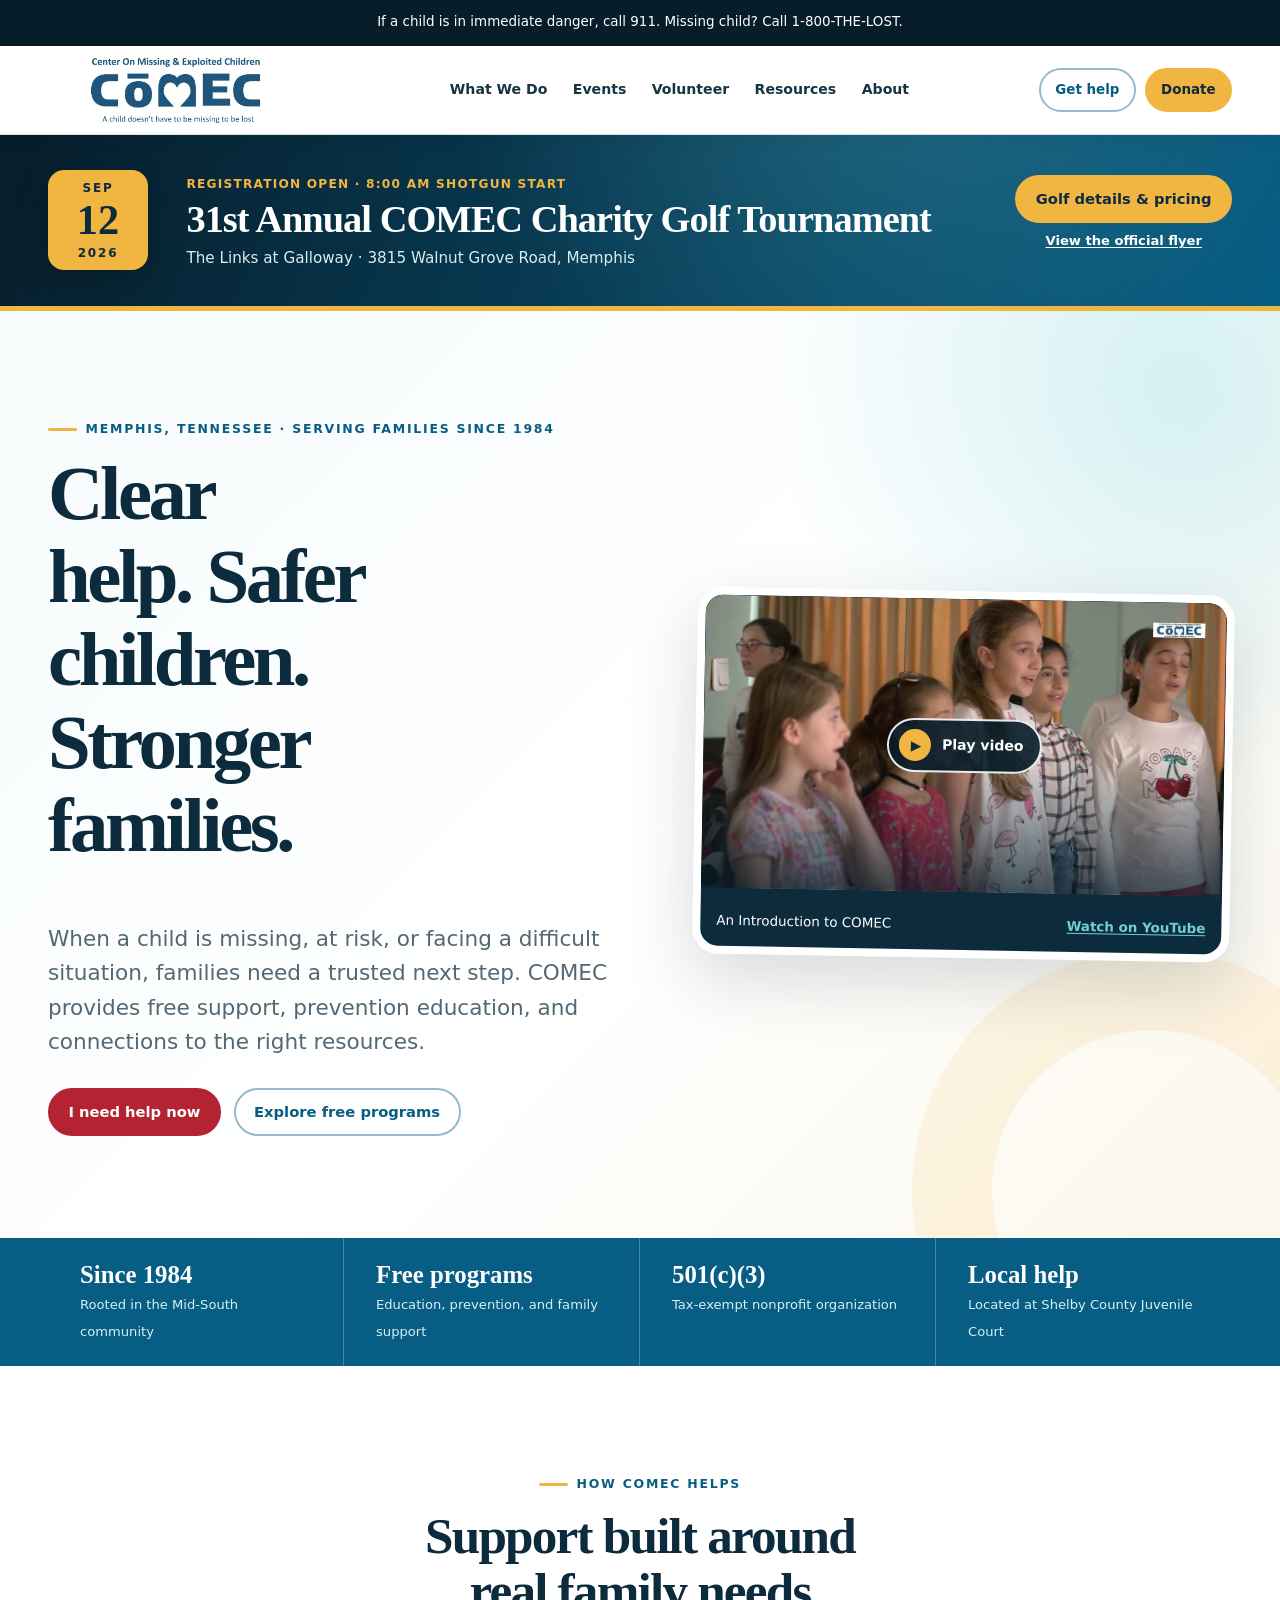
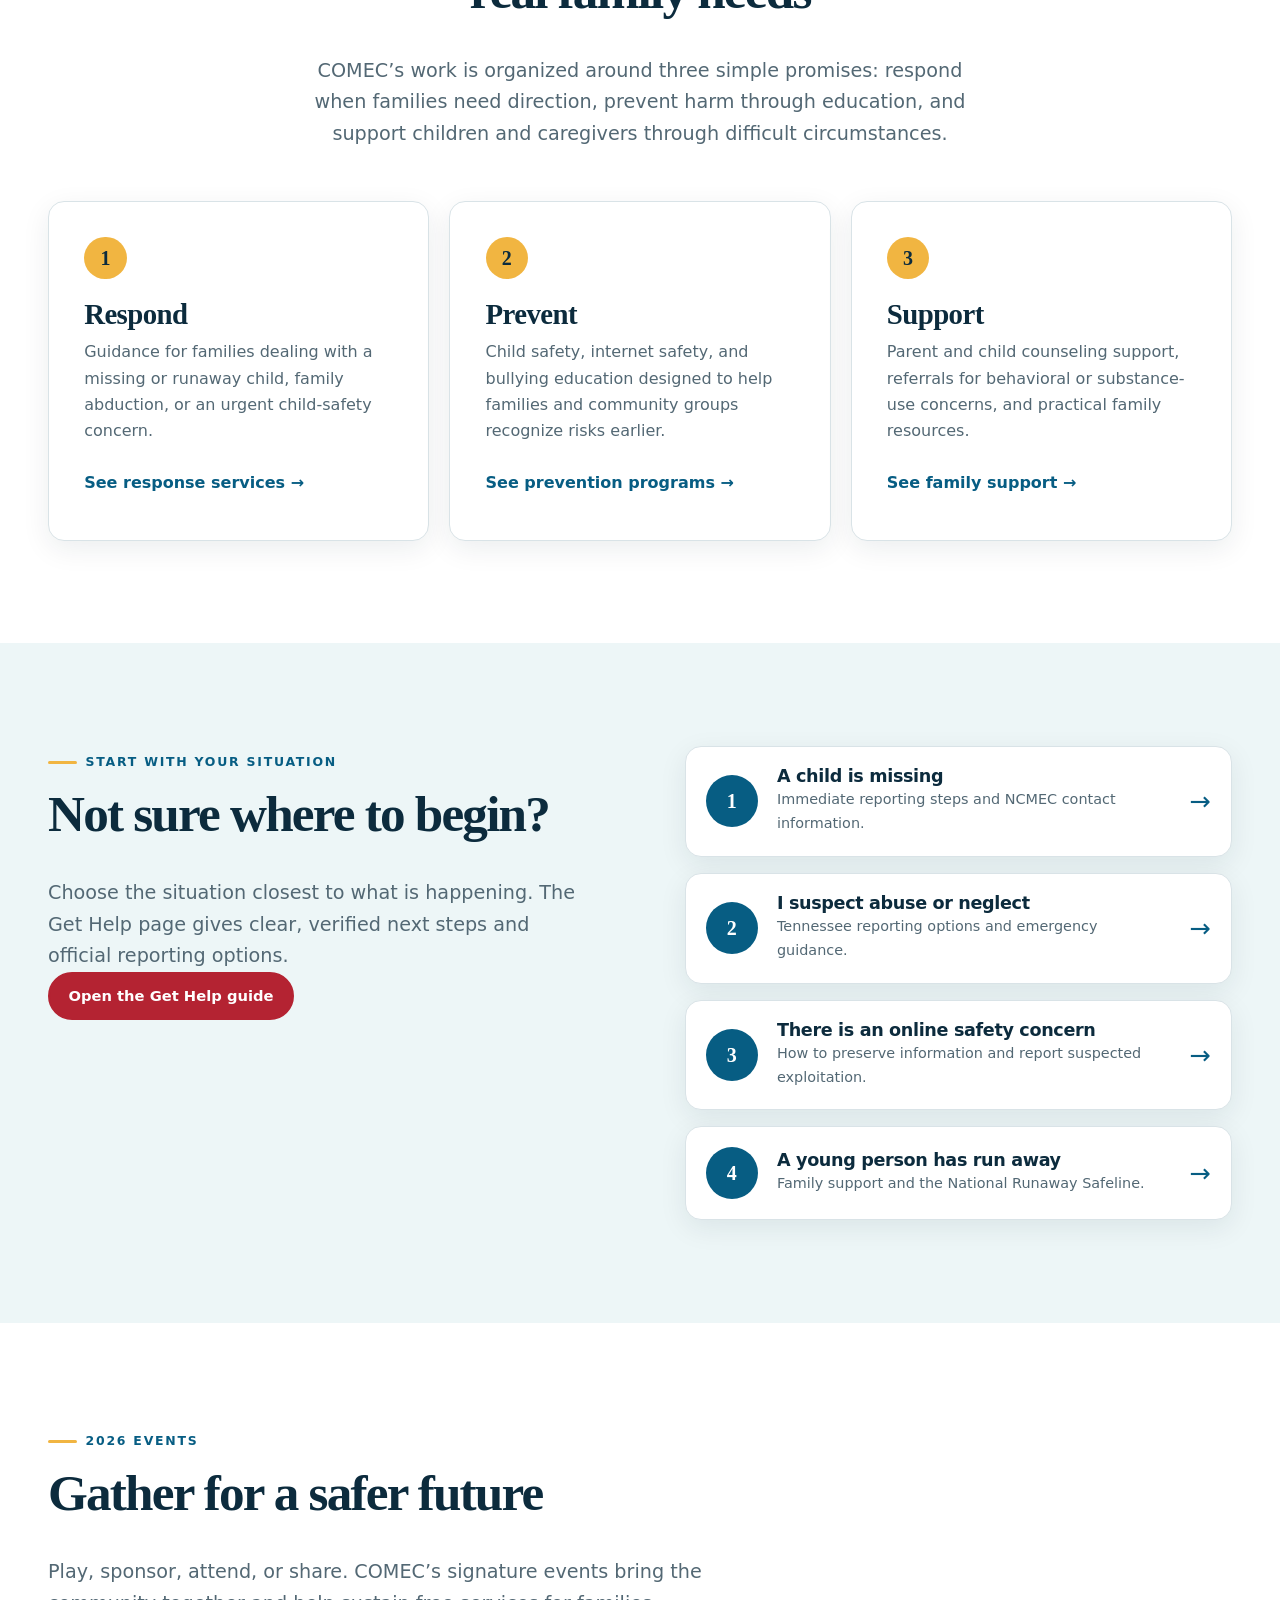
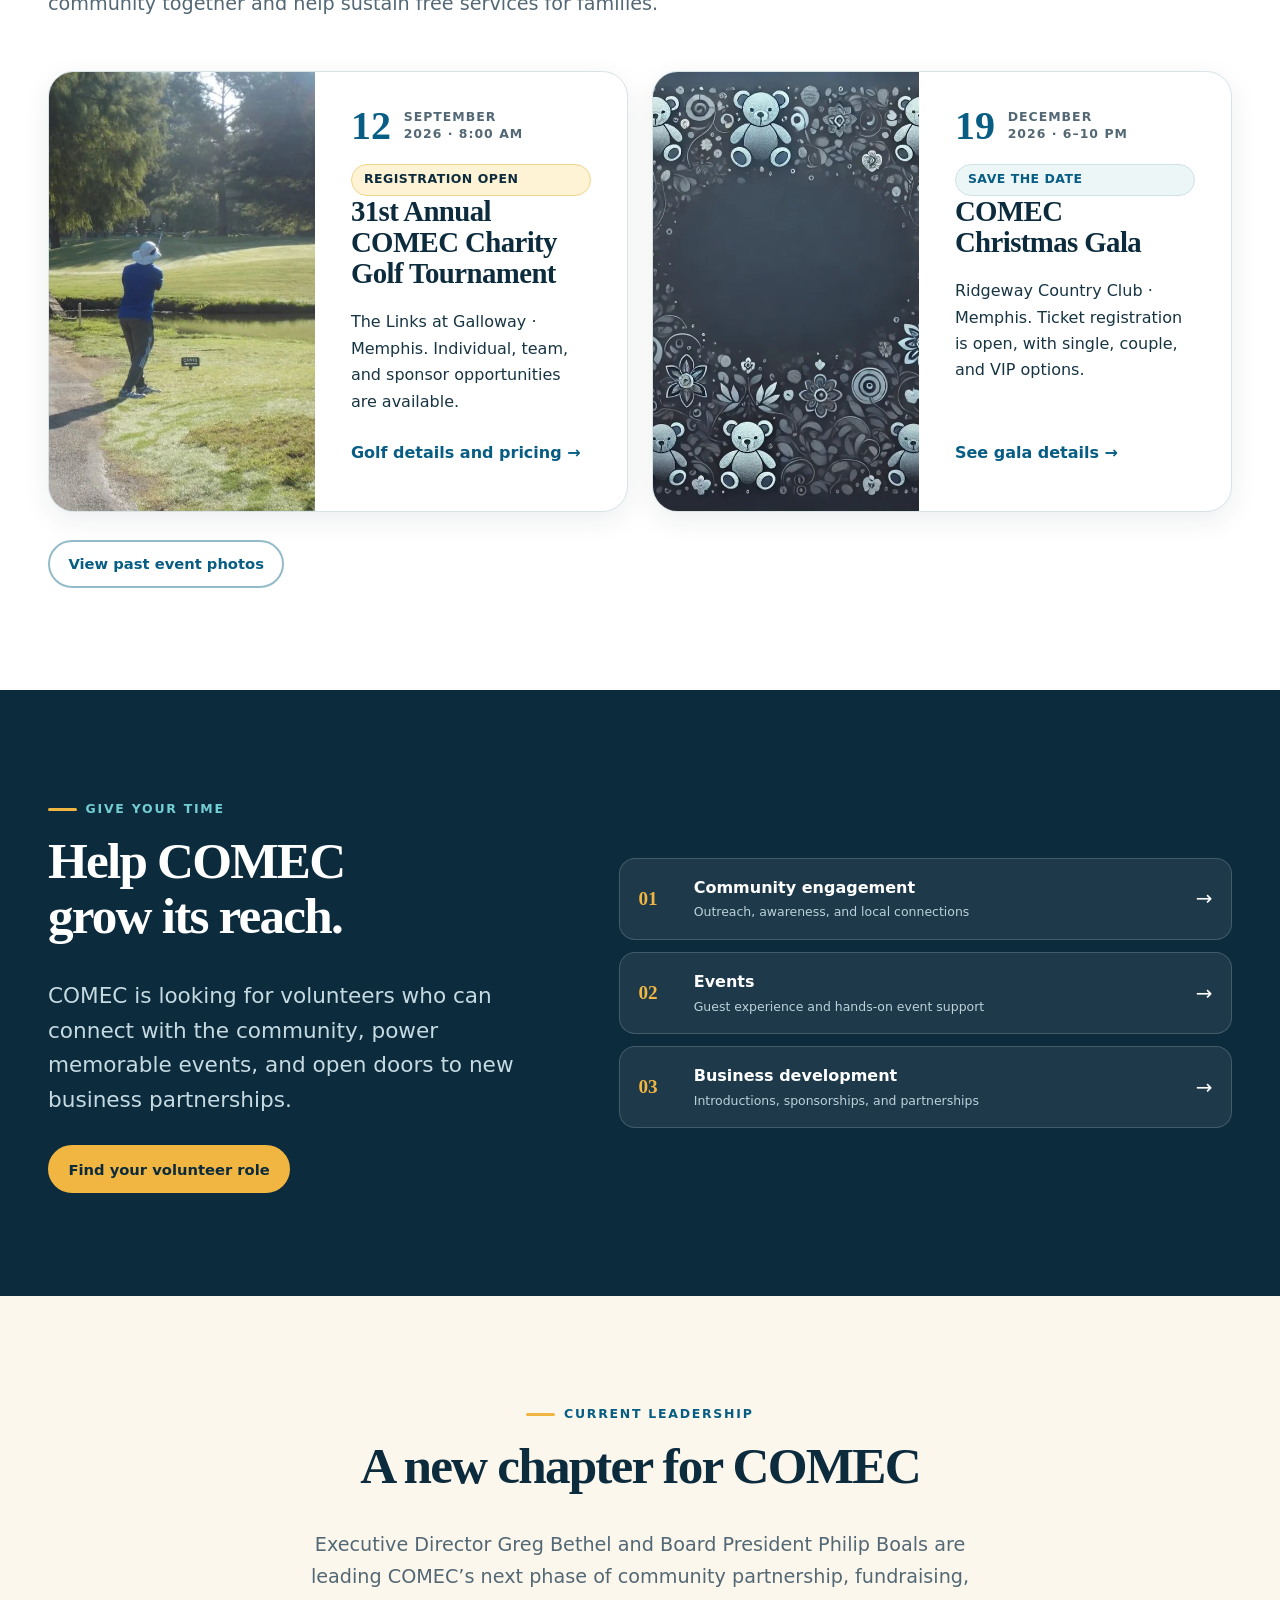
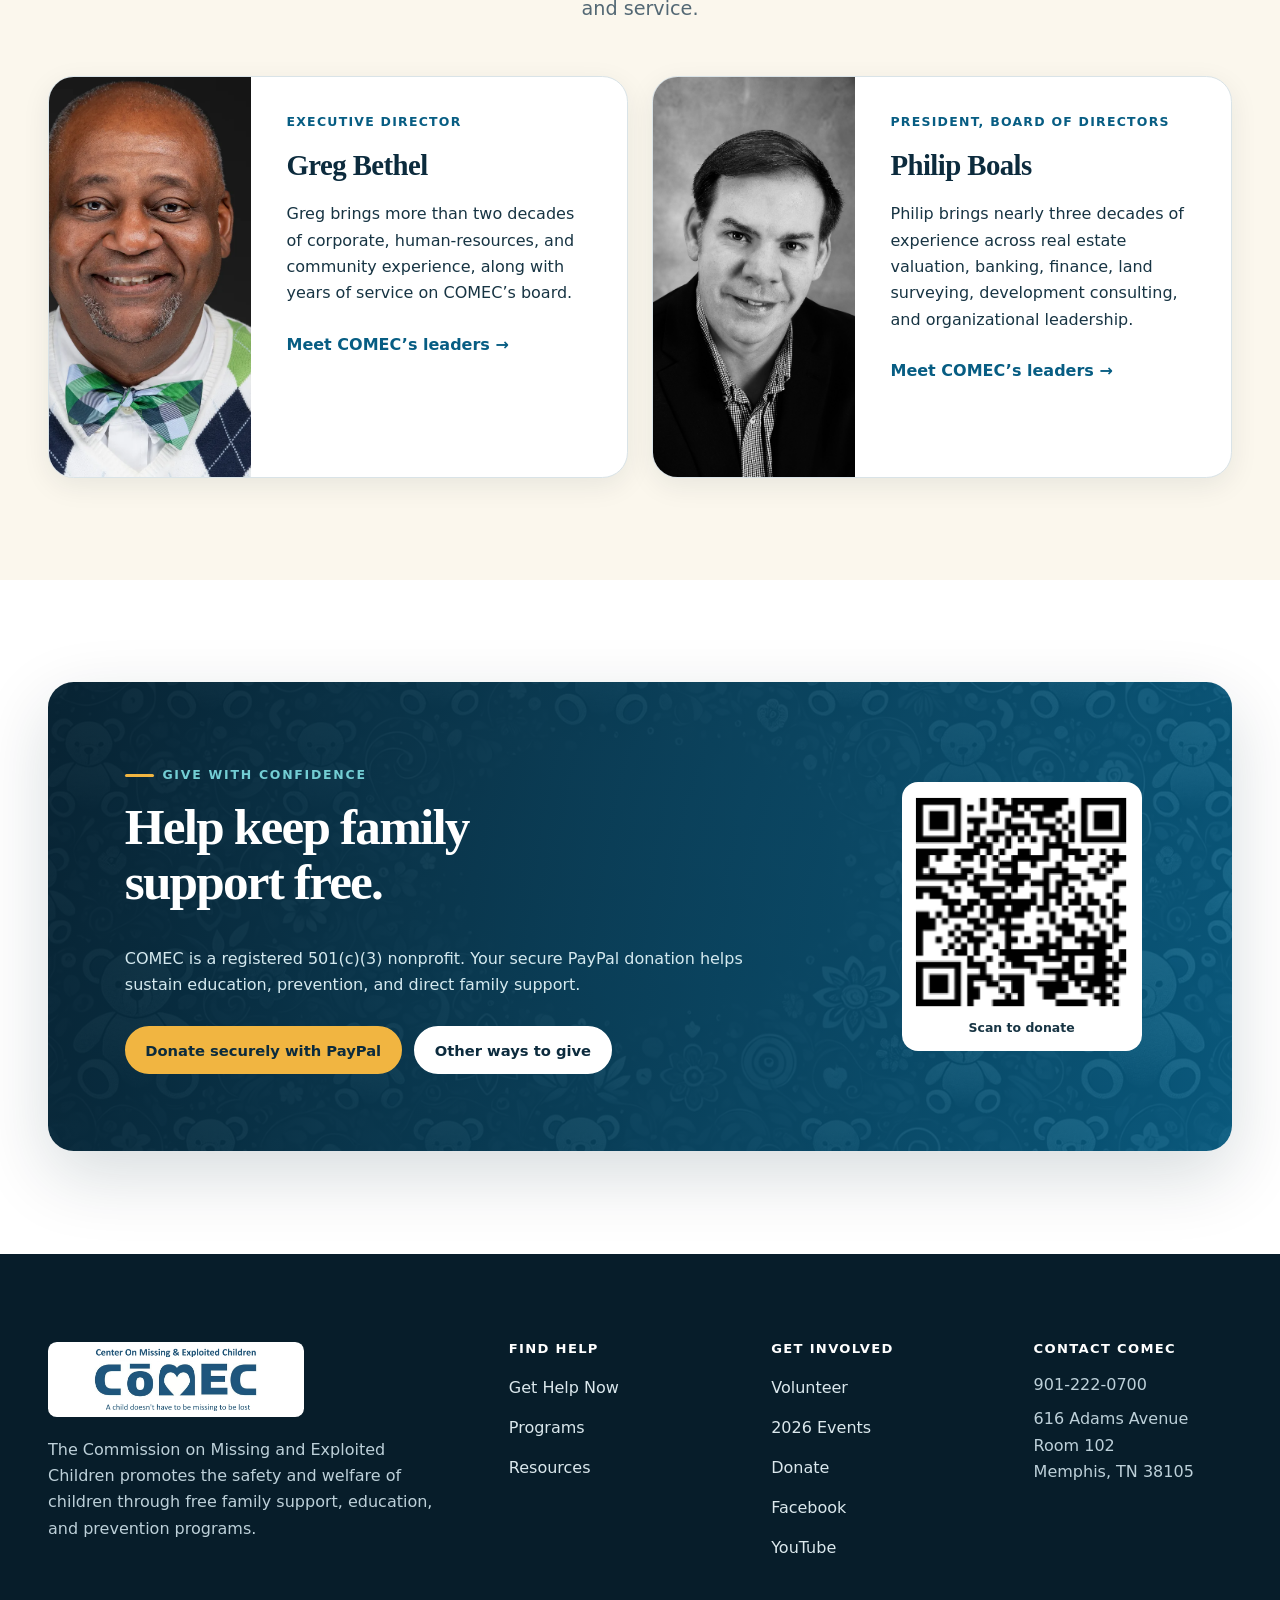
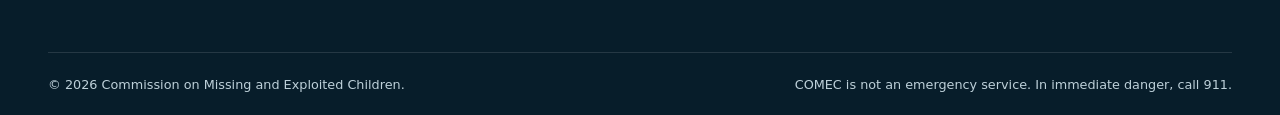
<file: index.html>
<!doctype html>
<html lang="en">
<head>
  <meta charset="utf-8">
  <meta name="viewport" content="width=device-width, initial-scale=1">
  <title>COMEC | Saving Children. Serving Families.</title>
  <meta name="description" content="COMEC helps Memphis-area families respond to missing and at-risk children through free support, prevention education, and trusted resources.">
  <link rel="canonical" href="https://www.comec.org/">
  <meta name="theme-color" content="#0c2b3d">
  <meta property="og:type" content="website">
  <meta property="og:title" content="COMEC | Saving Children. Serving Families.">
  <meta property="og:description" content="Clear next steps and free support for Memphis-area families when a child is missing, at risk, or needs help.">
  <meta property="og:url" content="https://www.comec.org/">
  <meta property="og:image" content="https://www.comec.org/assets/images/comec-mark.webp">
  <link rel="icon" type="image/png" sizes="32x32" href="assets/images/favicon-32.png">
  <link rel="apple-touch-icon" href="assets/images/apple-touch-icon.png">
  <link rel="stylesheet" href="assets/css/styles.css?v=0a2796a4d6fa">
  <script type="application/ld+json">
  {
    "@context": "https://schema.org",
    "@type": "NGO",
    "name": "Commission on Missing and Exploited Children",
    "alternateName": "COMEC",
    "url": "https://www.comec.org/",
    "logo": "https://www.comec.org/assets/images/comec-mark.webp",
    "foundingDate": "1984",
    "telephone": "+1-901-222-0700",
    "address": {
      "@type": "PostalAddress",
      "streetAddress": "616 Adams Avenue, Room 102",
      "addressLocality": "Memphis",
      "addressRegion": "TN",
      "postalCode": "38105",
      "addressCountry": "US"
    },
    "sameAs": [
      "https://www.facebook.com/comecmemphis",
      "https://www.youtube.com/watch?v=IUwCqhVjnOg"
    ]
  }
  </script>
  <script type="application/ld+json">
  {
    "@context": "https://schema.org",
    "@type": "VideoObject",
    "name": "An Introduction to COMEC",
    "description": "Learn about the Commission on Missing and Exploited Children and its service to families.",
    "thumbnailUrl": "https://www.comec.org/assets/images/comec-video-poster.jpg",
    "embedUrl": "https://www.youtube-nocookie.com/embed/IUwCqhVjnOg",
    "contentUrl": "https://www.youtube.com/watch?v=IUwCqhVjnOg"
  }
  </script>
</head>
<body>
  <a class="skip-link" href="#main-content">Skip to main content</a>

  <div class="crisis-bar" role="region" aria-label="Immediate help">
    <div class="container crisis-bar__inner">
      <span>If a child is in immediate danger, call 911. Missing child? Call 1-800-THE-LOST.</span>
    </div>
  </div>

  <header class="site-header">
    <div class="container header-inner">
      <a class="brand" href="index.html" aria-label="COMEC home">
        <img src="assets/images/comec-logo-wide.jpg" width="960" height="250" alt="COMEC — Saving Children. Serving Families.">
      </a>
      <nav class="site-nav" id="primary-navigation" aria-label="Primary navigation" data-site-nav>
        <ul>
          <li class="nav-mobile-only"><a href="get-help.html">Get Help</a></li>
          <li><a href="programs.html">What We Do</a></li>
          <li><a href="events.html">Events</a></li>
          <li><a href="volunteer.html">Volunteer</a></li>
          <li><a href="resources.html">Resources</a></li>
          <li><a href="about.html">About</a></li>
          <li class="nav-mobile-only"><a href="donate.html">Donate</a></li>
        </ul>
      </nav>
      <div class="header-actions">
        <a class="button button--outline" href="get-help.html">Get help</a>
        <a class="button button--gold" href="donate.html">Donate</a>
      </div>
      <button class="nav-toggle" type="button" aria-expanded="false" aria-controls="primary-navigation" aria-label="Open navigation" data-nav-toggle>
        <span class="nav-toggle__bars" aria-hidden="true"></span>
      </button>
    </div>
  </header>

  <main id="main-content">
    <section class="event-spotlight" aria-labelledby="home-golf-title">
      <div class="container event-spotlight__inner">
        <div class="event-spotlight__date" aria-hidden="true">
          <span>SEP</span>
          <strong>12</strong>
          <small>2026</small>
        </div>
        <div class="event-spotlight__copy">
          <span class="event-spotlight__kicker">Registration open · 8:00 AM shotgun start</span>
          <h2 id="home-golf-title">31st Annual COMEC Charity Golf Tournament</h2>
          <p>The Links at Galloway · 3815 Walnut Grove Road, Memphis</p>
        </div>
        <div class="event-spotlight__actions">
          <a class="button button--gold" href="events.html#golf">Golf details &amp; pricing</a>
          <a class="event-spotlight__flyer" href="assets/docs/comec-2026-golf-flyer.pdf">View the official flyer</a>
        </div>
      </div>
    </section>

    <section class="hero">
      <div class="container hero__inner">
        <div class="hero__content">
          <span class="eyebrow">Memphis, Tennessee · Serving families since 1984</span>
          <h1>Clear help. Safer children. Stronger families.</h1>
          <p class="lead">When a child is missing, at risk, or facing a difficult situation, families need a trusted next step. COMEC provides free support, prevention education, and connections to the right resources.</p>
          <div class="button-row">
            <a class="button button--danger" href="get-help.html">I need help now</a>
            <a class="button button--outline" href="programs.html">Explore free programs</a>
          </div>
        </div>

        <div class="hero__media" id="comec-video">
          <div class="video-card">
            <div class="video-frame" data-video-id="IUwCqhVjnOg" data-video-url="https://www.youtube.com/watch?v=IUwCqhVjnOg">
              <button class="video-launch" type="button" aria-label="Play An Introduction to COMEC" data-video-launch>
                <img src="assets/images/comec-video-poster.jpg" width="1280" height="720" alt="">
                <span class="video-play"><span class="video-play__icon" aria-hidden="true">▶</span>Play video</span>
              </button>
              <noscript><a class="video-noscript" href="https://www.youtube.com/watch?v=IUwCqhVjnOg">Watch An Introduction to COMEC on YouTube</a></noscript>
            </div>
            <div class="video-caption">
              <span>An Introduction to COMEC</span>
              <a href="https://www.youtube.com/watch?v=IUwCqhVjnOg" target="_blank" rel="noopener noreferrer">Watch on YouTube</a>
            </div>
          </div>
        </div>
      </div>
    </section>

    <section class="trust-strip" aria-label="COMEC facts">
      <div class="container trust-grid">
        <div class="trust-item">
          <strong>Since 1984</strong>
          <span>Rooted in the Mid-South community</span>
        </div>
        <div class="trust-item">
          <strong>Free programs</strong>
          <span>Education, prevention, and family support</span>
        </div>
        <div class="trust-item">
          <strong>501(c)(3)</strong>
          <span>Tax-exempt nonprofit organization</span>
        </div>
        <div class="trust-item">
          <strong>Local help</strong>
          <span>Located at Shelby County Juvenile Court</span>
        </div>
      </div>
    </section>

    <section class="section" aria-labelledby="how-we-help-title">
      <div class="container">
        <div class="section-heading centered">
          <span class="eyebrow">How COMEC helps</span>
          <h2 id="how-we-help-title">Support built around real family needs</h2>
          <p>COMEC’s work is organized around three simple promises: respond when families need direction, prevent harm through education, and support children and caregivers through difficult circumstances.</p>
        </div>
        <div class="card-grid">
          <article class="card service-card">
            <span class="card__number" aria-hidden="true">1</span>
            <h3>Respond</h3>
            <p>Guidance for families dealing with a missing or runaway child, family abduction, or an urgent child-safety concern.</p>
            <a class="text-link" href="programs.html#respond">See response services</a>
          </article>
          <article class="card service-card">
            <span class="card__number" aria-hidden="true">2</span>
            <h3>Prevent</h3>
            <p>Child safety, internet safety, and bullying education designed to help families and community groups recognize risks earlier.</p>
            <a class="text-link" href="programs.html#prevent">See prevention programs</a>
          </article>
          <article class="card service-card">
            <span class="card__number" aria-hidden="true">3</span>
            <h3>Support</h3>
            <p>Parent and child counseling support, referrals for behavioral or substance-use concerns, and practical family resources.</p>
            <a class="text-link" href="programs.html#support">See family support</a>
          </article>
        </div>
      </div>
    </section>

    <section class="section section--mist" aria-labelledby="start-title">
      <div class="container split split--top">
        <div class="section-heading">
          <span class="eyebrow">Start with your situation</span>
          <h2 id="start-title">Not sure where to begin?</h2>
          <p>Choose the situation closest to what is happening. The Get Help page gives clear, verified next steps and official reporting options.</p>
          <a class="button button--danger" href="get-help.html">Open the Get Help guide</a>
        </div>
        <div class="scenario-list">
          <a class="scenario" href="get-help.html#missing-child">
            <span class="scenario__number" aria-hidden="true">1</span>
            <div><h3>A child is missing</h3><p>Immediate reporting steps and NCMEC contact information.</p></div>
            <span class="scenario__arrow" aria-hidden="true">→</span>
          </a>
          <a class="scenario" href="get-help.html#abuse-neglect">
            <span class="scenario__number" aria-hidden="true">2</span>
            <div><h3>I suspect abuse or neglect</h3><p>Tennessee reporting options and emergency guidance.</p></div>
            <span class="scenario__arrow" aria-hidden="true">→</span>
          </a>
          <a class="scenario" href="get-help.html#online-exploitation">
            <span class="scenario__number" aria-hidden="true">3</span>
            <div><h3>There is an online safety concern</h3><p>How to preserve information and report suspected exploitation.</p></div>
            <span class="scenario__arrow" aria-hidden="true">→</span>
          </a>
          <a class="scenario" href="get-help.html#runaway-youth">
            <span class="scenario__number" aria-hidden="true">4</span>
            <div><h3>A young person has run away</h3><p>Family support and the National Runaway Safeline.</p></div>
            <span class="scenario__arrow" aria-hidden="true">→</span>
          </a>
        </div>
      </div>
    </section>

    <section class="section" aria-labelledby="events-title">
      <div class="container">
        <div class="section-heading">
          <span class="eyebrow">2026 events</span>
          <h2 id="events-title">Gather for a safer future</h2>
          <p>Play, sponsor, attend, or share. COMEC’s signature events bring the community together and help sustain free services for families.</p>
        </div>
        <div class="event-grid">
          <article class="event-card">
            <img class="event-card__image" src="assets/images/golf-tournament.webp" width="1000" height="750" loading="lazy" alt="Golfer participating in a COMEC charity golf tournament">
            <div class="event-card__content">
              <div class="event-date">
                <span class="event-date__day">12</span>
                <span class="event-date__meta">September<br>2026 · 8:00 AM</span>
              </div>
              <span class="tag tag--gold">Registration open</span>
              <h3>31st Annual COMEC Charity Golf Tournament</h3>
              <p>The Links at Galloway · Memphis. Individual, team, and sponsor opportunities are available.</p>
              <a class="text-link" href="events.html#golf">Golf details and pricing</a>
            </div>
          </article>
          <article class="event-card">
            <img class="event-card__image event-card__image--pattern" src="assets/images/comec-pattern.webp" width="1400" height="800" loading="lazy" alt="Decorative COMEC gala pattern">
            <div class="event-card__content">
              <div class="event-date">
                <span class="event-date__day">19</span>
                <span class="event-date__meta">December<br>2026 · 6–10 PM</span>
              </div>
              <span class="tag">Save the date</span>
              <h3>COMEC Christmas Gala</h3>
              <p>Ridgeway Country Club · Memphis. Ticket registration is open, with single, couple, and VIP options.</p>
              <a class="text-link" href="events.html#gala">See gala details</a>
            </div>
          </article>
        </div>
        <div class="button-row"><a class="button button--outline" href="events.html#past-events">View past event photos</a></div>
      </div>
    </section>

    <section class="section section--navy" aria-labelledby="home-volunteer-title">
      <div class="container volunteer-callout">
        <div class="volunteer-callout__intro">
          <span class="eyebrow eyebrow--light">Give your time</span>
          <h2 id="home-volunteer-title">Help COMEC grow its reach.</h2>
          <p class="lead lead--light">COMEC is looking for volunteers who can connect with the community, power memorable events, and open doors to new business partnerships.</p>
          <div class="button-row"><a class="button button--gold" href="volunteer.html">Find your volunteer role</a></div>
        </div>
        <div class="volunteer-callout__roles" aria-label="Volunteer opportunities">
          <a class="volunteer-callout__role" href="volunteer.html#community-engagement"><span>01</span><span><strong>Community engagement</strong><small>Outreach, awareness, and local connections</small></span><span aria-hidden="true">→</span></a>
          <a class="volunteer-callout__role" href="volunteer.html#events"><span>02</span><span><strong>Events</strong><small>Guest experience and hands-on event support</small></span><span aria-hidden="true">→</span></a>
          <a class="volunteer-callout__role" href="volunteer.html#business-development"><span>03</span><span><strong>Business development</strong><small>Introductions, sponsorships, and partnerships</small></span><span aria-hidden="true">→</span></a>
        </div>
      </div>
    </section>

    <section class="section section--cream" aria-labelledby="leadership-title">
      <div class="container">
        <div class="section-heading centered">
          <span class="eyebrow">Current leadership</span>
          <h2 id="leadership-title">A new chapter for COMEC</h2>
          <p>Executive Director Greg Bethel and Board President Philip Boals are leading COMEC’s next phase of community partnership, fundraising, and service.</p>
        </div>
        <div class="profile-grid">
          <article class="profile-card profile-card--greg">
            <img src="assets/images/greg-bethel.webp" width="1600" height="1067" loading="lazy" alt="Greg Bethel, Executive Director of COMEC">
            <div class="profile-card__content">
              <span class="profile-card__role">Executive Director</span>
              <h3>Greg Bethel</h3>
              <p>Greg brings more than two decades of corporate, human-resources, and community experience, along with years of service on COMEC’s board.</p>
              <a class="text-link" href="about.html#leadership">Meet COMEC’s leaders</a>
            </div>
          </article>
          <article class="profile-card profile-card--philip">
            <img src="assets/images/philip-boals-original.jpeg" width="2830" height="3962" loading="lazy" alt="Philip Boals, President of the COMEC Board of Directors">
            <div class="profile-card__content">
              <span class="profile-card__role">President, Board of Directors</span>
              <h3>Philip Boals</h3>
              <p>Philip brings nearly three decades of experience across real estate valuation, banking, finance, land surveying, development consulting, and organizational leadership.</p>
              <a class="text-link" href="about.html#leadership">Meet COMEC’s leaders</a>
            </div>
          </article>
        </div>
      </div>
    </section>

    <section class="section" aria-labelledby="give-title">
      <div class="container">
        <div class="donation-panel">
          <div class="donation-panel__inner">
            <div>
              <span class="eyebrow eyebrow--light">Give with confidence</span>
              <h2 id="give-title">Help keep family support free.</h2>
              <p>COMEC is a registered 501(c)(3) nonprofit. Your secure PayPal donation helps sustain education, prevention, and direct family support.</p>
              <div class="button-row">
                <a class="button button--gold" href="https://www.paypal.com/donate/?hosted_button_id=W2UWSR3RPZLNS&amp;source=qr" target="_blank" rel="noopener noreferrer">Donate securely with PayPal</a>
                <a class="button button--light" href="donate.html">Other ways to give</a>
              </div>
            </div>
            <div class="qr-card">
              <img src="assets/images/paypal-donation-qr.png" width="228" height="227" loading="lazy" alt="QR code for COMEC's secure PayPal donation page">
              <span>Scan to donate</span>
            </div>
          </div>
        </div>
      </div>
    </section>
  </main>

  <footer class="site-footer">
    <div class="container footer-main">
      <div class="footer-brand">
        <img src="assets/images/comec-logo-wide.jpg" width="960" height="250" loading="lazy" alt="COMEC">
        <p>The Commission on Missing and Exploited Children promotes the safety and welfare of children through free family support, education, and prevention programs.</p>
      </div>
      <div>
        <h2>Find help</h2>
        <ul class="footer-links">
          <li><a href="get-help.html">Get Help Now</a></li>
          <li><a href="programs.html">Programs</a></li>
          <li><a href="resources.html">Resources</a></li>
        </ul>
      </div>
      <div>
        <h2>Get involved</h2>
        <ul class="footer-links">
          <li><a href="volunteer.html">Volunteer</a></li>
          <li><a href="events.html">2026 Events</a></li>
          <li><a href="donate.html">Donate</a></li>
          <li><a href="https://www.facebook.com/comecmemphis" target="_blank" rel="noopener noreferrer">Facebook</a></li>
          <li><a href="https://www.youtube.com/watch?v=IUwCqhVjnOg" target="_blank" rel="noopener noreferrer">YouTube</a></li>
        </ul>
      </div>
      <div>
        <h2>Contact COMEC</h2>
        <ul class="footer-links">
          <li>901-222-0700</li>
          <li>616 Adams Avenue<br>Room 102<br>Memphis, TN 38105</li>
        </ul>
      </div>
    </div>
    <div class="container footer-bottom">
      <p>© <span data-current-year>2026</span> Commission on Missing and Exploited Children.</p>
      <p>COMEC is not an emergency service. In immediate danger, call 911.</p>
    </div>
  </footer>

  <script src="assets/js/main.js" defer></script>
</body>
</html>
</file>
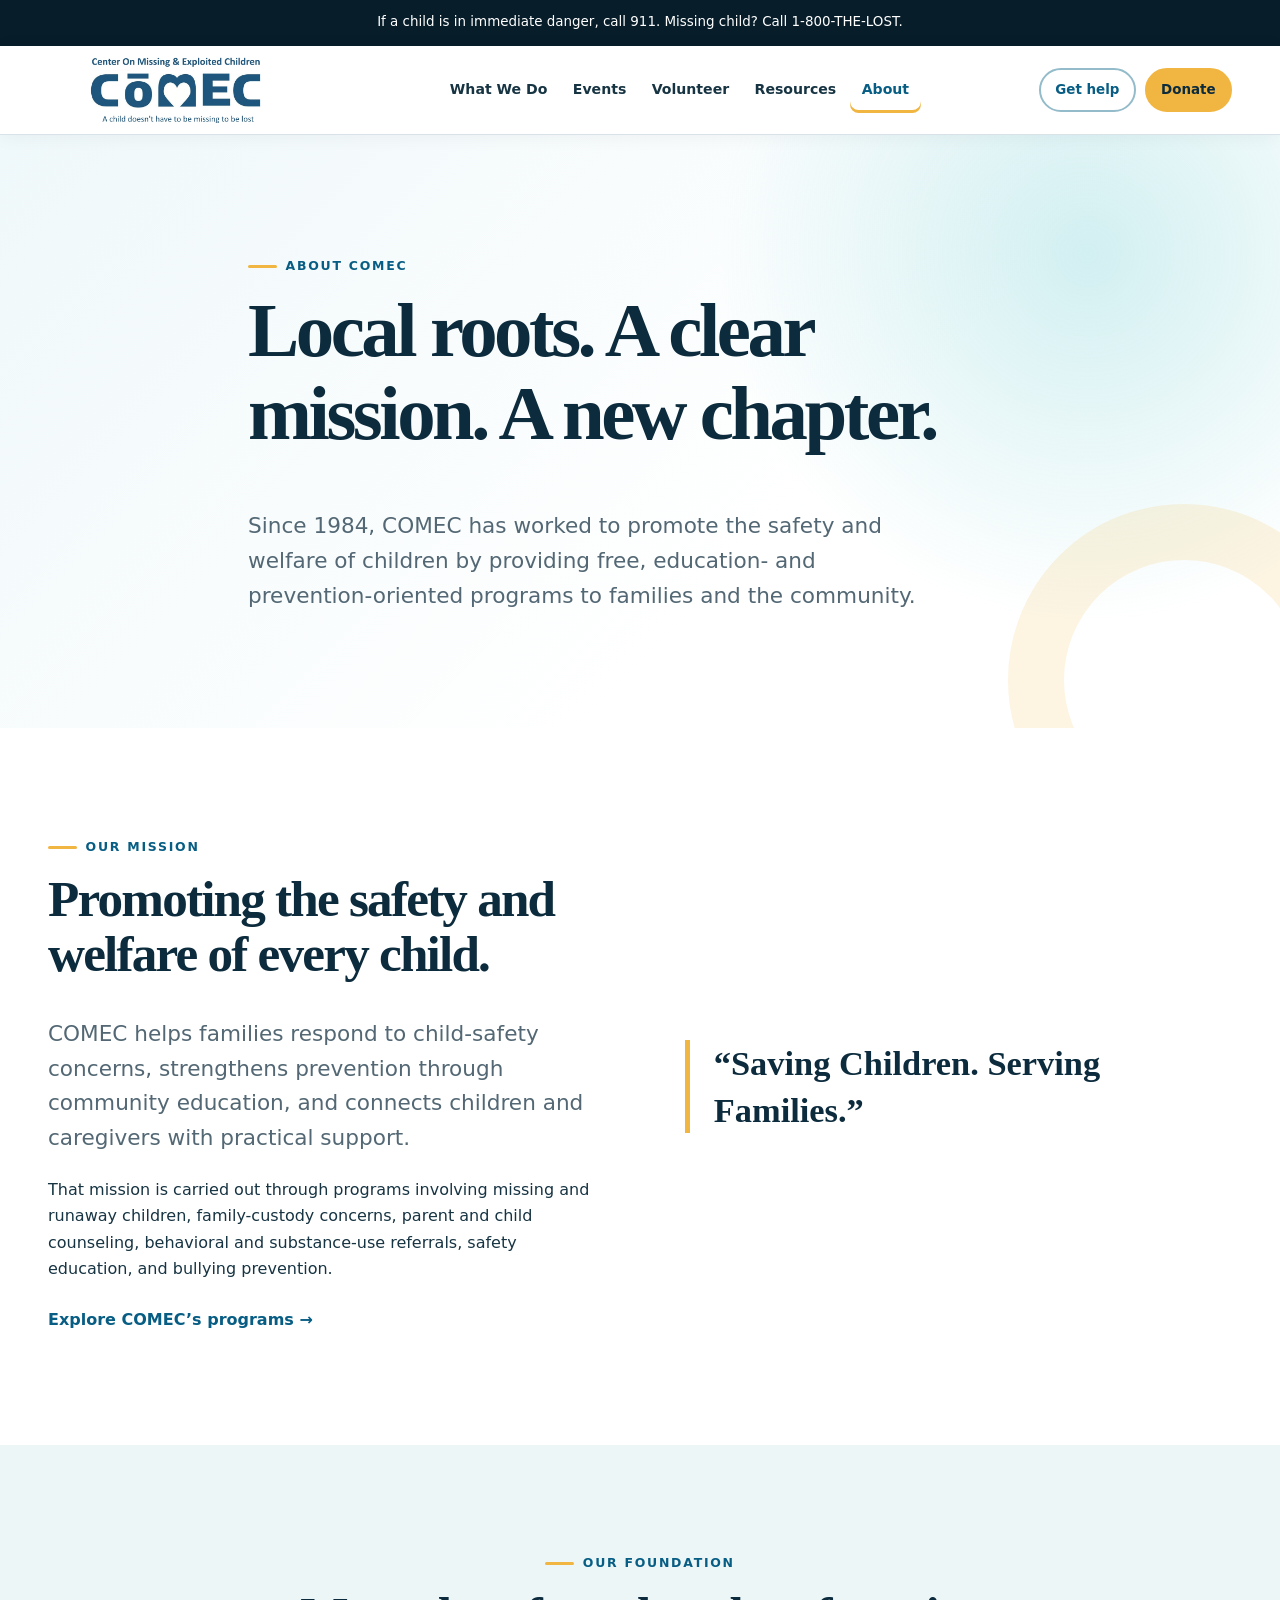
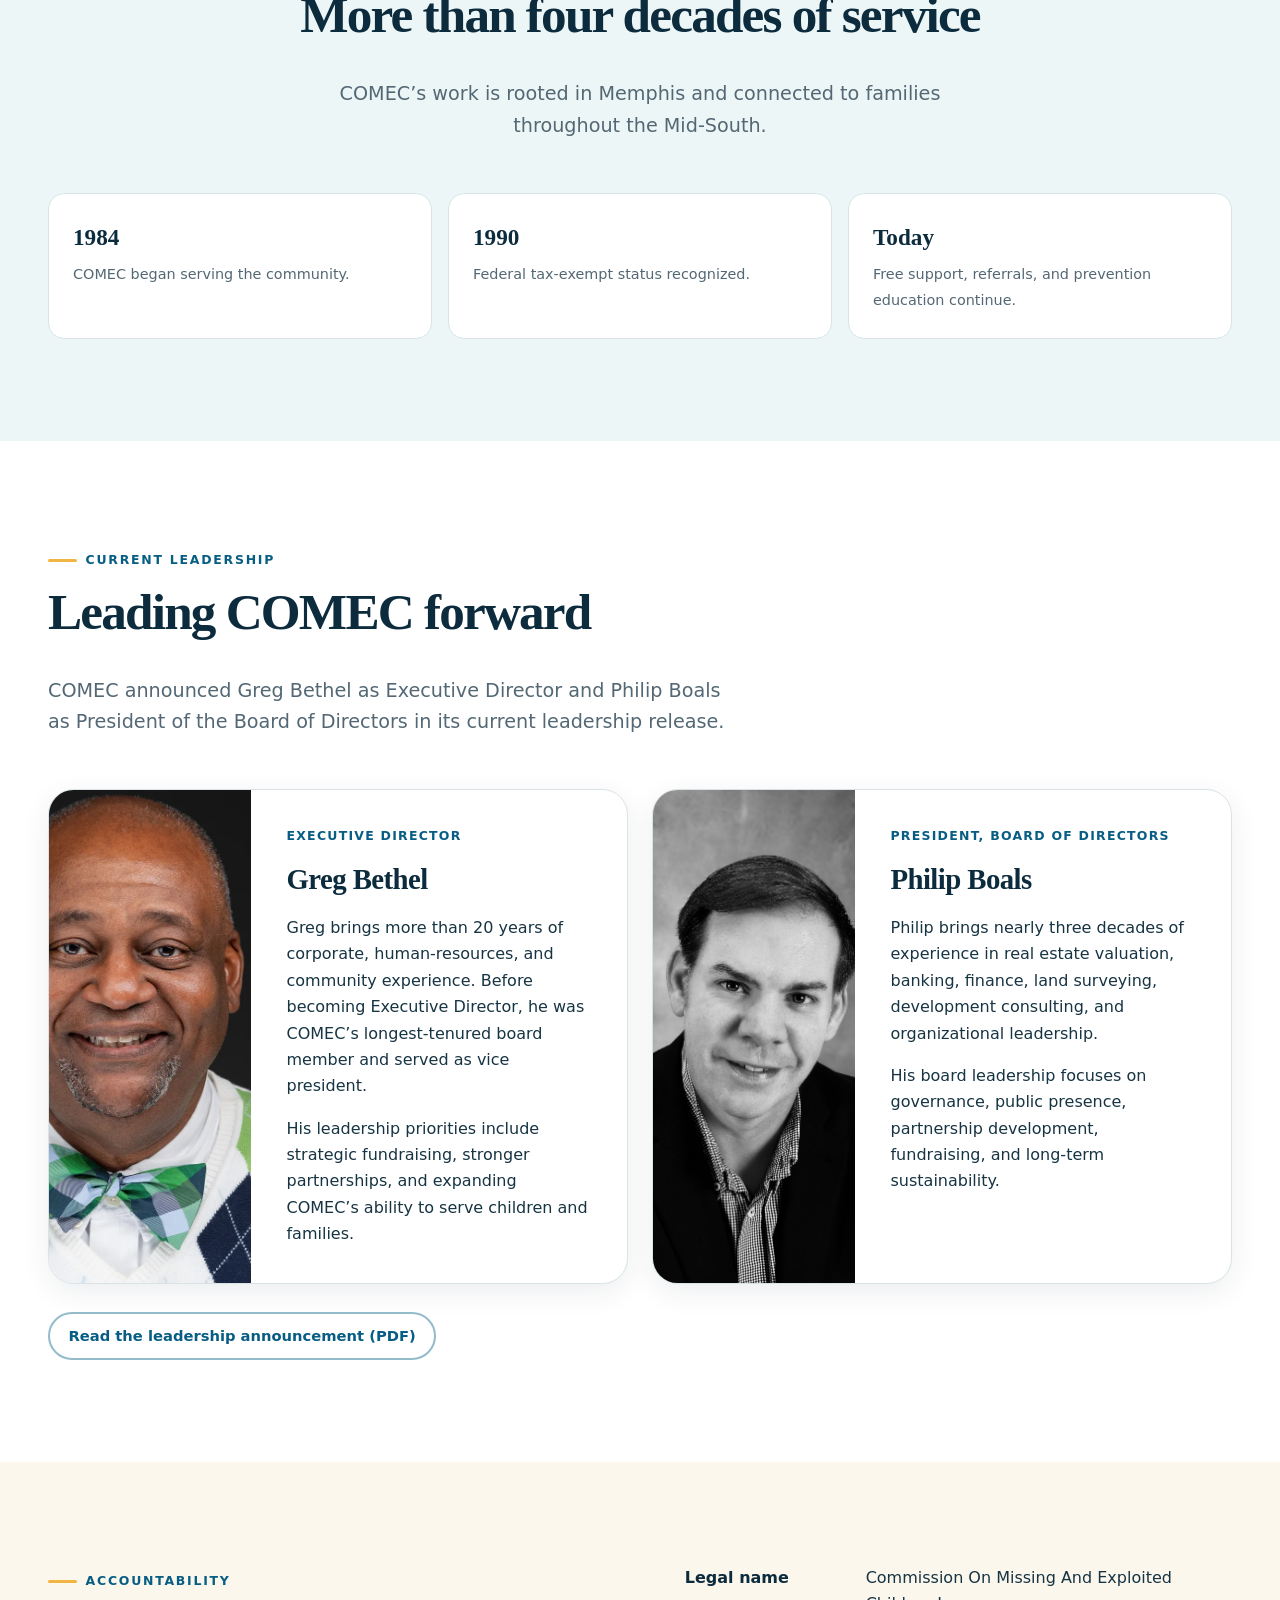
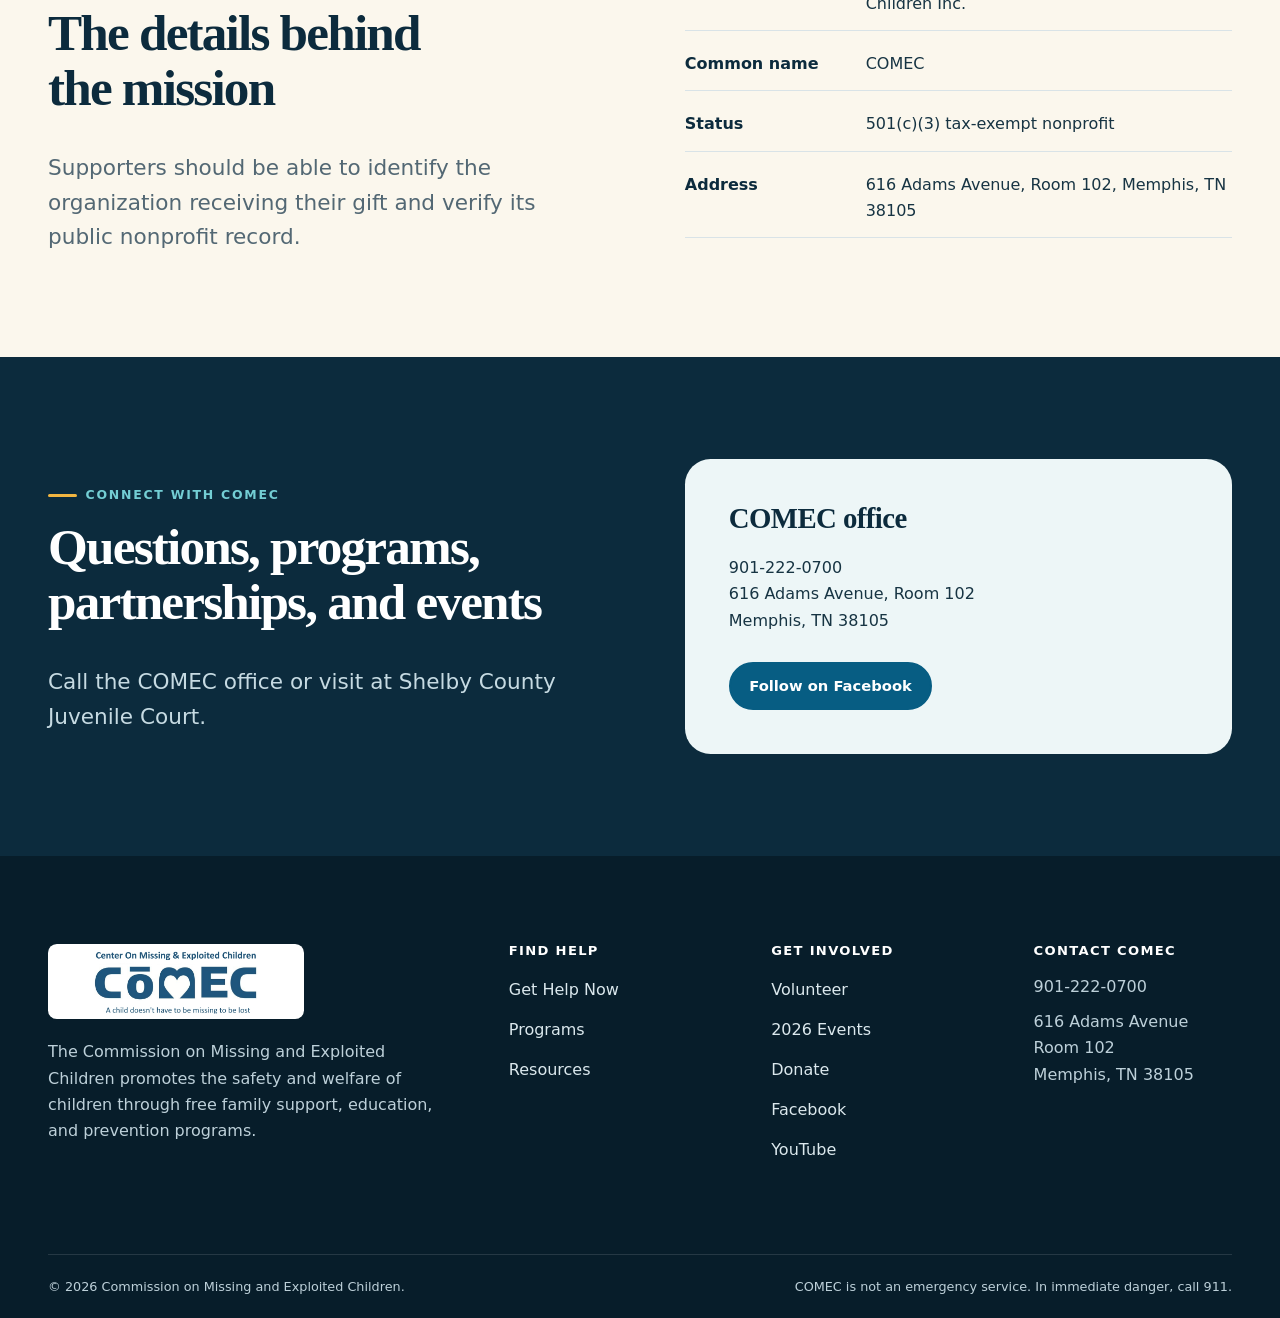
<file: about.html>
<!doctype html>
<html lang="en">
<head>
  <meta charset="utf-8">
  <meta name="viewport" content="width=device-width, initial-scale=1">
  <title>About COMEC | Mission, Leadership &amp; Accountability</title>
  <meta name="description" content="Meet COMEC's current leadership, learn about its Memphis mission since 1984, and find the nonprofit's legal and accountability information.">
  <link rel="canonical" href="https://www.comec.org/about.html">
  <meta name="theme-color" content="#0c2b3d">
  <meta property="og:title" content="About COMEC">
  <meta property="og:description" content="Serving children and families since 1984 under the leadership of Greg Bethel and Philip Boals.">
  <meta property="og:image" content="https://www.comec.org/assets/images/comec-mark.webp">
  <link rel="icon" type="image/png" sizes="32x32" href="assets/images/favicon-32.png">
  <link rel="apple-touch-icon" href="assets/images/apple-touch-icon.png">
  <link rel="stylesheet" href="assets/css/styles.css?v=0a2796a4d6fa">
</head>
<body>
  <a class="skip-link" href="#main-content">Skip to main content</a>
  <div class="crisis-bar" role="region" aria-label="Immediate help"><div class="container crisis-bar__inner"><span>If a child is in immediate danger, call 911. Missing child? Call 1-800-THE-LOST.</span></div></div>
  <header class="site-header"><div class="container header-inner"><a class="brand" href="index.html" aria-label="COMEC home"><img src="assets/images/comec-logo-wide.jpg" width="960" height="250" alt="COMEC — Saving Children. Serving Families."></a><nav class="site-nav" id="primary-navigation" aria-label="Primary navigation" data-site-nav><ul><li class="nav-mobile-only"><a href="get-help.html">Get Help</a></li><li><a href="programs.html">What We Do</a></li><li><a href="events.html">Events</a></li><li><a href="volunteer.html">Volunteer</a></li><li><a href="resources.html">Resources</a></li><li><a href="about.html" aria-current="page">About</a></li><li class="nav-mobile-only"><a href="donate.html">Donate</a></li></ul></nav><div class="header-actions"><a class="button button--outline" href="get-help.html">Get help</a><a class="button button--gold" href="donate.html">Donate</a></div><button class="nav-toggle" type="button" aria-expanded="false" aria-controls="primary-navigation" aria-label="Open navigation" data-nav-toggle><span class="nav-toggle__bars" aria-hidden="true"></span></button></div></header>

  <main id="main-content">
    <section class="page-hero"><div class="container page-hero__content"><span class="eyebrow">About COMEC</span><h1>Local roots. A clear mission. A new chapter.</h1><p class="lead">Since 1984, COMEC has worked to promote the safety and welfare of children by providing free, education- and prevention-oriented programs to families and the community.</p></div></section>

    <section class="section" aria-labelledby="mission-title">
      <div class="container split">
        <div>
          <span class="eyebrow">Our mission</span>
          <h2 id="mission-title">Promoting the safety and welfare of every child.</h2>
          <p class="lead">COMEC helps families respond to child-safety concerns, strengthens prevention through community education, and connects children and caregivers with practical support.</p>
          <p>That mission is carried out through programs involving missing and runaway children, family-custody concerns, parent and child counseling, behavioral and substance-use referrals, safety education, and bullying prevention.</p>
          <a class="text-link" href="programs.html">Explore COMEC’s programs</a>
        </div>
        <blockquote class="quote">“Saving Children. Serving Families.”</blockquote>
      </div>
    </section>

    <section class="section section--mist" aria-labelledby="history-title">
      <div class="container">
        <div class="section-heading centered"><span class="eyebrow">Our foundation</span><h2 id="history-title">More than four decades of service</h2><p>COMEC’s work is rooted in Memphis and connected to families throughout the Mid-South.</p></div>
        <div class="about-facts">
          <div class="fact"><strong>1984</strong><span>COMEC began serving the community.</span></div>
          <div class="fact"><strong>1990</strong><span>Federal tax-exempt status recognized.</span></div>
          <div class="fact"><strong>Today</strong><span>Free support, referrals, and prevention education continue.</span></div>
        </div>
      </div>
    </section>

    <section class="section" id="leadership" aria-labelledby="leadership-title">
      <div class="container">
        <div class="section-heading"><span class="eyebrow">Current leadership</span><h2 id="leadership-title">Leading COMEC forward</h2><p>COMEC announced Greg Bethel as Executive Director and Philip Boals as President of the Board of Directors in its current leadership release.</p></div>
        <div class="profile-grid">
          <article class="profile-card profile-card--greg">
            <img src="assets/images/greg-bethel.webp" width="1600" height="1067" alt="Greg Bethel, COMEC Executive Director">
            <div class="profile-card__content"><span class="profile-card__role">Executive Director</span><h3>Greg Bethel</h3><p>Greg brings more than 20 years of corporate, human-resources, and community experience. Before becoming Executive Director, he was COMEC’s longest-tenured board member and served as vice president.</p><p>His leadership priorities include strategic fundraising, stronger partnerships, and expanding COMEC’s ability to serve children and families.</p></div>
          </article>
          <article class="profile-card profile-card--philip">
            <img src="assets/images/philip-boals-original.jpeg" width="2830" height="3962" alt="Philip Boals, President of the COMEC Board of Directors">
            <div class="profile-card__content"><span class="profile-card__role">President, Board of Directors</span><h3>Philip Boals</h3><p>Philip brings nearly three decades of experience in real estate valuation, banking, finance, land surveying, development consulting, and organizational leadership.</p><p>His board leadership focuses on governance, public presence, partnership development, fundraising, and long-term sustainability.</p></div>
          </article>
        </div>
        <div class="button-row"><a class="button button--outline" href="assets/docs/comec-2026-leadership-announcement.pdf" target="_blank" rel="noopener">Read the leadership announcement (PDF)</a></div>
      </div>
    </section>

    <section class="section section--cream" aria-labelledby="accountability-title">
      <div class="container split split--top">
        <div>
          <span class="eyebrow">Accountability</span>
          <h2 id="accountability-title">The details behind the mission</h2>
          <p class="lead">Supporters should be able to identify the organization receiving their gift and verify its public nonprofit record.</p>
        </div>
        <ul class="transparency-list">
          <li><strong>Legal name</strong><span>Commission On Missing And Exploited Children Inc.</span></li>
          <li><strong>Common name</strong><span>COMEC</span></li>
          <li><strong>Status</strong><span>501(c)(3) tax-exempt nonprofit</span></li>
          <li><strong>Address</strong><span>616 Adams Avenue, Room 102, Memphis, TN 38105</span></li>
        </ul>
      </div>
    </section>

    <section class="section section--navy" aria-labelledby="contact-title"><div class="container split"><div><span class="eyebrow eyebrow--light">Connect with COMEC</span><h2 id="contact-title">Questions, programs, partnerships, and events</h2><p class="lead lead--light">Call the COMEC office or visit at Shelby County Juvenile Court.</p></div><div class="contact-card text-ink"><h3>COMEC office</h3>901-222-0700<address>616 Adams Avenue, Room 102<br>Memphis, TN 38105</address><div class="button-row"><a class="button" href="https://www.facebook.com/comecmemphis" target="_blank" rel="noopener noreferrer">Follow on Facebook</a></div></div></div></section>
  </main>

  <footer class="site-footer"><div class="container footer-main"><div class="footer-brand"><img src="assets/images/comec-logo-wide.jpg" width="960" height="250" loading="lazy" alt="COMEC"><p>The Commission on Missing and Exploited Children promotes the safety and welfare of children through free family support, education, and prevention programs.</p></div><div><h2>Find help</h2><ul class="footer-links"><li><a href="get-help.html">Get Help Now</a></li><li><a href="programs.html">Programs</a></li><li><a href="resources.html">Resources</a></li></ul></div><div><h2>Get involved</h2><ul class="footer-links"><li><a href="volunteer.html">Volunteer</a></li><li><a href="events.html">2026 Events</a></li><li><a href="donate.html">Donate</a></li><li><a href="https://www.facebook.com/comecmemphis" target="_blank" rel="noopener noreferrer">Facebook</a></li><li><a href="https://www.youtube.com/watch?v=IUwCqhVjnOg" target="_blank" rel="noopener noreferrer">YouTube</a></li></ul></div><div><h2>Contact COMEC</h2><ul class="footer-links"><li>901-222-0700</li><li>616 Adams Avenue<br>Room 102<br>Memphis, TN 38105</li></ul></div></div><div class="container footer-bottom"><p>© <span data-current-year>2026</span> Commission on Missing and Exploited Children.</p><p>COMEC is not an emergency service. In immediate danger, call 911.</p></div></footer>
  <script src="assets/js/main.js" defer></script>
</body>
</html>
</file>
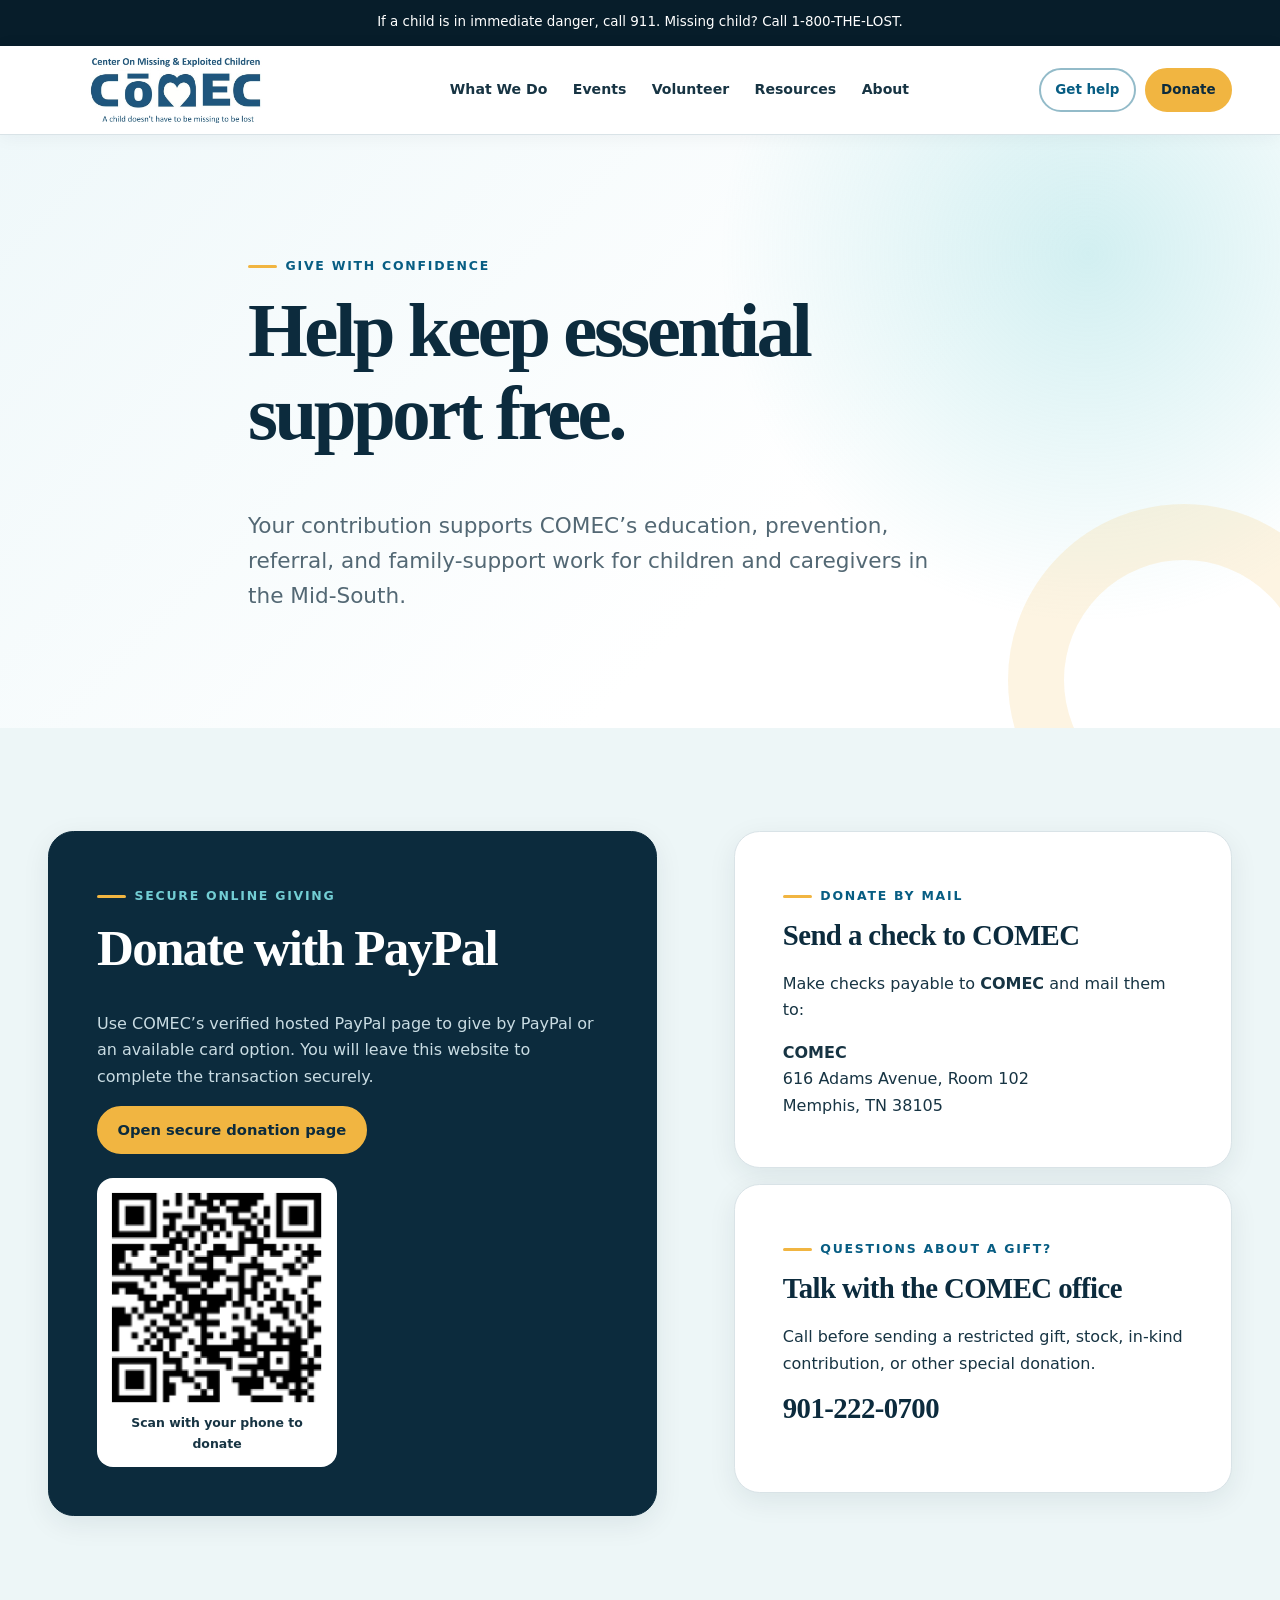
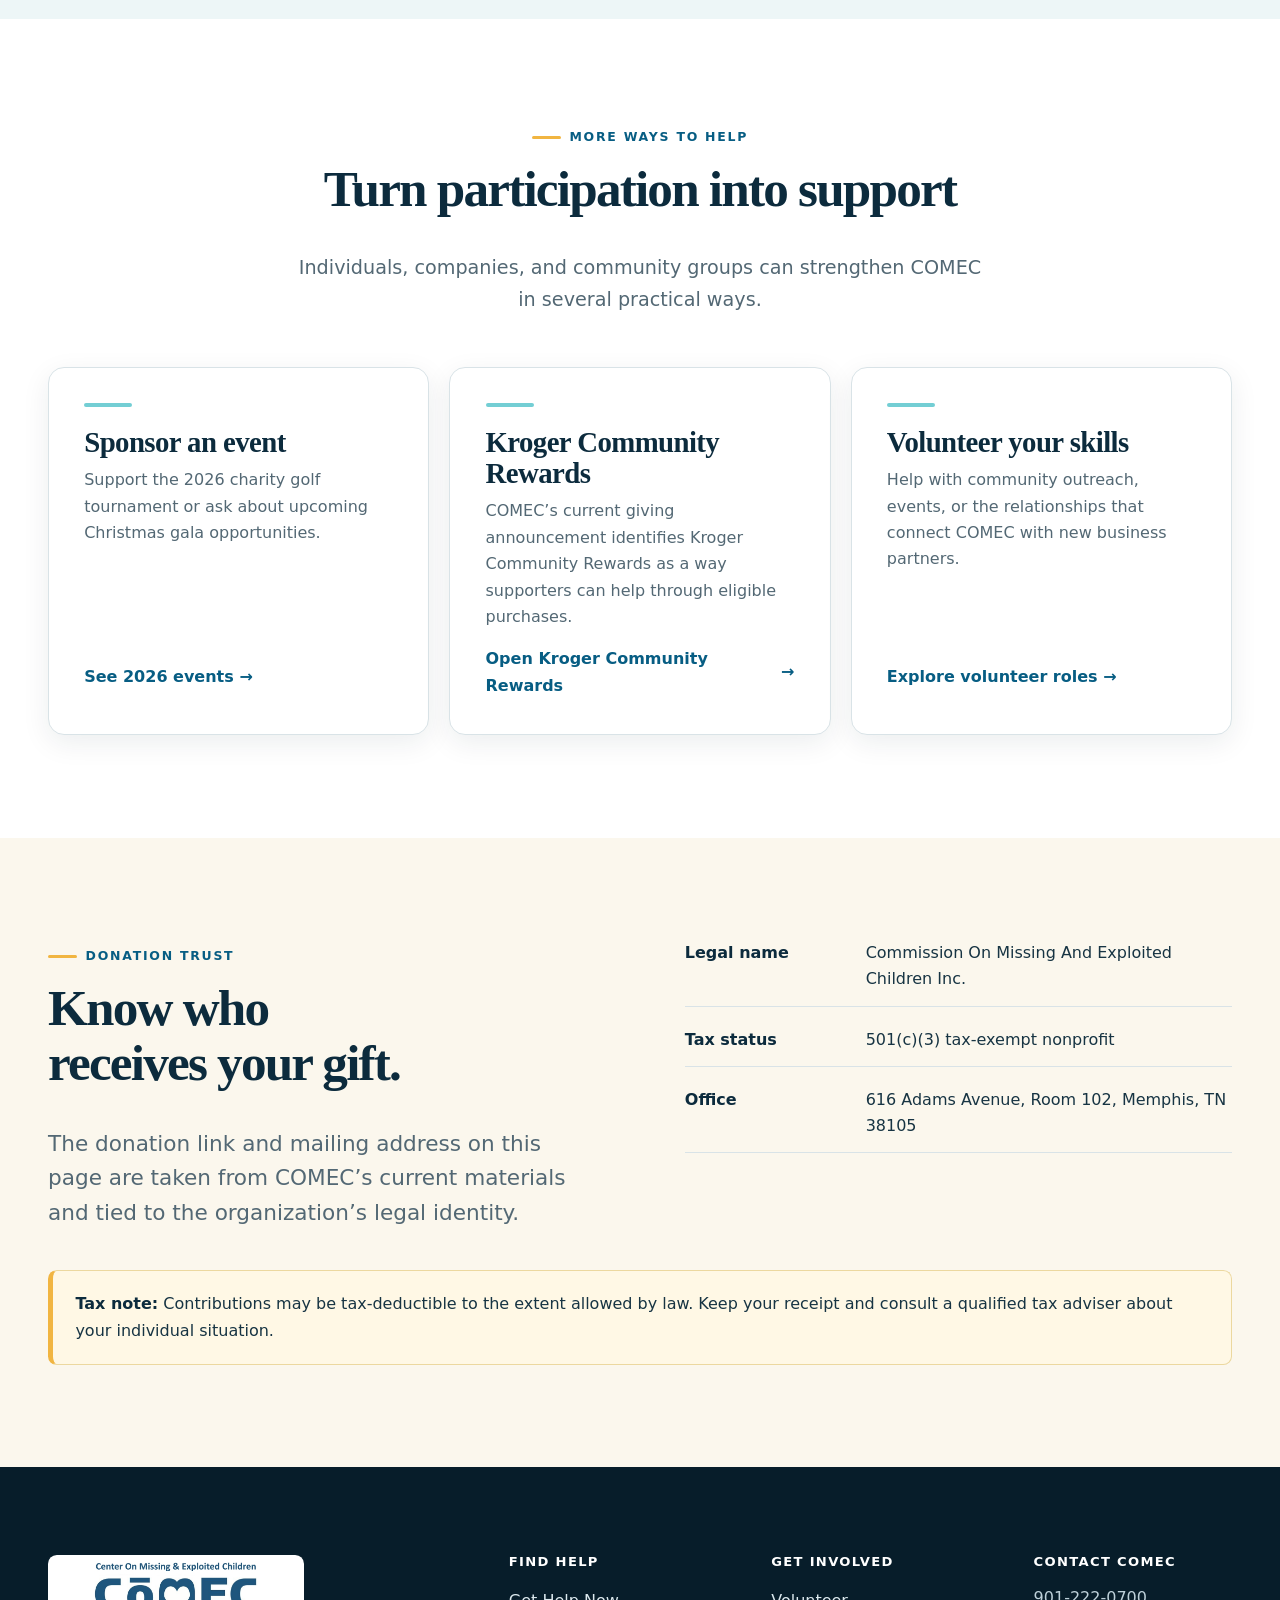
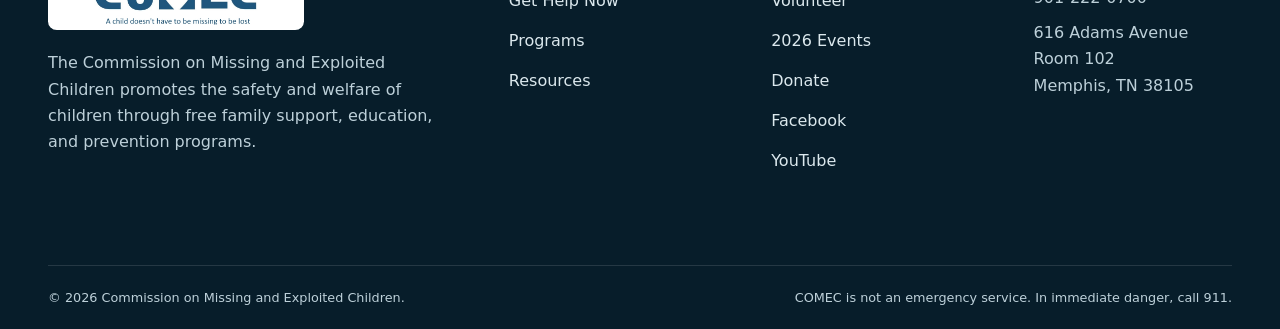
<file: donate.html>
<!doctype html>
<html lang="en">
<head>
  <meta charset="utf-8">
  <meta name="viewport" content="width=device-width, initial-scale=1">
  <title>Donate to COMEC | Support Children and Families</title>
  <meta name="description" content="Donate securely to COMEC, sponsor a 2026 event, or support the Commission on Missing and Exploited Children by check or community rewards.">
  <link rel="canonical" href="https://www.comec.org/donate.html">
  <meta name="theme-color" content="#0c2b3d">
  <meta property="og:title" content="Donate to COMEC">
  <meta property="og:description" content="Help keep COMEC's child-safety and family-support programs free.">
  <meta property="og:image" content="https://www.comec.org/assets/images/comec-mark.webp">
  <link rel="icon" type="image/png" sizes="32x32" href="assets/images/favicon-32.png">
  <link rel="apple-touch-icon" href="assets/images/apple-touch-icon.png">
  <link rel="stylesheet" href="assets/css/styles.css?v=0a2796a4d6fa">
</head>
<body>
  <a class="skip-link" href="#main-content">Skip to main content</a>
  <div class="crisis-bar" role="region" aria-label="Immediate help"><div class="container crisis-bar__inner"><span>If a child is in immediate danger, call 911. Missing child? Call 1-800-THE-LOST.</span></div></div>
  <header class="site-header"><div class="container header-inner"><a class="brand" href="index.html" aria-label="COMEC home"><img src="assets/images/comec-logo-wide.jpg" width="960" height="250" alt="COMEC — Saving Children. Serving Families."></a><nav class="site-nav" id="primary-navigation" aria-label="Primary navigation" data-site-nav><ul><li class="nav-mobile-only"><a href="get-help.html">Get Help</a></li><li><a href="programs.html">What We Do</a></li><li><a href="events.html">Events</a></li><li><a href="volunteer.html">Volunteer</a></li><li><a href="resources.html">Resources</a></li><li><a href="about.html">About</a></li><li class="nav-mobile-only"><a href="donate.html" aria-current="page">Donate</a></li></ul></nav><div class="header-actions"><a class="button button--outline" href="get-help.html">Get help</a><a class="button button--gold" href="donate.html" aria-current="page">Donate</a></div><button class="nav-toggle" type="button" aria-expanded="false" aria-controls="primary-navigation" aria-label="Open navigation" data-nav-toggle><span class="nav-toggle__bars" aria-hidden="true"></span></button></div></header>

  <main id="main-content">
    <section class="page-hero"><div class="container page-hero__content"><span class="eyebrow">Give with confidence</span><h1>Help keep essential support free.</h1><p class="lead">Your contribution supports COMEC’s education, prevention, referral, and family-support work for children and caregivers in the Mid-South.</p></div></section>

    <section class="section section--mist" aria-labelledby="give-now-title">
      <div class="container giving-grid">
        <article class="giving-card giving-card--primary">
          <span class="eyebrow eyebrow--light">Secure online giving</span>
          <h2 id="give-now-title">Donate with PayPal</h2>
          <p>Use COMEC’s verified hosted PayPal page to give by PayPal or an available card option. You will leave this website to complete the transaction securely.</p>
          <a class="button button--gold" href="https://www.paypal.com/donate/?hosted_button_id=W2UWSR3RPZLNS&amp;source=qr" target="_blank" rel="noopener noreferrer">Open secure donation page</a>
          <div class="qr-card"><img src="assets/images/paypal-donation-qr.png" width="228" height="227" alt="QR code for COMEC's PayPal donation page"><span>Scan with your phone to donate</span></div>
        </article>
        <div>
          <article class="giving-card">
            <span class="eyebrow">Donate by mail</span>
            <h3>Send a check to COMEC</h3>
            <p>Make checks payable to <strong>COMEC</strong> and mail them to:</p>
            <address class="address"><strong>COMEC</strong><br>616 Adams Avenue, Room 102<br>Memphis, TN 38105</address>
          </article>
          <article class="giving-card mt-1">
            <span class="eyebrow">Questions about a gift?</span>
            <h3>Talk with the COMEC office</h3>
            <p>Call before sending a restricted gift, stock, in-kind contribution, or other special donation.</p>
            <h3>901-222-0700</h3>
          </article>
        </div>
      </div>
    </section>

    <section class="section" aria-labelledby="more-ways-title">
      <div class="container">
        <div class="section-heading centered"><span class="eyebrow">More ways to help</span><h2 id="more-ways-title">Turn participation into support</h2><p>Individuals, companies, and community groups can strengthen COMEC in several practical ways.</p></div>
        <div class="card-grid">
          <article class="card service-card"><div class="card__rule"></div><h3>Sponsor an event</h3><p>Support the 2026 charity golf tournament or ask about upcoming Christmas gala opportunities.</p><a class="text-link" href="events.html">See 2026 events</a></article>
          <article class="card service-card"><div class="card__rule"></div><h3>Kroger Community Rewards</h3><p>COMEC’s current giving announcement identifies Kroger Community Rewards as a way supporters can help through eligible purchases.</p><a class="text-link" href="https://www.kroger.com/i/community/community-rewards" target="_blank" rel="noopener noreferrer">Open Kroger Community Rewards</a></article>
          <article class="card service-card"><div class="card__rule"></div><h3>Volunteer your skills</h3><p>Help with community outreach, events, or the relationships that connect COMEC with new business partners.</p><a class="text-link" href="volunteer.html">Explore volunteer roles</a></article>
        </div>
      </div>
    </section>

    <section class="section section--cream" aria-labelledby="trust-title">
      <div class="container split split--top">
        <div><span class="eyebrow">Donation trust</span><h2 id="trust-title">Know who receives your gift.</h2><p class="lead">The donation link and mailing address on this page are taken from COMEC’s current materials and tied to the organization’s legal identity.</p></div>
        <ul class="transparency-list"><li><strong>Legal name</strong><span>Commission On Missing And Exploited Children Inc.</span></li><li><strong>Tax status</strong><span>501(c)(3) tax-exempt nonprofit</span></li><li><strong>Office</strong><span>616 Adams Avenue, Room 102, Memphis, TN 38105</span></li></ul>
      </div>
      <div class="container"><div class="notice mt-2-5"><strong>Tax note:</strong> Contributions may be tax-deductible to the extent allowed by law. Keep your receipt and consult a qualified tax adviser about your individual situation.</div></div>
    </section>
  </main>

  <footer class="site-footer"><div class="container footer-main"><div class="footer-brand"><img src="assets/images/comec-logo-wide.jpg" width="960" height="250" loading="lazy" alt="COMEC"><p>The Commission on Missing and Exploited Children promotes the safety and welfare of children through free family support, education, and prevention programs.</p></div><div><h2>Find help</h2><ul class="footer-links"><li><a href="get-help.html">Get Help Now</a></li><li><a href="programs.html">Programs</a></li><li><a href="resources.html">Resources</a></li></ul></div><div><h2>Get involved</h2><ul class="footer-links"><li><a href="volunteer.html">Volunteer</a></li><li><a href="events.html">2026 Events</a></li><li><a href="donate.html">Donate</a></li><li><a href="https://www.facebook.com/comecmemphis" target="_blank" rel="noopener noreferrer">Facebook</a></li><li><a href="https://www.youtube.com/watch?v=IUwCqhVjnOg" target="_blank" rel="noopener noreferrer">YouTube</a></li></ul></div><div><h2>Contact COMEC</h2><ul class="footer-links"><li>901-222-0700</li><li>616 Adams Avenue<br>Room 102<br>Memphis, TN 38105</li></ul></div></div><div class="container footer-bottom"><p>© <span data-current-year>2026</span> Commission on Missing and Exploited Children.</p><p>COMEC is not an emergency service. In immediate danger, call 911.</p></div></footer>
  <script src="assets/js/main.js" defer></script>
</body>
</html>
</file>
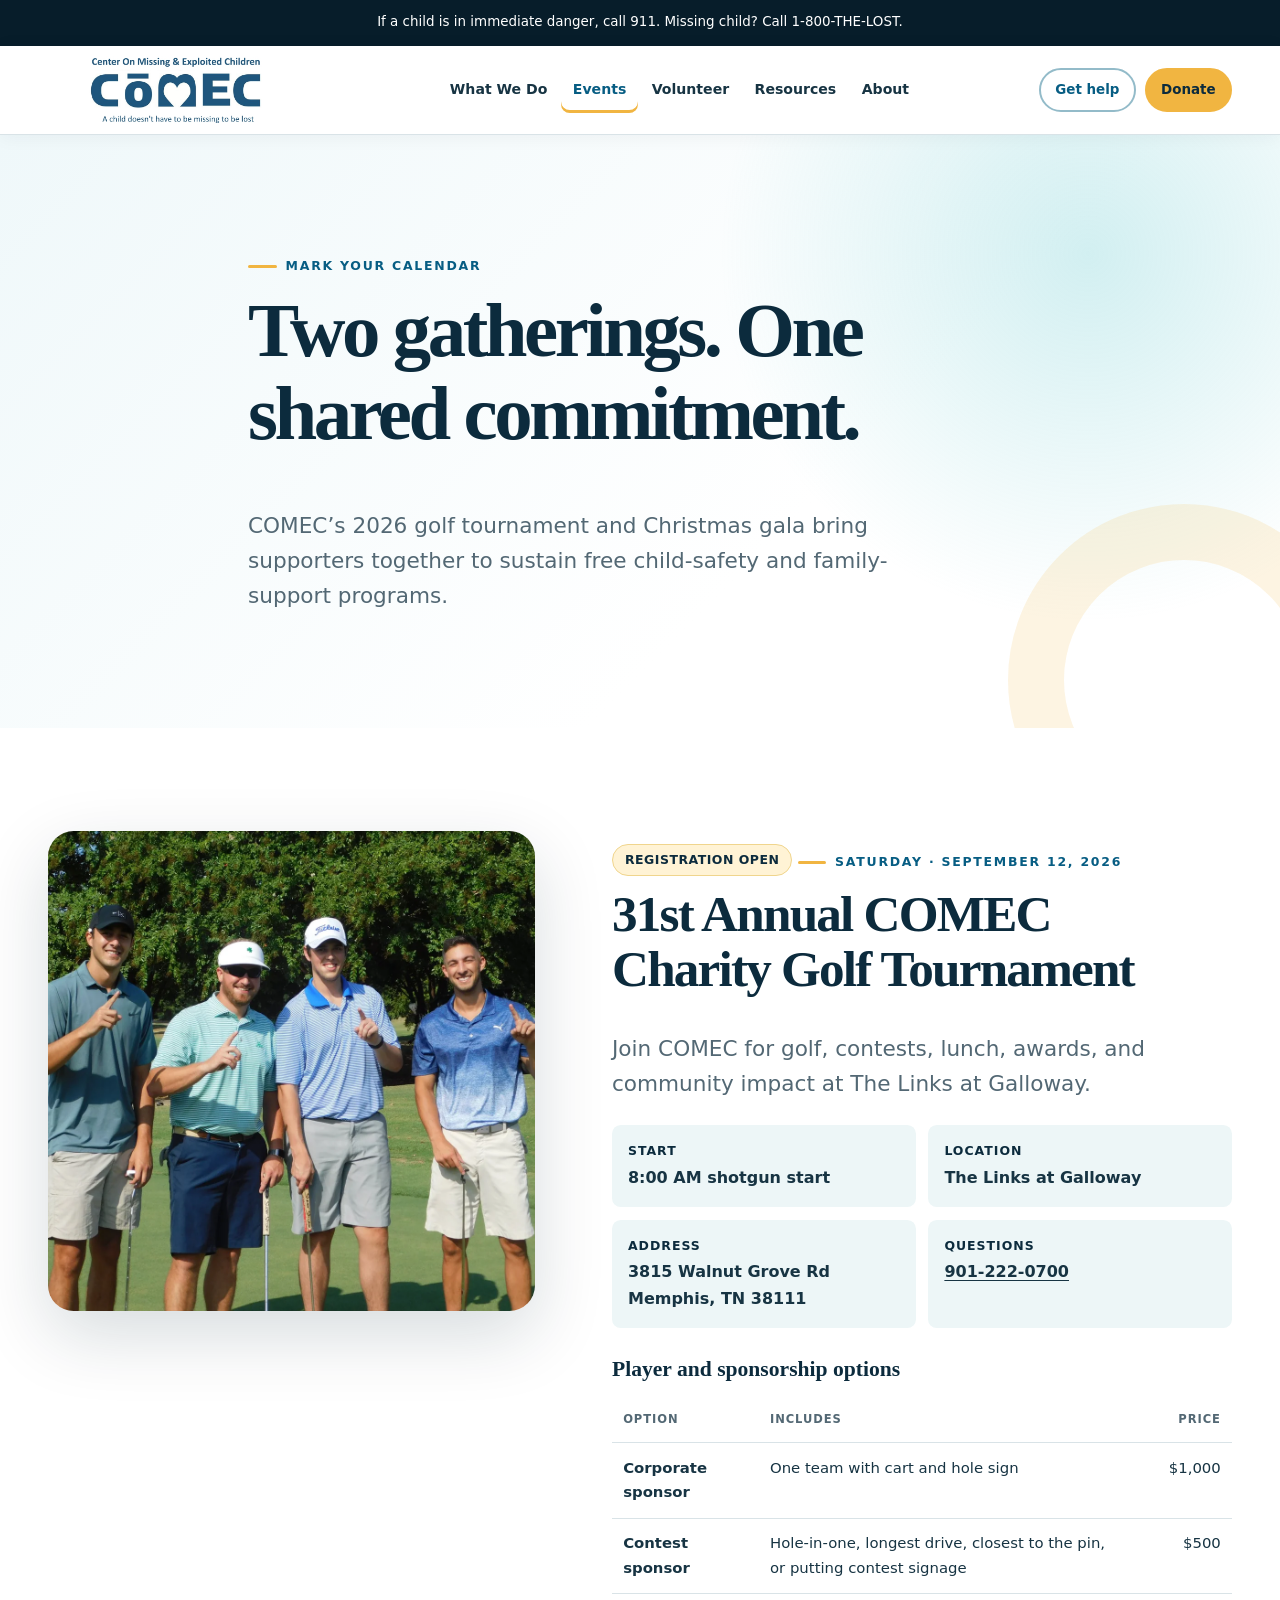
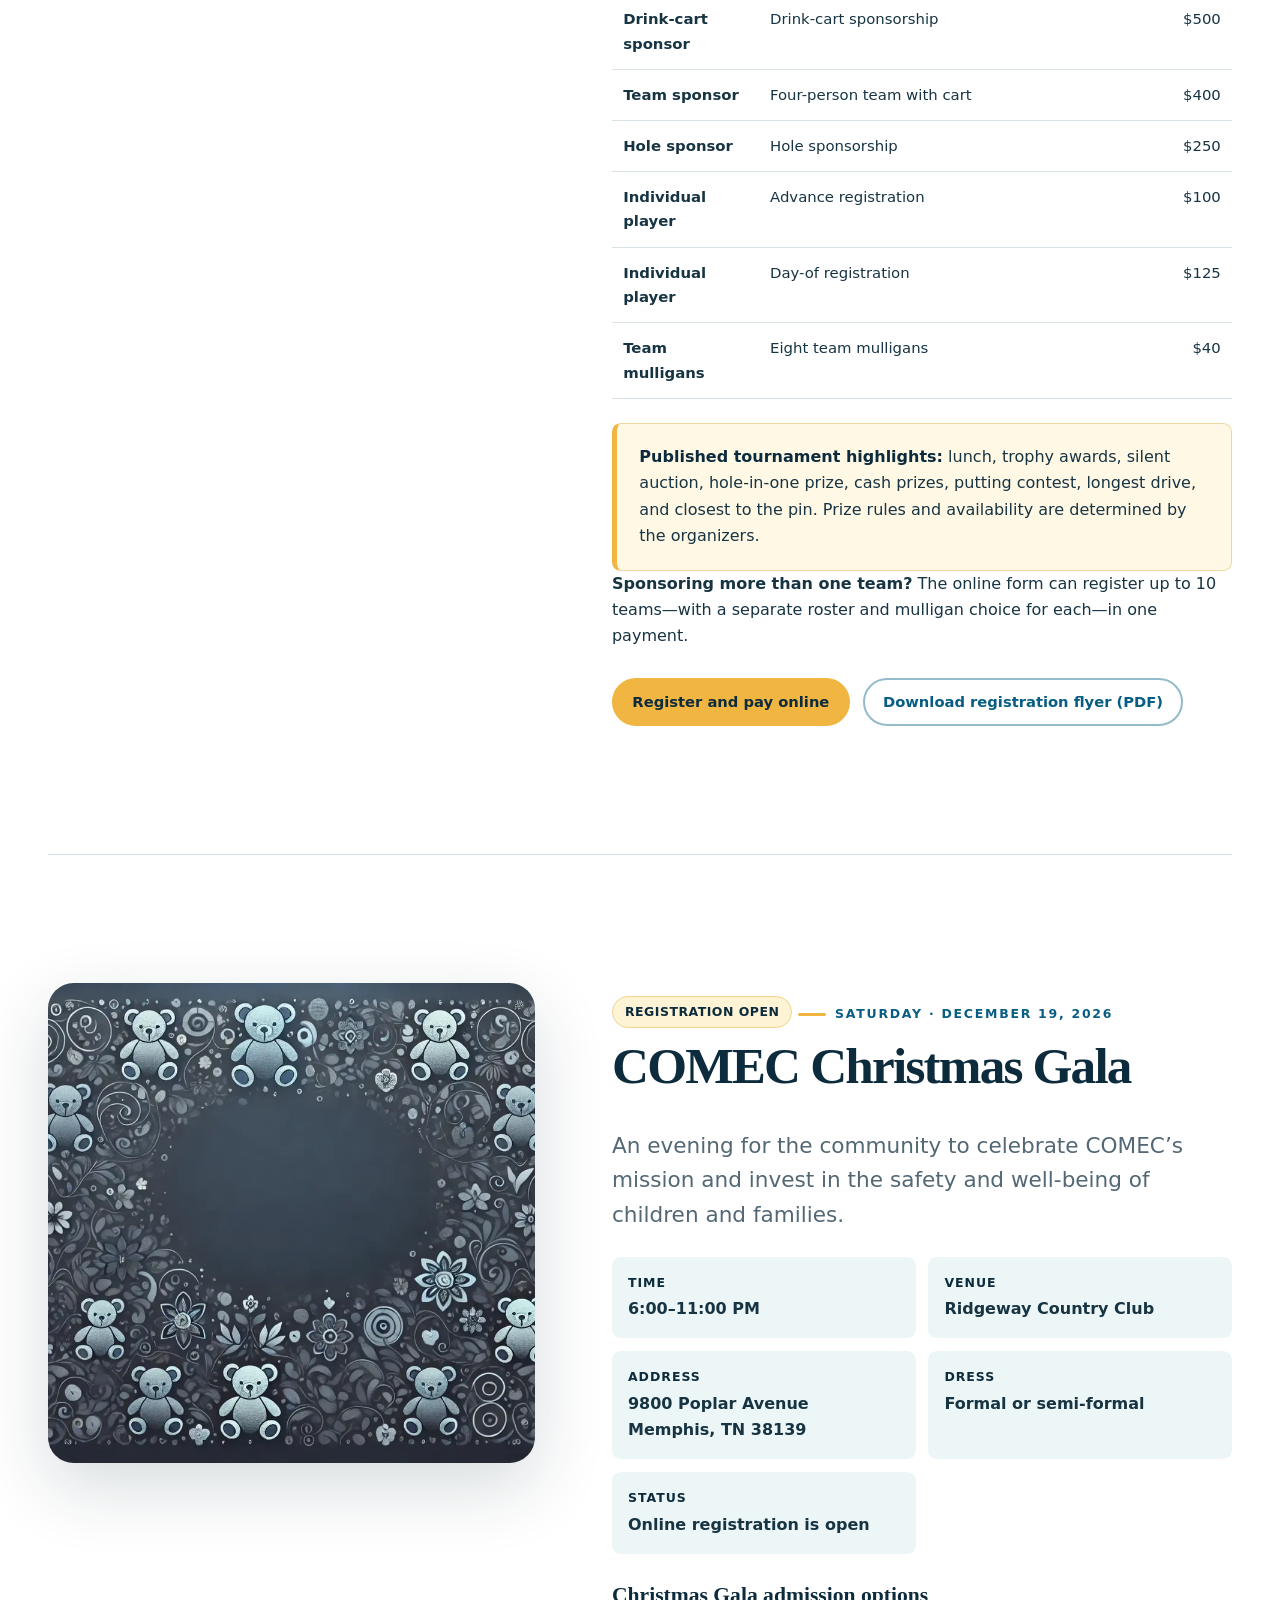
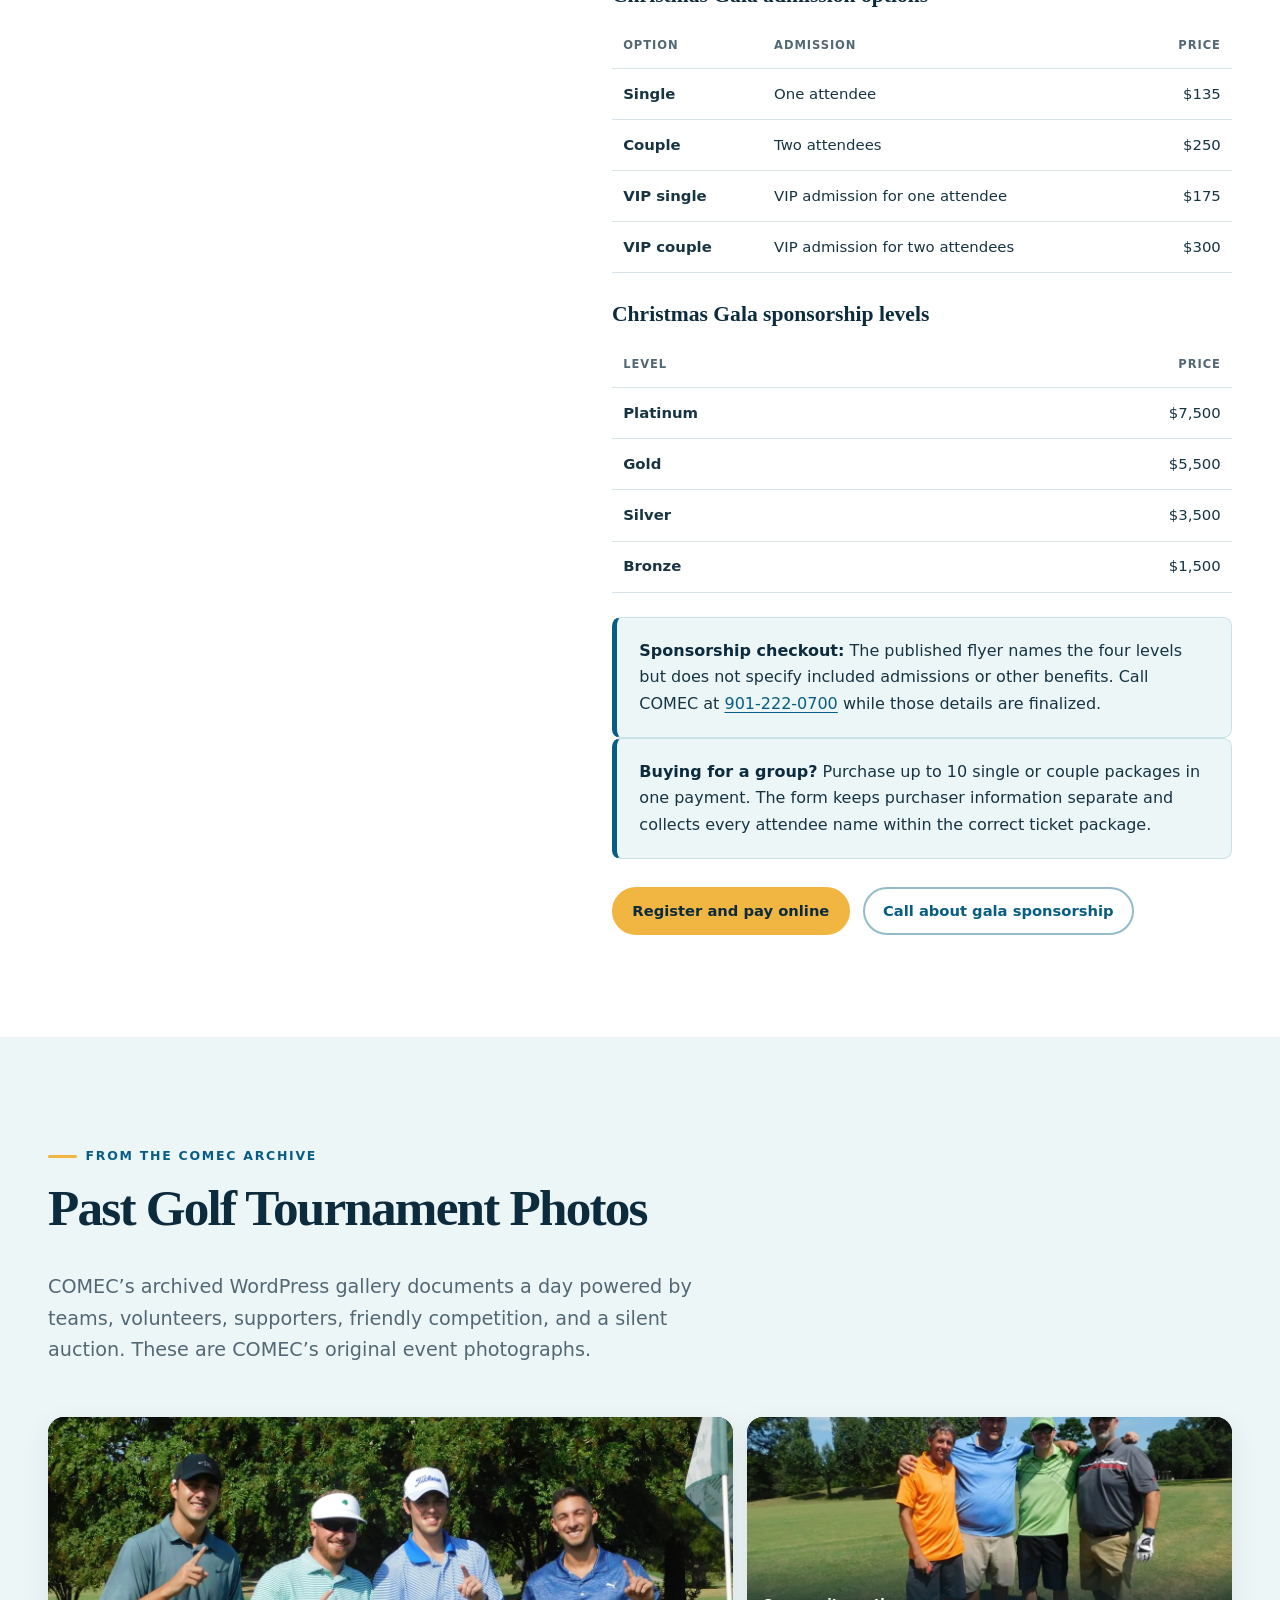
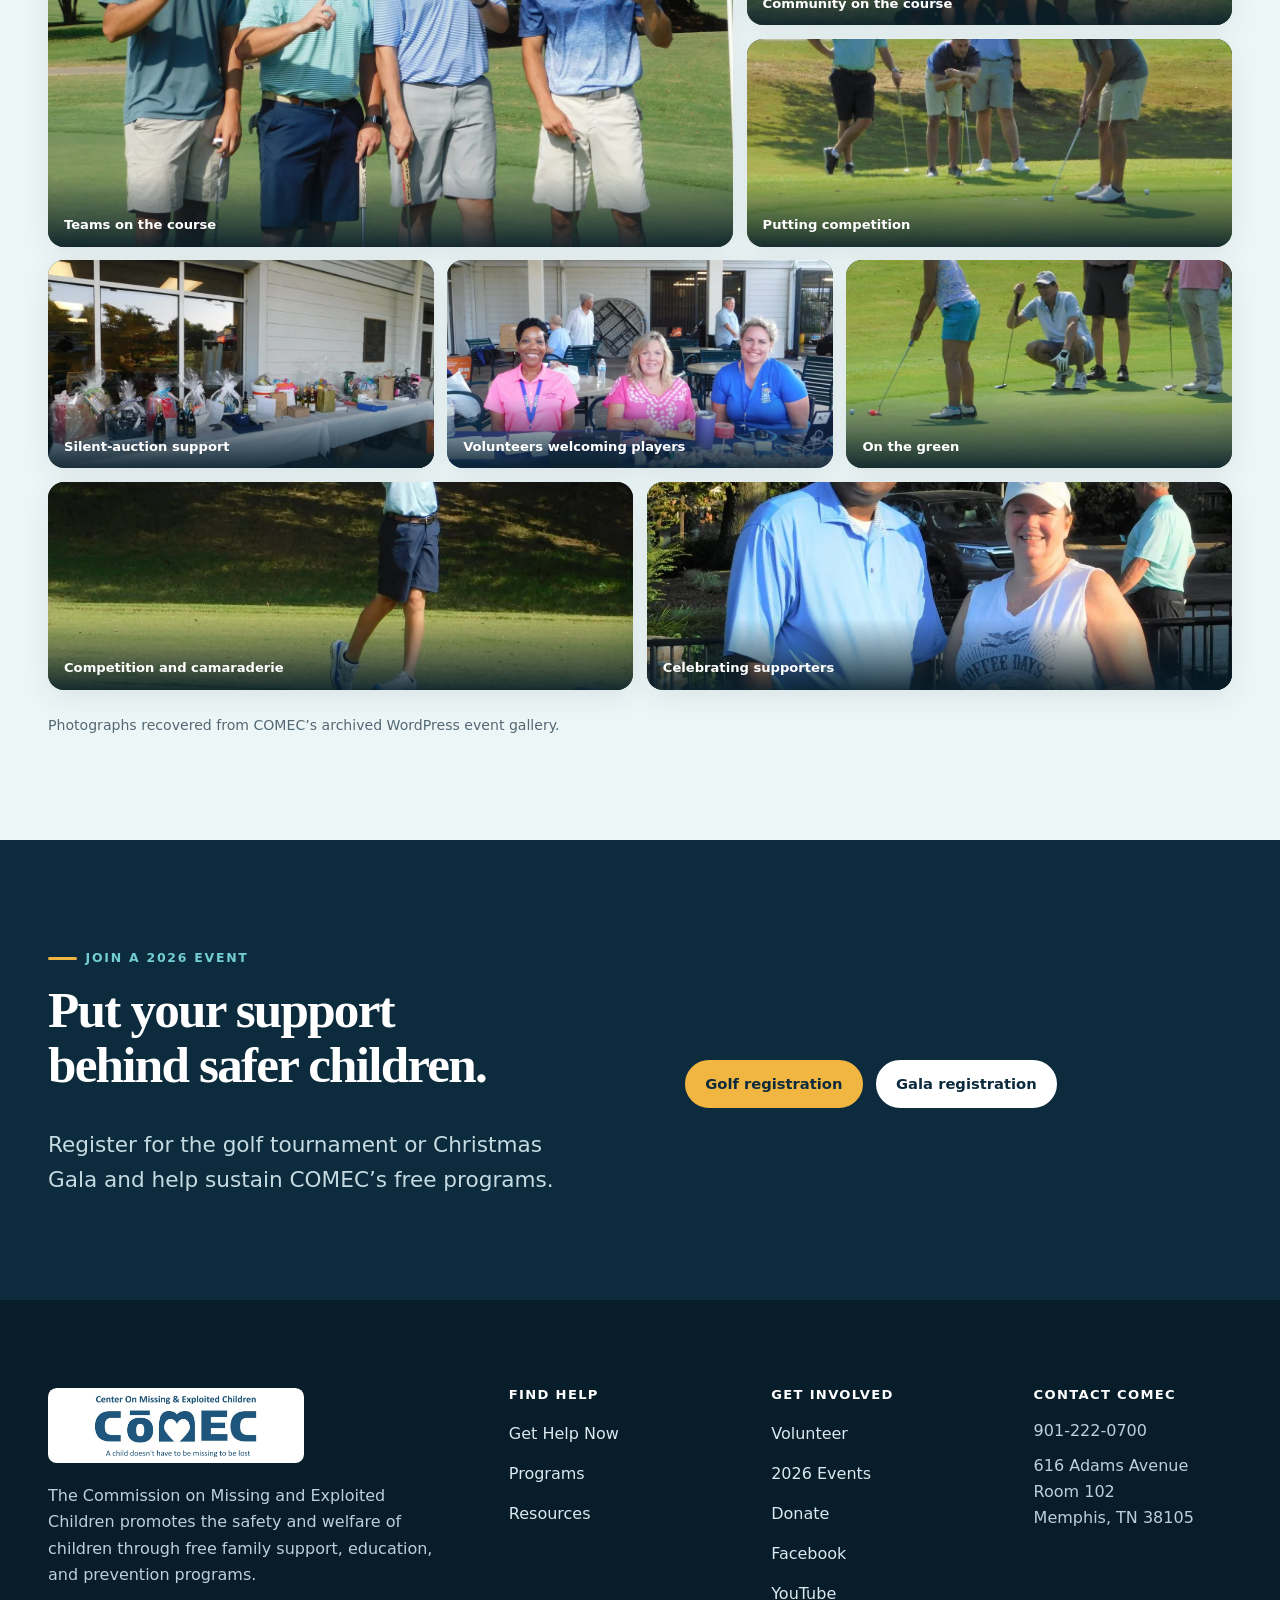
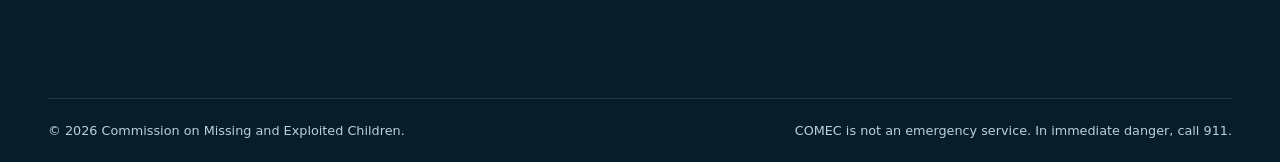
<file: events.html>
<!doctype html>
<html lang="en">
<head>
  <meta charset="utf-8">
  <meta name="viewport" content="width=device-width, initial-scale=1">
  <title>2026 Events | COMEC</title>
  <meta name="description" content="Join COMEC's 31st Annual Charity Golf Tournament on September 12, 2026, and Christmas Gala on December 19, 2026.">
  <link rel="canonical" href="https://www.comec.org/events.html">
  <meta name="theme-color" content="#0c2b3d">
  <meta property="og:title" content="2026 Events | COMEC">
  <meta property="og:description" content="Golf on September 12 and celebrate at the COMEC Christmas Gala on December 19.">
  <meta property="og:image" content="https://www.comec.org/assets/images/golf-tournament.webp">
  <link rel="icon" type="image/png" sizes="32x32" href="assets/images/favicon-32.png">
  <link rel="apple-touch-icon" href="assets/images/apple-touch-icon.png">
  <link rel="stylesheet" href="assets/css/styles.css?v=0a2796a4d6fa">
  <script type="application/ld+json">
  [
    {
      "@context": "https://schema.org",
      "@type": "SportsEvent",
      "name": "31st Annual COMEC Charity Golf Tournament",
      "startDate": "2026-09-12T08:00:00-05:00",
      "eventStatus": "https://schema.org/EventScheduled",
      "eventAttendanceMode": "https://schema.org/OfflineEventAttendanceMode",
      "url": "https://www.comec.org/events.html#golf",
      "image": "https://www.comec.org/assets/images/golf-tournament.webp",
      "location": {"@type":"Place","name":"The Links at Galloway","address":{"@type":"PostalAddress","streetAddress":"3815 Walnut Grove Road","addressLocality":"Memphis","addressRegion":"TN","postalCode":"38111","addressCountry":"US"}},
      "organizer": {"@type":"NGO","name":"COMEC","url":"https://www.comec.org/"},
      "offers": {"@type":"Offer","price":"100","priceCurrency":"USD","availability":"https://schema.org/InStock","url":"https://www.comec.org/golf-register.html"}
    },
    {
      "@context": "https://schema.org",
      "@type": "Event",
      "name": "COMEC Christmas Gala",
      "startDate": "2026-12-19T18:00:00-06:00",
      "endDate": "2026-12-19T23:00:00-06:00",
      "eventStatus": "https://schema.org/EventScheduled",
      "eventAttendanceMode": "https://schema.org/OfflineEventAttendanceMode",
      "url": "https://www.comec.org/gala-register.html",
      "location": {"@type":"Place","name":"Ridgeway Country Club","address":{"@type":"PostalAddress","streetAddress":"9800 Poplar Avenue","addressLocality":"Memphis","addressRegion":"TN","postalCode":"38139","addressCountry":"US"}},
      "organizer": {"@type":"NGO","name":"COMEC","url":"https://www.comec.org/"},
      "offers": {"@type":"AggregateOffer","lowPrice":"135","highPrice":"300","priceCurrency":"USD","offerCount":"4","availability":"https://schema.org/InStock","url":"https://www.comec.org/gala-register.html"}
    }
  ]
  </script>
</head>
<body>
  <a class="skip-link" href="#main-content">Skip to main content</a>
  <div class="crisis-bar" role="region" aria-label="Immediate help"><div class="container crisis-bar__inner"><span>If a child is in immediate danger, call 911. Missing child? Call 1-800-THE-LOST.</span></div></div>
  <header class="site-header"><div class="container header-inner"><a class="brand" href="index.html" aria-label="COMEC home"><img src="assets/images/comec-logo-wide.jpg" width="960" height="250" alt="COMEC — Saving Children. Serving Families."></a><nav class="site-nav" id="primary-navigation" aria-label="Primary navigation" data-site-nav><ul><li class="nav-mobile-only"><a href="get-help.html">Get Help</a></li><li><a href="programs.html">What We Do</a></li><li><a href="events.html" aria-current="page">Events</a></li><li><a href="volunteer.html">Volunteer</a></li><li><a href="resources.html">Resources</a></li><li><a href="about.html">About</a></li><li class="nav-mobile-only"><a href="donate.html">Donate</a></li></ul></nav><div class="header-actions"><a class="button button--outline" href="get-help.html">Get help</a><a class="button button--gold" href="donate.html">Donate</a></div><button class="nav-toggle" type="button" aria-expanded="false" aria-controls="primary-navigation" aria-label="Open navigation" data-nav-toggle><span class="nav-toggle__bars" aria-hidden="true"></span></button></div></header>

  <main id="main-content">
    <section class="page-hero"><div class="container page-hero__content"><span class="eyebrow">Mark your calendar</span><h1>Two gatherings. One shared commitment.</h1><p class="lead">COMEC’s 2026 golf tournament and Christmas gala bring supporters together to sustain free child-safety and family-support programs.</p></div></section>

    <section class="section" aria-label="COMEC 2026 event details">
      <div class="container">
        <article class="event-detail" id="golf">
          <div class="event-detail__media"><img src="assets/images/golf-team.webp" width="1400" height="1050" alt="Golfers at a past COMEC charity golf tournament"></div>
          <div>
            <span class="tag tag--gold">Registration open</span>
            <span class="eyebrow mt-1-5">Saturday · September 12, 2026</span>
            <h2>31st Annual COMEC Charity Golf Tournament</h2>
            <p class="lead">Join COMEC for golf, contests, lunch, awards, and community impact at The Links at Galloway.</p>
            <div class="event-meta">
              <div class="event-meta__item"><strong>Start</strong><span>8:00 AM shotgun start</span></div>
              <div class="event-meta__item"><strong>Location</strong><span>The Links at Galloway</span></div>
              <div class="event-meta__item"><strong>Address</strong><span>3815 Walnut Grove Rd<br>Memphis, TN 38111</span></div>
              <div class="event-meta__item"><strong>Questions</strong><a href="tel:+19012220700">901&#8209;222&#8209;0700</a></div>
            </div>

            <table class="price-table">
              <caption>Player and sponsorship options</caption>
              <thead><tr><th scope="col">Option</th><th scope="col">Includes</th><th scope="col">Price</th></tr></thead>
              <tbody>
                <tr><th scope="row">Corporate sponsor</th><td>One team with cart and hole sign</td><td>$1,000</td></tr>
                <tr><th scope="row">Contest sponsor</th><td>Hole-in-one, longest drive, closest to the pin, or putting contest signage</td><td>$500</td></tr>
                <tr><th scope="row">Drink-cart sponsor</th><td>Drink-cart sponsorship</td><td>$500</td></tr>
                <tr><th scope="row">Team sponsor</th><td>Four-person team with cart</td><td>$400</td></tr>
                <tr><th scope="row">Hole sponsor</th><td>Hole sponsorship</td><td>$250</td></tr>
                <tr><th scope="row">Individual player</th><td>Advance registration</td><td>$100</td></tr>
                <tr><th scope="row">Individual player</th><td>Day-of registration</td><td>$125</td></tr>
                <tr><th scope="row">Team mulligans</th><td>Eight team mulligans</td><td>$40</td></tr>
              </tbody>
            </table>

            <div class="notice"><strong>Published tournament highlights:</strong> lunch, trophy awards, silent auction, hole-in-one prize, cash prizes, putting contest, longest drive, and closest to the pin. Prize rules and availability are determined by the organizers.</div>
            <p><strong>Sponsoring more than one team?</strong> The online form can register up to 10 teams—with a separate roster and mulligan choice for each—in one payment.</p>
            <div class="button-row"><a class="button button--gold" href="golf-register.html">Register and pay online</a><a class="button button--outline" href="assets/docs/comec-2026-golf-flyer.pdf" target="_blank" rel="noopener">Download registration flyer (PDF)</a></div>
          </div>
        </article>

        <article class="event-detail" id="gala">
          <div class="event-detail__media"><img class="event-card__image--pattern" src="assets/images/comec-pattern.webp" width="1400" height="800" loading="lazy" alt="Decorative holiday pattern for the COMEC Christmas Gala"></div>
          <div>
            <span class="tag tag--gold">Registration open</span>
            <span class="eyebrow mt-1-5">Saturday · December 19, 2026</span>
            <h2>COMEC Christmas Gala</h2>
            <p class="lead">An evening for the community to celebrate COMEC’s mission and invest in the safety and well-being of children and families.</p>
            <div class="event-meta">
              <div class="event-meta__item"><strong>Time</strong><span>6:00–11:00 PM</span></div>
              <div class="event-meta__item"><strong>Venue</strong><span>Ridgeway Country Club</span></div>
              <div class="event-meta__item"><strong>Address</strong><span>9800 Poplar Avenue<br>Memphis, TN 38139</span></div>
              <div class="event-meta__item"><strong>Dress</strong><span>Formal or semi-formal</span></div>
              <div class="event-meta__item"><strong>Status</strong><span>Online registration is open</span></div>
            </div>
            <table class="price-table">
              <caption>Christmas Gala admission options</caption>
              <thead><tr><th scope="col">Option</th><th scope="col">Admission</th><th scope="col">Price</th></tr></thead>
              <tbody>
                <tr><th scope="row">Single</th><td>One attendee</td><td>$135</td></tr>
                <tr><th scope="row">Couple</th><td>Two attendees</td><td>$250</td></tr>
                <tr><th scope="row">VIP single</th><td>VIP admission for one attendee</td><td>$175</td></tr>
                <tr><th scope="row">VIP couple</th><td>VIP admission for two attendees</td><td>$300</td></tr>
              </tbody>
            </table>

            <table class="price-table">
              <caption>Christmas Gala sponsorship levels</caption>
              <thead><tr><th scope="col">Level</th><th scope="col">Price</th></tr></thead>
              <tbody>
                <tr><th scope="row">Platinum</th><td>$7,500</td></tr>
                <tr><th scope="row">Gold</th><td>$5,500</td></tr>
                <tr><th scope="row">Silver</th><td>$3,500</td></tr>
                <tr><th scope="row">Bronze</th><td>$1,500</td></tr>
              </tbody>
            </table>
            <div class="notice notice--blue"><strong>Sponsorship checkout:</strong> The published flyer names the four levels but does not specify included admissions or other benefits. Call COMEC at <a href="tel:+19012220700">901-222-0700</a> while those details are finalized.</div>
            <div class="notice notice--blue"><strong>Buying for a group?</strong> Purchase up to 10 single or couple packages in one payment. The form keeps purchaser information separate and collects every attendee name within the correct ticket package.</div>
            <div class="button-row"><a class="button button--gold" href="gala-register.html">Register and pay online</a><a class="button button--outline" href="tel:+19012220700">Call about gala sponsorship</a></div>
          </div>
        </article>
      </div>
    </section>

    <section class="section section--mist" id="past-events" aria-labelledby="past-events-title">
      <div class="container">
        <div class="section-heading">
          <span class="eyebrow">From the COMEC archive</span>
          <h2 id="past-events-title">Past Golf Tournament Photos</h2>
          <p>COMEC’s archived WordPress gallery documents a day powered by teams, volunteers, supporters, friendly competition, and a silent auction. These are COMEC’s original event photographs.</p>
        </div>
        <div class="photo-gallery" aria-label="Photos from a past COMEC Golf Tournament">
          <figure><a href="assets/images/golf-team.webp" target="_blank" rel="noopener"><img src="assets/images/golf-team.webp" width="1400" height="1050" loading="lazy" alt="Four golfers posing together on the course at a COMEC Golf Tournament"></a><figcaption>Teams on the course</figcaption></figure>
          <figure><a href="assets/images/past-golf-team.webp" target="_blank" rel="noopener"><img src="assets/images/past-golf-team.webp" width="1024" height="768" loading="lazy" alt="Four golfers in colorful shirts at a COMEC Golf Tournament"></a><figcaption>Community on the course</figcaption></figure>
          <figure><a href="assets/images/past-golf-putting.webp" target="_blank" rel="noopener"><img src="assets/images/past-golf-putting.webp" width="1024" height="768" loading="lazy" alt="Golfers gathered around a putting green at a COMEC Golf Tournament"></a><figcaption>Putting competition</figcaption></figure>
          <figure><a href="assets/images/past-golf-auction.webp" target="_blank" rel="noopener"><img src="assets/images/past-golf-auction.webp" width="1024" height="768" loading="lazy" alt="Silent-auction items displayed at a COMEC Golf Tournament"></a><figcaption>Silent-auction support</figcaption></figure>
          <figure><a href="assets/images/past-golf-volunteers.webp" target="_blank" rel="noopener"><img src="assets/images/past-golf-volunteers.webp" width="1024" height="768" loading="lazy" alt="Volunteers at the registration table for a COMEC Golf Tournament"></a><figcaption>Volunteers welcoming players</figcaption></figure>
          <figure><a href="assets/images/past-golf-green.webp" target="_blank" rel="noopener"><img src="assets/images/past-golf-green.webp" width="1024" height="768" loading="lazy" alt="Golfers lining up a putt during a COMEC Golf Tournament"></a><figcaption>On the green</figcaption></figure>
          <figure><a href="assets/images/past-golf-tee-shot.webp" target="_blank" rel="noopener"><img src="assets/images/past-golf-tee-shot.webp" width="1024" height="768" loading="lazy" alt="A golfer taking a tee shot during a COMEC Golf Tournament"></a><figcaption>Competition and camaraderie</figcaption></figure>
          <figure><a href="assets/images/past-golf-award.webp" target="_blank" rel="noopener"><img src="assets/images/past-golf-award.webp" width="1024" height="768" loading="lazy" alt="Two supporters holding an award at a COMEC Golf Tournament"></a><figcaption>Celebrating supporters</figcaption></figure>
        </div>
        <p class="small muted mt-1-5">Photographs recovered from COMEC’s archived WordPress event gallery.</p>
      </div>
    </section>

  <section class="section section--navy" aria-labelledby="sponsor-title"><div class="container split"><div><span class="eyebrow eyebrow--light">Join a 2026 event</span><h2 id="sponsor-title">Put your support behind safer children.</h2><p class="lead lead--light">Register for the golf tournament or Christmas Gala and help sustain COMEC’s free programs.</p></div><div><div class="button-row"><a class="button button--gold" href="golf-register.html">Golf registration</a><a class="button button--light" href="gala-register.html">Gala registration</a></div></div></div></section>
  </main>

  <footer class="site-footer"><div class="container footer-main"><div class="footer-brand"><img src="assets/images/comec-logo-wide.jpg" width="960" height="250" loading="lazy" alt="COMEC"><p>The Commission on Missing and Exploited Children promotes the safety and welfare of children through free family support, education, and prevention programs.</p></div><div><h2>Find help</h2><ul class="footer-links"><li><a href="get-help.html">Get Help Now</a></li><li><a href="programs.html">Programs</a></li><li><a href="resources.html">Resources</a></li></ul></div><div><h2>Get involved</h2><ul class="footer-links"><li><a href="volunteer.html">Volunteer</a></li><li><a href="events.html">2026 Events</a></li><li><a href="donate.html">Donate</a></li><li><a href="https://www.facebook.com/comecmemphis" target="_blank" rel="noopener noreferrer">Facebook</a></li><li><a href="https://www.youtube.com/watch?v=IUwCqhVjnOg" target="_blank" rel="noopener noreferrer">YouTube</a></li></ul></div><div><h2>Contact COMEC</h2><ul class="footer-links"><li>901-222-0700</li><li>616 Adams Avenue<br>Room 102<br>Memphis, TN 38105</li></ul></div></div><div class="container footer-bottom"><p>© <span data-current-year>2026</span> Commission on Missing and Exploited Children.</p><p>COMEC is not an emergency service. In immediate danger, call 911.</p></div></footer>
  <script src="assets/js/main.js" defer></script>
</body>
</html>
</file>
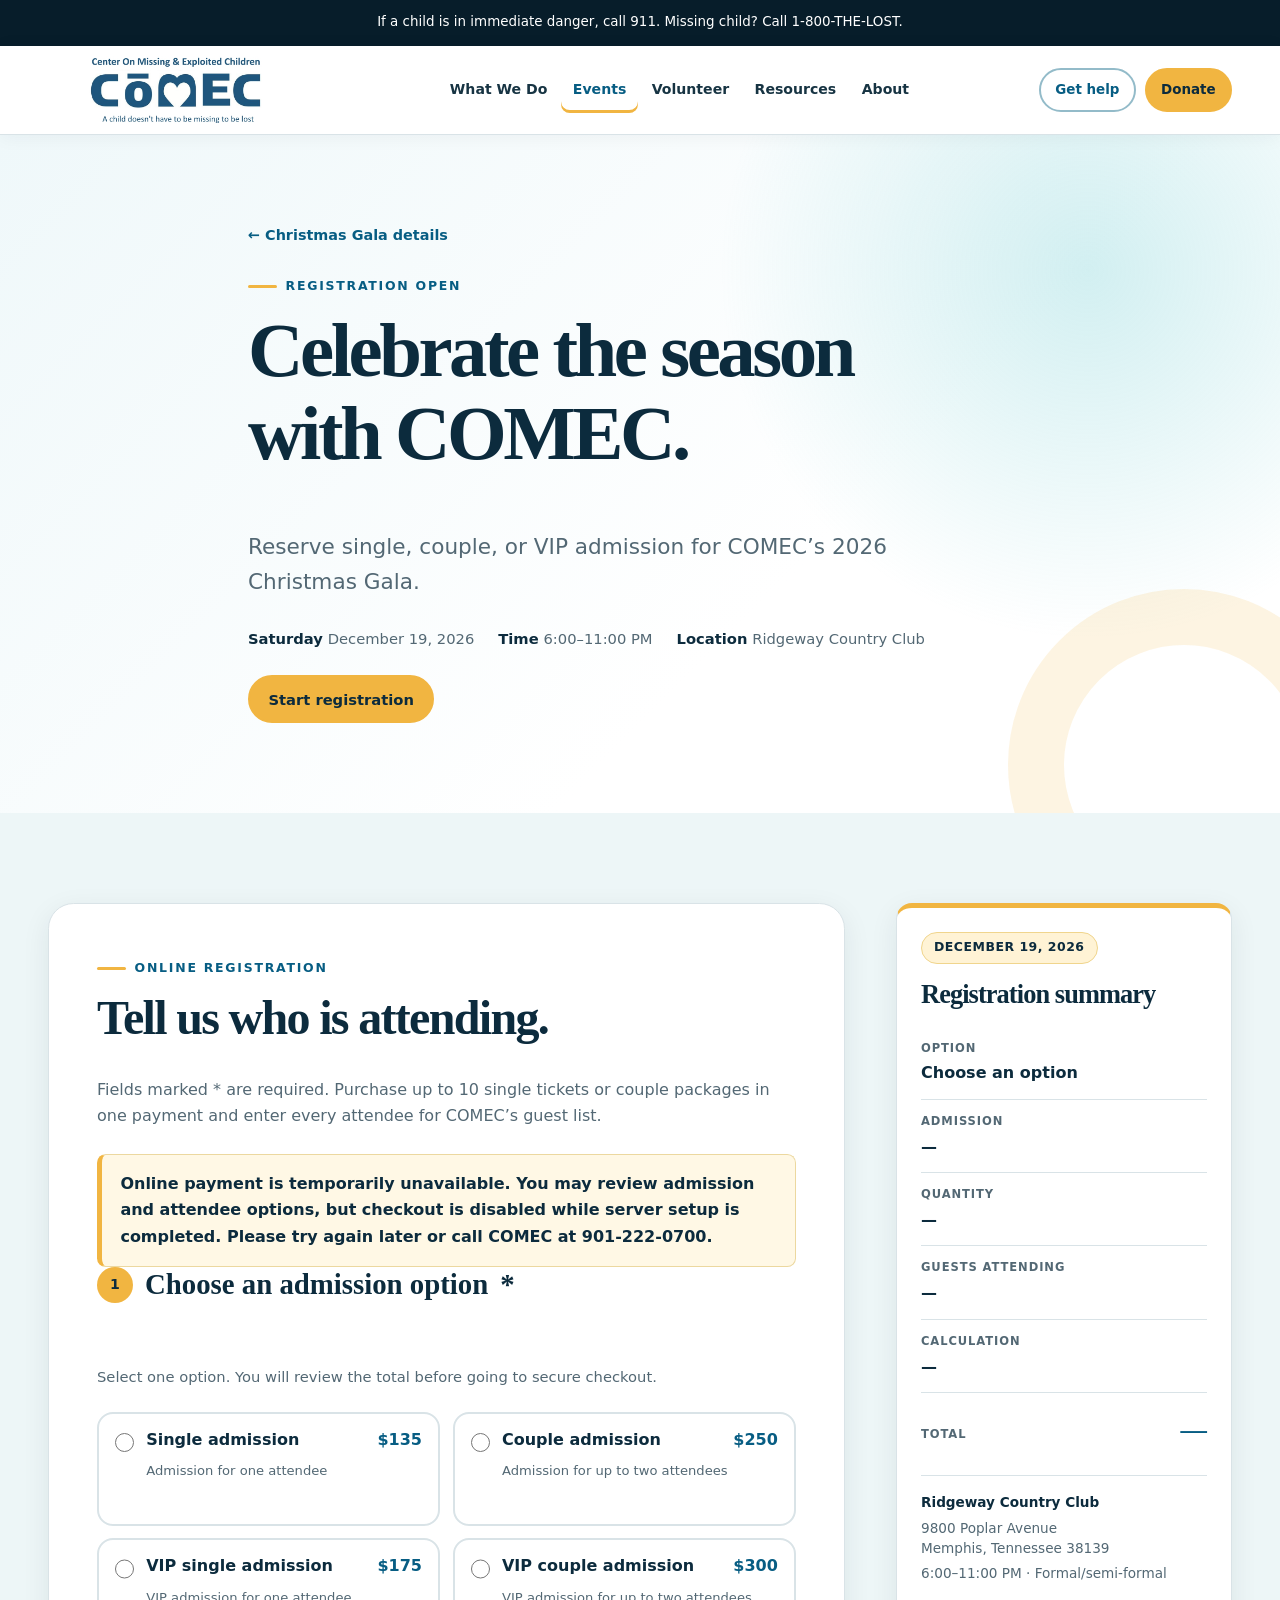
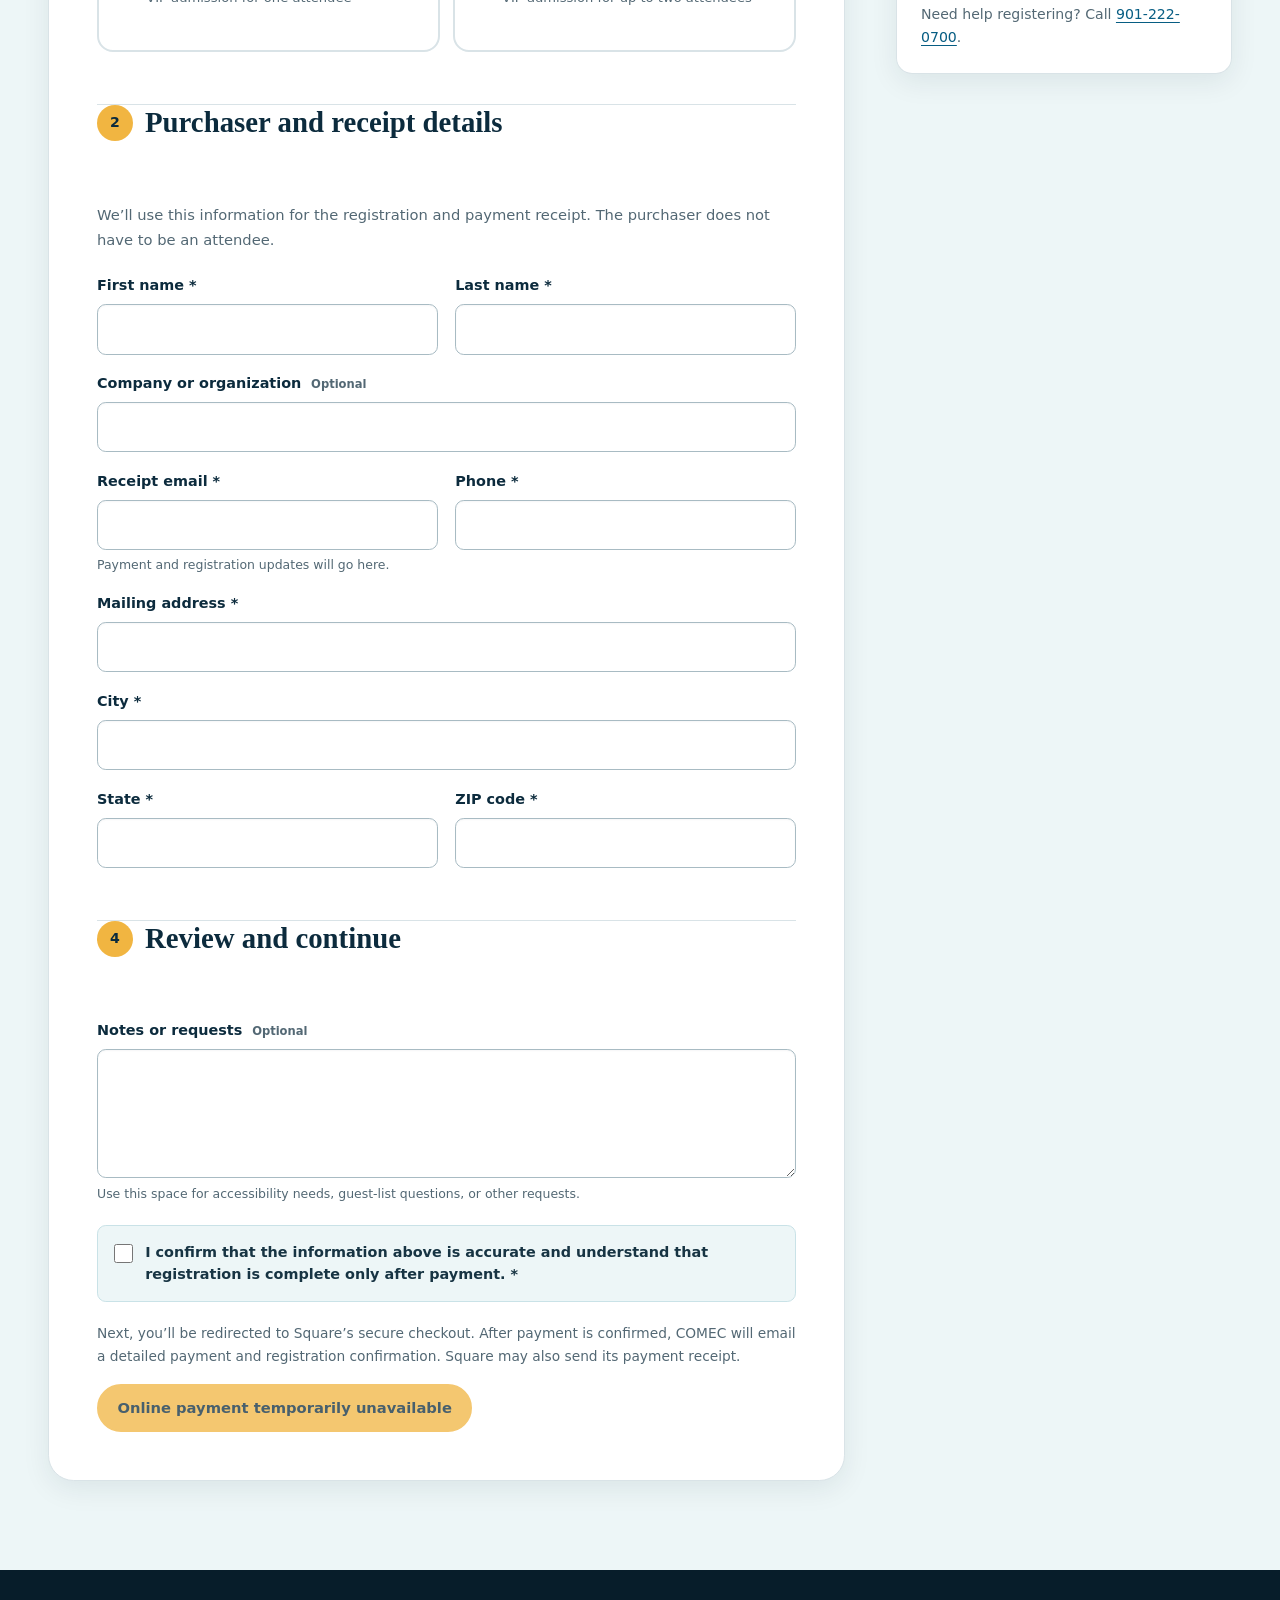
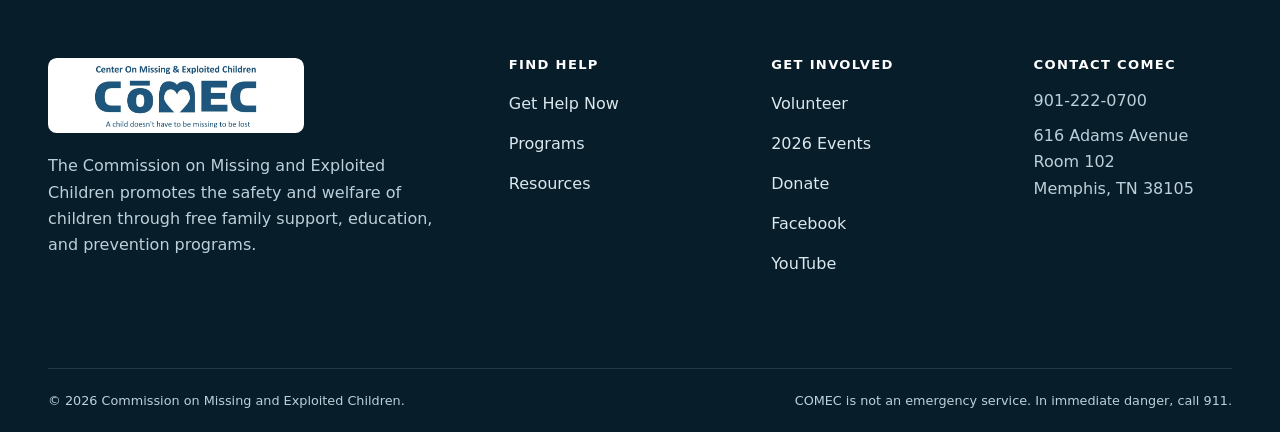
<file: gala-register.html>
<!doctype html>
<html lang="en">
<head>
  <meta charset="utf-8">
  <meta name="viewport" content="width=device-width, initial-scale=1">
  <title>Register for the 2026 Christmas Gala | COMEC</title>
  <meta name="description" content="Reserve single, couple, or VIP admission for COMEC's Christmas Gala on December 19, 2026, at Ridgeway Country Club.">
  <link rel="canonical" href="https://www.comec.org/gala-register.html">
  <meta name="theme-color" content="#0c2b3d">
  <meta property="og:title" content="Register for the 2026 COMEC Christmas Gala">
  <meta property="og:description" content="Reserve single, couple, or VIP admission for December 19 at Ridgeway Country Club.">
  <meta property="og:image" content="https://www.comec.org/assets/images/comec-pattern.webp">
  <link rel="icon" type="image/png" sizes="32x32" href="assets/images/favicon-32.png">
  <link rel="apple-touch-icon" href="assets/images/apple-touch-icon.png">
  <link rel="stylesheet" href="assets/css/styles.css?v=0a2796a4d6fa">
</head>
<body>
  <a class="skip-link" href="#main-content">Skip to main content</a>
  <section class="crisis-bar" aria-label="Immediate help"><div class="container crisis-bar__inner"><span>If a child is in immediate danger, call 911. Missing child? Call 1-800-THE-LOST.</span></div></section>
  <header class="site-header"><div class="container header-inner"><a class="brand" href="index.html" aria-label="COMEC home"><img src="assets/images/comec-logo-wide.jpg" width="960" height="250" alt="COMEC — Saving Children. Serving Families."></a><nav class="site-nav" id="primary-navigation" aria-label="Primary navigation" data-site-nav><ul><li class="nav-mobile-only"><a href="get-help.html">Get Help</a></li><li><a href="programs.html">What We Do</a></li><li><a href="events.html" aria-current="page">Events</a></li><li><a href="volunteer.html">Volunteer</a></li><li><a href="resources.html">Resources</a></li><li><a href="about.html">About</a></li><li class="nav-mobile-only"><a href="donate.html">Donate</a></li></ul></nav><div class="header-actions"><a class="button button--outline" href="get-help.html">Get help</a><a class="button button--gold" href="donate.html">Donate</a></div><button class="nav-toggle" type="button" aria-expanded="false" aria-controls="primary-navigation" aria-label="Open navigation" data-nav-toggle><span class="nav-toggle__bars" aria-hidden="true"></span></button></div></header>

  <main id="main-content">
    <section class="page-hero page-hero--registration">
      <div class="container page-hero__content">
        <a class="back-link" href="events.html#gala">&larr; Christmas Gala details</a>
        <span class="eyebrow">Registration open</span>
        <h1>Celebrate the season with COMEC.</h1>
        <p class="lead">Reserve single, couple, or VIP admission for COMEC’s 2026 Christmas Gala.</p>
        <div class="registration-event-facts" role="group" aria-label="Christmas Gala details">
          <span><strong>Saturday</strong> December 19, 2026</span>
          <span><strong>Time</strong> 6:00–11:00 PM</span>
          <span><strong>Location</strong> Ridgeway Country Club</span>
        </div>
        <div class="button-row registration-hero-actions"><a class="button button--gold" href="#gala-package-options">Start registration</a></div>
      </div>
    </section>

    <section class="section section--mist registration-section" aria-labelledby="registration-title">
      <div class="container registration-layout">
        <div class="registration-panel">
          <div class="registration-panel__intro">
            <span class="eyebrow">Online registration</span>
            <h2 id="registration-title">Tell us who is attending.</h2>
            <p>Fields marked <span aria-hidden="true">*</span><span class="visually-hidden">required</span> are required. Purchase up to 10 single tickets or couple packages in one payment and enter every attendee for COMEC’s guest list.</p>
          </div>

          <noscript><div class="form-alert form-alert--error" role="alert"><strong>JavaScript is required for secure online registration.</strong> Please enable it or call COMEC at <a href="tel:+19012220700">901-222-0700</a>.</div></noscript>
          <div class="form-alert" role="status" aria-live="polite" data-config-status>Checking secure payment availability…</div>
          <div class="form-alert" role="alert" aria-live="assertive" tabindex="-1" hidden data-form-error></div>

          <form class="registration-form" id="gala-registration-form" action="api/registrations.php" method="post" data-gala-registration-form>
            <fieldset class="form-section package-selector" id="gala-package-options" aria-describedby="package-help">
              <legend><span class="form-step">1</span> Choose an admission option <span aria-hidden="true">*</span></legend>
              <p class="form-help" id="package-help">Select one option. You will review the total before going to secure checkout.</p>
              <div class="package-grid">
                <label class="package-option">
                  <input type="radio" name="package_code" value="gala_single" required data-package-radio>
                  <span class="package-option__body"><span class="package-option__top"><strong data-package-name="gala_single">Single admission</strong><span data-package-price="gala_single">$135</span></span><span>Admission for one attendee</span></span>
                </label>
                <label class="package-option">
                  <input type="radio" name="package_code" value="gala_couple" required data-package-radio>
                  <span class="package-option__body"><span class="package-option__top"><strong data-package-name="gala_couple">Couple admission</strong><span data-package-price="gala_couple">$250</span></span><span>Admission for up to two attendees</span></span>
                </label>
                <label class="package-option">
                  <input type="radio" name="package_code" value="gala_vip_single" required data-package-radio>
                  <span class="package-option__body"><span class="package-option__top"><strong data-package-name="gala_vip_single">VIP single admission</strong><span data-package-price="gala_vip_single">$175</span></span><span>VIP admission for one attendee</span></span>
                </label>
                <label class="package-option">
                  <input type="radio" name="package_code" value="gala_vip_couple" required data-package-radio>
                  <span class="package-option__body"><span class="package-option__top"><strong data-package-name="gala_vip_couple">VIP couple admission</strong><span data-package-price="gala_vip_couple">$300</span></span><span>VIP admission for up to two attendees</span></span>
                </label>
              </div>
            </fieldset>

            <fieldset class="form-section">
              <legend><span class="form-step">2</span> Purchaser and receipt details</legend>
              <p class="form-help">We’ll use this information for the registration and payment receipt. The purchaser does not have to be an attendee.</p>
              <div class="form-grid form-grid--2">
                <div class="form-field"><label for="payer-first-name">First name <span aria-hidden="true">*</span></label><input id="payer-first-name" name="payer_first_name" type="text" autocomplete="given-name" maxlength="80" required></div>
                <div class="form-field"><label for="payer-last-name">Last name <span aria-hidden="true">*</span></label><input id="payer-last-name" name="payer_last_name" type="text" autocomplete="family-name" maxlength="80" required></div>
                <div class="form-field form-grid__wide"><label for="payer-company">Company or organization <span class="optional">Optional</span></label><input id="payer-company" name="payer_company" type="text" autocomplete="organization" maxlength="120"></div>
                <div class="form-field"><label for="payer-email">Receipt email <span aria-hidden="true">*</span></label><input id="payer-email" name="payer_email" type="email" inputmode="email" autocomplete="email" maxlength="160" aria-describedby="email-help" required><small id="email-help">Payment and registration updates will go here.</small></div>
                <div class="form-field"><label for="payer-phone">Phone <span aria-hidden="true">*</span></label><input id="payer-phone" name="payer_phone" type="tel" inputmode="tel" autocomplete="tel" maxlength="30" required></div>
                <div class="form-field form-grid__wide"><label for="payer-address-line1">Mailing address <span aria-hidden="true">*</span></label><input id="payer-address-line1" name="payer_address_line1" type="text" autocomplete="address-line1" maxlength="160" required></div>
                <div class="form-field form-grid__wide"><label for="payer-city">City <span aria-hidden="true">*</span></label><input id="payer-city" name="payer_city" type="text" autocomplete="address-level2" maxlength="100" required></div>
                <div class="form-field"><label for="payer-state">State <span aria-hidden="true">*</span></label><input id="payer-state" name="payer_state" type="text" autocomplete="address-level1" autocapitalize="characters" minlength="2" maxlength="2" pattern="[A-Za-z]{2}" title="Enter a two-letter state abbreviation" required></div>
                <div class="form-field"><label for="payer-postal-code">ZIP code <span aria-hidden="true">*</span></label><input id="payer-postal-code" name="payer_postal_code" type="text" inputmode="numeric" autocomplete="postal-code" maxlength="10" pattern="[0-9]{5}(-[0-9]{4})?" title="Enter a five-digit ZIP code or ZIP+4" required></div>
              </div>
            </fieldset>

            <fieldset class="form-section" data-ticket-group-section hidden>
              <legend><span class="form-step">3</span> Admissions and attendees</legend>
              <div class="form-field">
                <label for="gala-package-quantity"><span data-quantity-label>Number of admissions</span> <span aria-hidden="true">*</span></label>
                <select id="gala-package-quantity" name="package_quantity" aria-describedby="gala-package-quantity-help" required disabled data-package-quantity>
                  <option value="">Choose a quantity</option>
                  <option value="1">1</option>
                  <option value="2">2</option>
                  <option value="3">3</option>
                  <option value="4">4</option>
                  <option value="5">5</option>
                  <option value="6">6</option>
                  <option value="7">7</option>
                  <option value="8">8</option>
                  <option value="9">9</option>
                  <option value="10">10</option>
                </select>
                <small id="gala-package-quantity-help" data-quantity-help>The selected admission price applies to each unit.</small>
              </div>
              <div data-ticket-group-list></div>
            </fieldset>

            <fieldset class="form-section form-section--last">
              <legend><span class="form-step">4</span> Review and continue</legend>
              <div class="form-field"><label for="registration-notes">Notes or requests <span class="optional">Optional</span></label><textarea id="registration-notes" name="notes" rows="4" maxlength="1000" aria-describedby="notes-help"></textarea><small id="notes-help">Use this space for accessibility needs, guest-list questions, or other requests.</small></div>

              <section class="registration-mobile-summary" aria-labelledby="gala-mobile-summary-title">
                <h3 id="gala-mobile-summary-title">Review your registration</h3>
                <dl>
                  <div><dt>Option</dt><dd data-mobile-summary-package>Choose an option</dd></div>
                  <div><dt>Quantity</dt><dd data-mobile-summary-quantity>—</dd></div>
                  <div><dt>Guests attending</dt><dd data-mobile-summary-attendees>—</dd></div>
                  <div><dt>Calculation</dt><dd data-mobile-summary-calculation>—</dd></div>
                  <div class="registration-mobile-summary__total"><dt>Total</dt><dd data-mobile-summary-price aria-live="polite">—</dd></div>
                </dl>
              </section>

              <div class="notice notice--blue" data-tax-disclosure hidden>
                <strong>Admission benefits and tax information</strong>
                <p data-benefit-description></p>
                <p><strong>Fair market value of benefits:</strong> <span data-fair-market-value>—</span></p>
                <p><strong>Maximum potentially deductible amount:</strong> <span data-maximum-deductible>—</span></p>
                <p class="small">This estimate is based on COMEC’s approved benefit valuation for the selected admission. Tax treatment depends on individual circumstances; consult a qualified tax adviser.</p>
              </div>

              <div class="notice notice--blue" data-payment-confirmation-notice hidden>
                <strong>Purchase and payment confirmation</strong>
                <p>This checkout is for event admission, team-entry, and sponsorship-package purchases. No charitable contribution is being solicited or acknowledged through this transaction. COMEC does not represent that any portion of the payment is deductible as a charitable contribution. You will receive a payment and registration confirmation.</p>
              </div>

              <div class="honeypot" aria-hidden="true"><label for="registration-website">Website</label><input id="registration-website" name="website" type="text" tabindex="-1" autocomplete="off"></div>

              <label class="consent-field"><input id="registration-consent" name="consent" type="checkbox" value="yes" required><span>I confirm that the information above is accurate and understand that registration is complete only after payment. <span aria-hidden="true">*</span></span></label>

              <p class="form-payment-note">Next, you’ll be redirected to Square’s secure checkout. After payment is confirmed, COMEC will email a detailed payment and registration confirmation. Square may also send its payment receipt.</p>
              <button class="button button--gold form-submit" type="submit" data-submit-button disabled><span data-submit-label>Continue to secure payment</span><span class="button-spinner" aria-hidden="true" hidden data-submit-spinner></span></button>
            </fieldset>
          </form>
        </div>

        <aside class="registration-summary" aria-labelledby="summary-title">
          <span class="tag tag--gold">December 19, 2026</span>
          <h2 id="summary-title">Registration summary</h2>
          <dl>
            <div><dt>Option</dt><dd data-summary-package>Choose an option</dd></div>
            <div><dt>Admission</dt><dd data-summary-includes>—</dd></div>
            <div><dt>Quantity</dt><dd data-summary-quantity>—</dd></div>
            <div><dt>Guests attending</dt><dd data-summary-attendees>—</dd></div>
            <div><dt>Calculation</dt><dd data-summary-calculation>—</dd></div>
            <div class="registration-summary__total"><dt>Total</dt><dd data-summary-price>—</dd></div>
          </dl>
          <div class="registration-summary__venue"><strong>Ridgeway Country Club</strong><span>9800 Poplar Avenue<br>Memphis, Tennessee 38139</span><span>6:00–11:00 PM · Formal/semi-formal</span></div>
          <p class="small muted">Need help registering? Call <a href="tel:+19012220700">901-222-0700</a>.</p>
        </aside>
      </div>
    </section>
  </main>

  <footer class="site-footer"><div class="container footer-main"><div class="footer-brand"><img src="assets/images/comec-logo-wide.jpg" width="960" height="250" loading="lazy" alt="COMEC"><p>The Commission on Missing and Exploited Children promotes the safety and welfare of children through free family support, education, and prevention programs.</p></div><div><h2>Find help</h2><ul class="footer-links"><li><a href="get-help.html">Get Help Now</a></li><li><a href="programs.html">Programs</a></li><li><a href="resources.html">Resources</a></li></ul></div><div><h2>Get involved</h2><ul class="footer-links"><li><a href="volunteer.html">Volunteer</a></li><li><a href="events.html">2026 Events</a></li><li><a href="donate.html">Donate</a></li><li><a href="https://www.facebook.com/comecmemphis" target="_blank" rel="noopener noreferrer">Facebook</a></li><li><a href="https://www.youtube.com/watch?v=IUwCqhVjnOg" target="_blank" rel="noopener noreferrer">YouTube</a></li></ul></div><div><h2>Contact COMEC</h2><ul class="footer-links"><li>901-222-0700</li><li>616 Adams Avenue<br>Room 102<br>Memphis, TN 38105</li></ul></div></div><div class="container footer-bottom"><p>© <span data-current-year>2026</span> Commission on Missing and Exploited Children.</p><p>COMEC is not an emergency service. In immediate danger, call 911.</p></div></footer>
  <script src="assets/js/main.js" defer></script>
  <script src="assets/js/gala-registration.js?v=e5f5e7a1da61" defer></script>
</body>
</html>
</file>
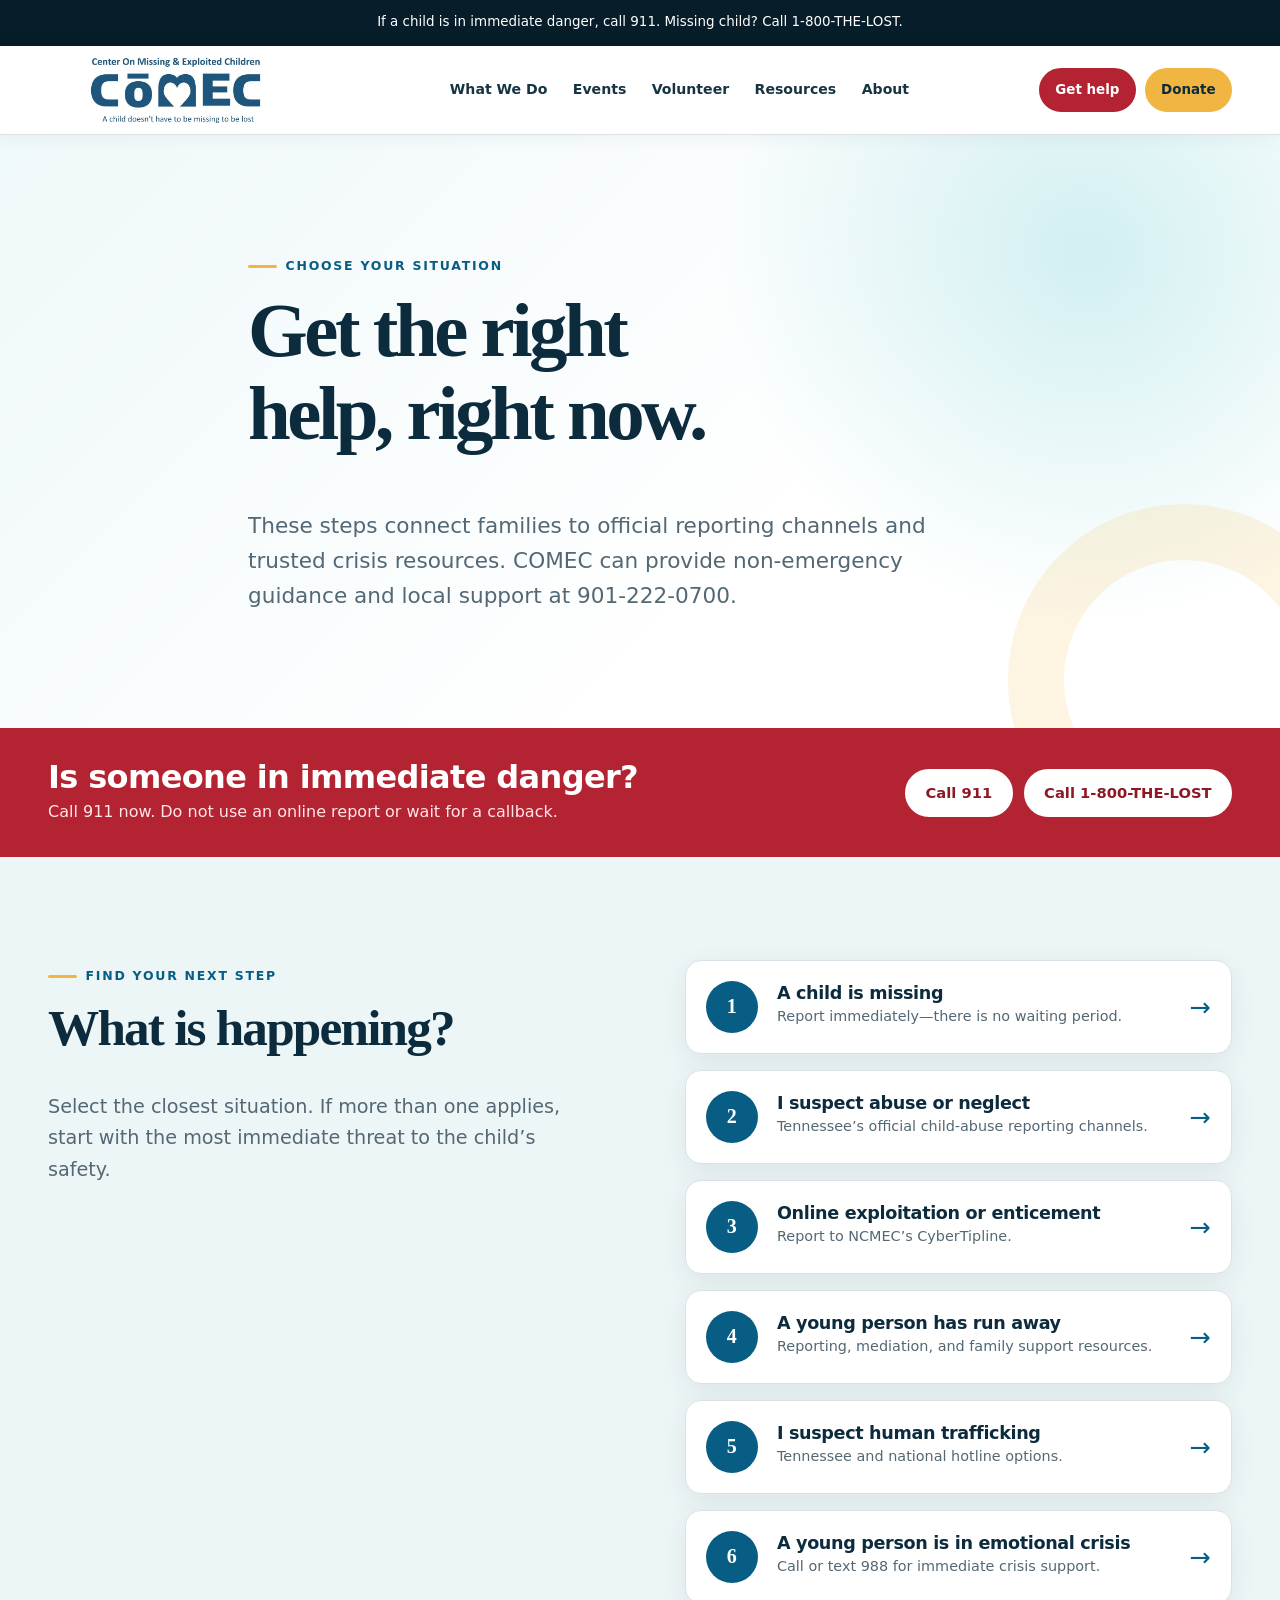
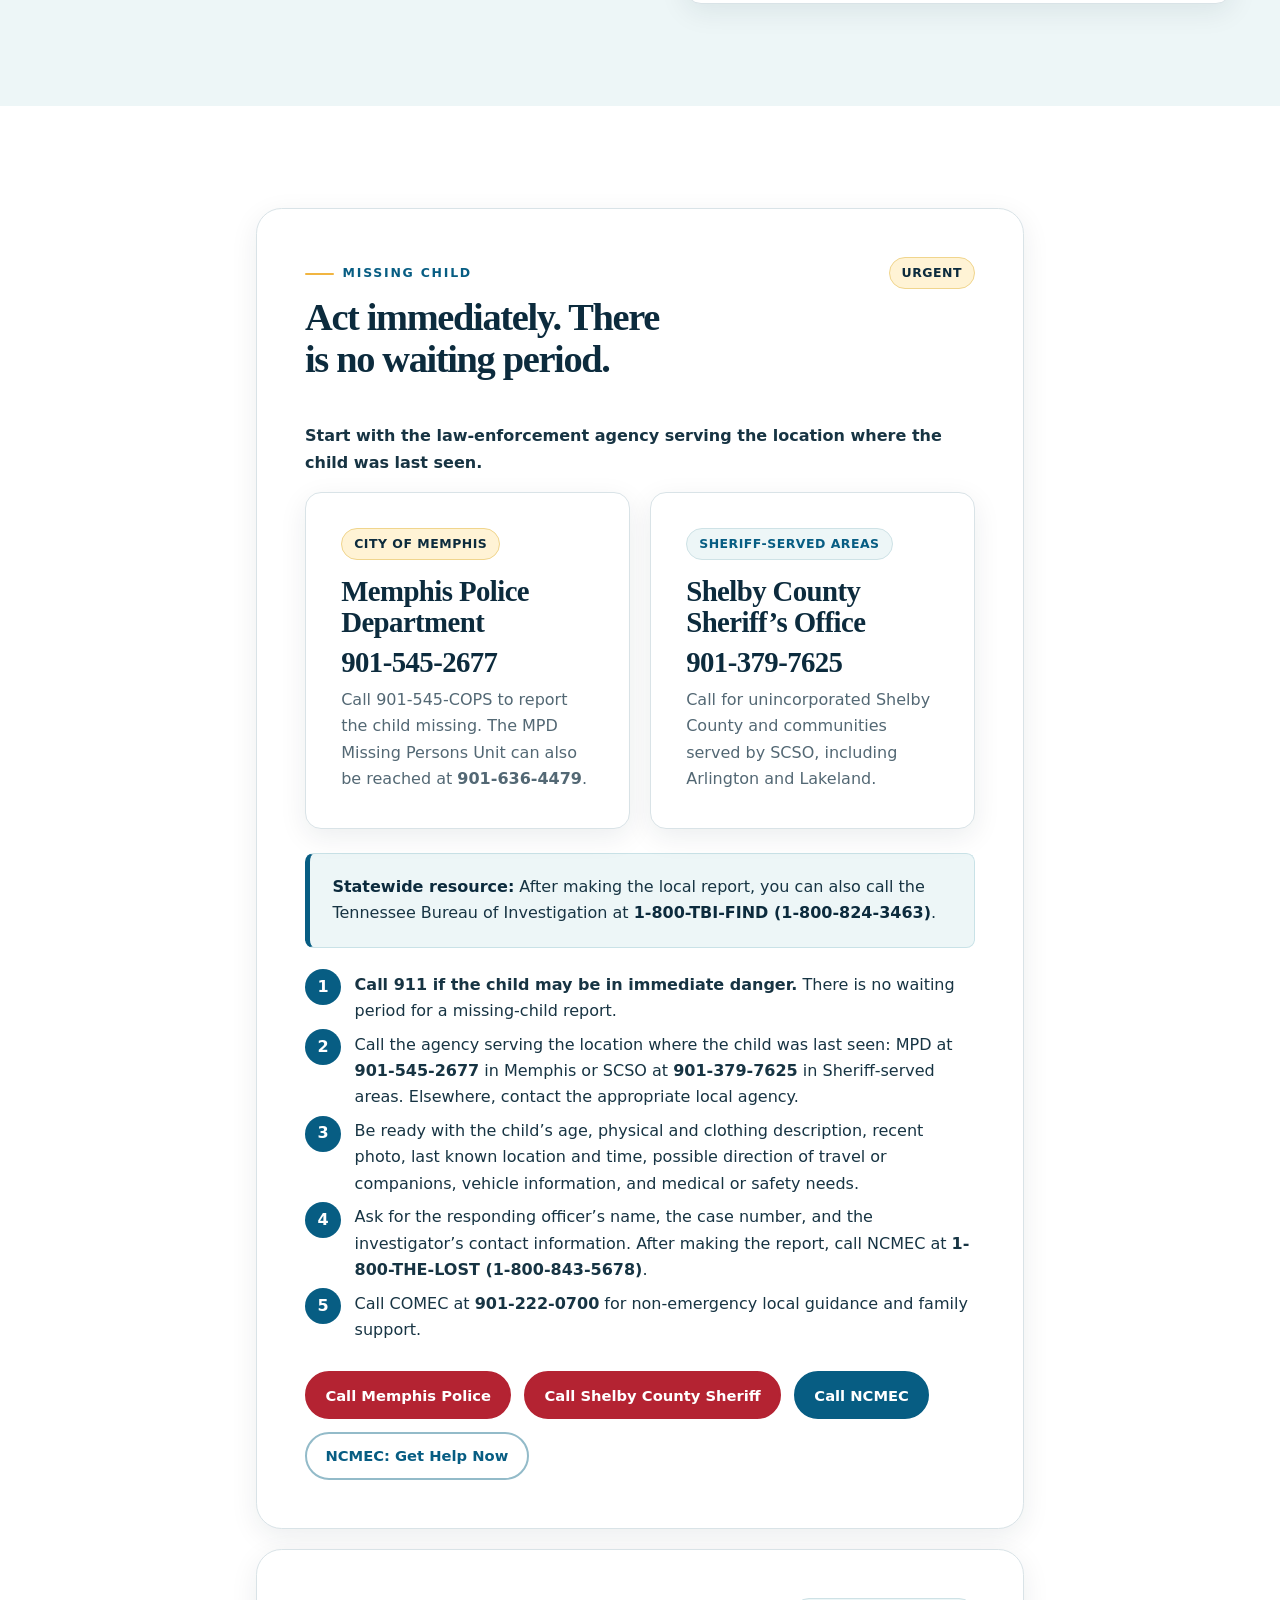
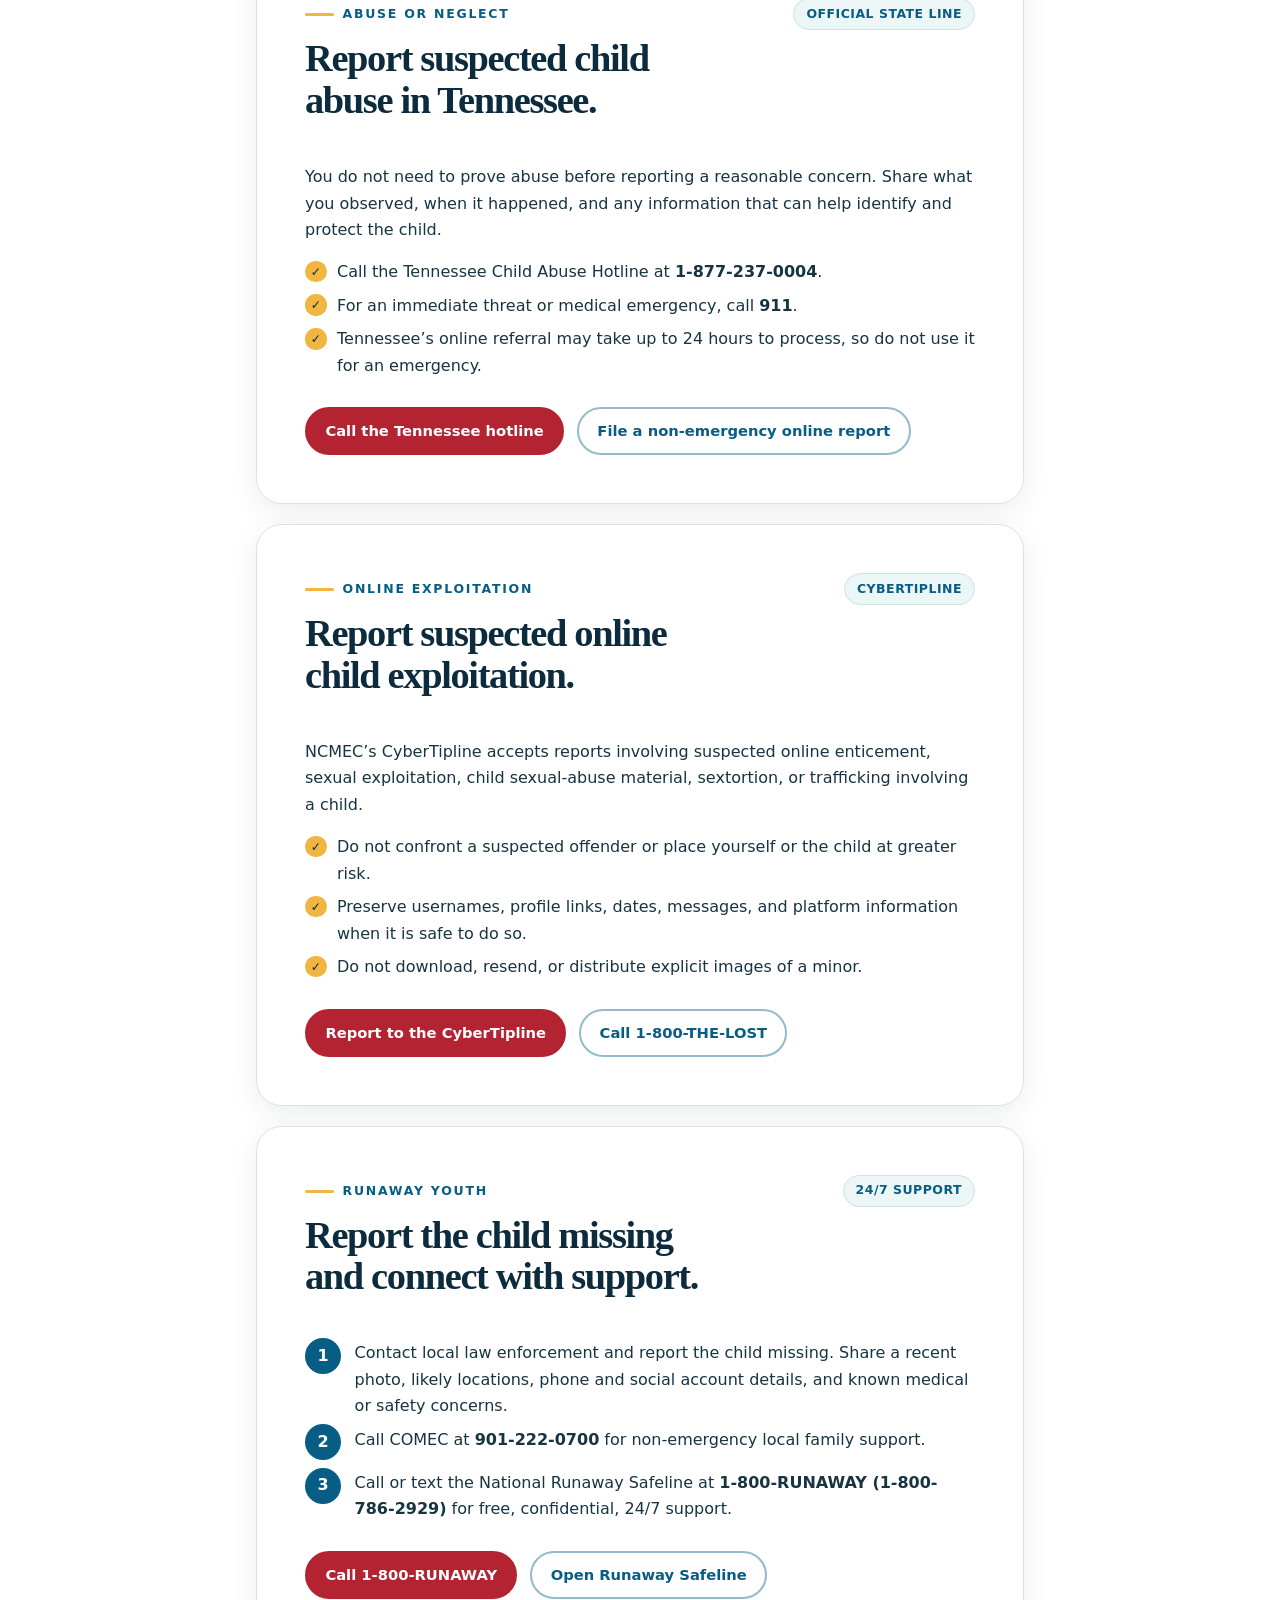
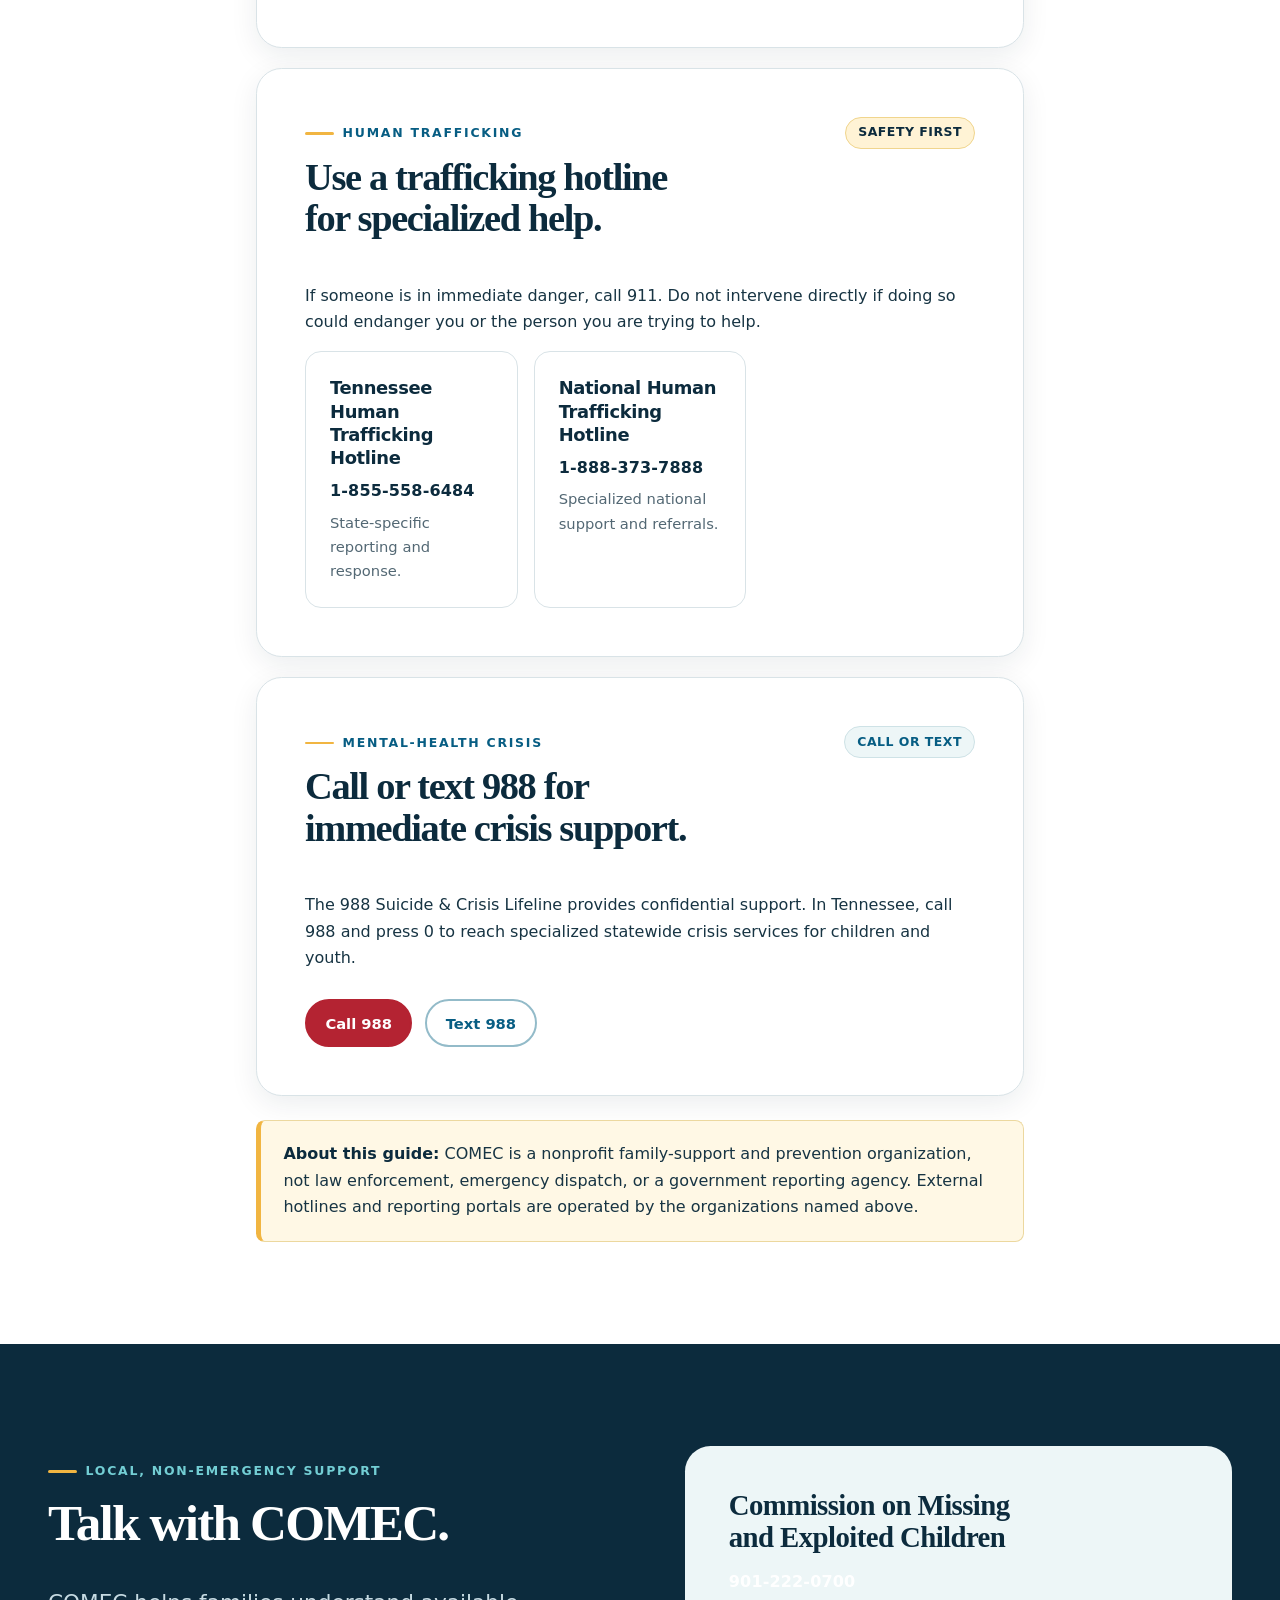
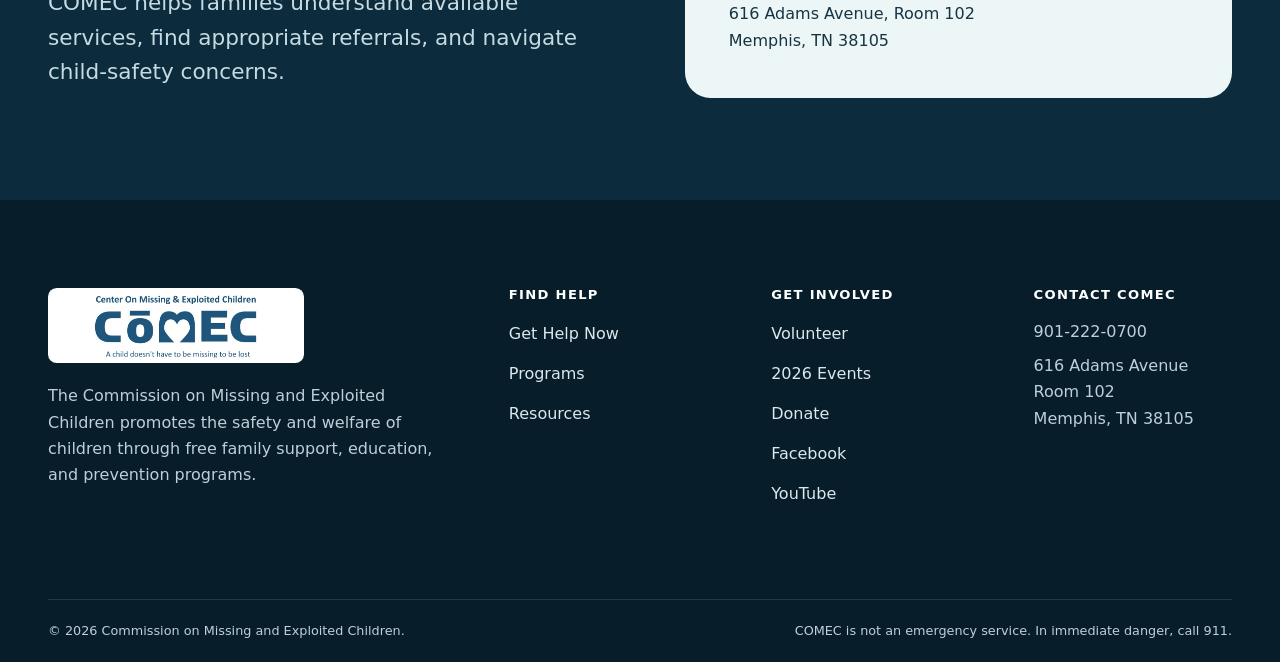
<file: get-help.html>
<!doctype html>
<html lang="en">
<head>
  <meta charset="utf-8">
  <meta name="viewport" content="width=device-width, initial-scale=1">
  <title>Get Help | COMEC</title>
  <meta name="description" content="Verified next steps for a missing child, suspected abuse, online exploitation, a runaway youth, trafficking, or a youth mental-health crisis.">
  <link rel="canonical" href="https://www.comec.org/get-help.html">
  <meta name="theme-color" content="#0c2b3d">
  <meta property="og:title" content="Get Help | COMEC">
  <meta property="og:description" content="Clear, verified reporting options and crisis resources for families and children.">
  <meta property="og:image" content="https://www.comec.org/assets/images/comec-mark.webp">
  <link rel="icon" type="image/png" sizes="32x32" href="assets/images/favicon-32.png">
  <link rel="apple-touch-icon" href="assets/images/apple-touch-icon.png">
  <link rel="stylesheet" href="assets/css/styles.css?v=0a2796a4d6fa">
</head>
<body>
  <a class="skip-link" href="#main-content">Skip to main content</a>

  <div class="crisis-bar" role="region" aria-label="Immediate help">
    <div class="container crisis-bar__inner">
      <span>If a child is in immediate danger, call 911. Missing child? Call 1-800-THE-LOST.</span>
    </div>
  </div>

  <header class="site-header">
    <div class="container header-inner">
      <a class="brand" href="index.html" aria-label="COMEC home">
        <img src="assets/images/comec-logo-wide.jpg" width="960" height="250" alt="COMEC — Saving Children. Serving Families.">
      </a>
      <nav class="site-nav" id="primary-navigation" aria-label="Primary navigation" data-site-nav>
        <ul>
          <li class="nav-mobile-only"><a href="get-help.html" aria-current="page">Get Help</a></li>
          <li><a href="programs.html">What We Do</a></li>
          <li><a href="events.html">Events</a></li>
          <li><a href="volunteer.html">Volunteer</a></li>
          <li><a href="resources.html">Resources</a></li>
          <li><a href="about.html">About</a></li>
          <li class="nav-mobile-only"><a href="donate.html">Donate</a></li>
        </ul>
      </nav>
      <div class="header-actions">
        <a class="button button--danger" href="get-help.html" aria-current="page">Get help</a>
        <a class="button button--gold" href="donate.html">Donate</a>
      </div>
      <button class="nav-toggle" type="button" aria-expanded="false" aria-controls="primary-navigation" aria-label="Open navigation" data-nav-toggle>
        <span class="nav-toggle__bars" aria-hidden="true"></span>
      </button>
    </div>
  </header>

  <main id="main-content">
    <section class="page-hero">
      <div class="container page-hero__content">
        <span class="eyebrow">Choose your situation</span>
        <h1>Get the right help, right now.</h1>
        <p class="lead">These steps connect families to official reporting channels and trusted crisis resources. COMEC can provide non-emergency guidance and local support at 901-222-0700.</p>
      </div>
    </section>

    <section class="emergency-panel" aria-labelledby="emergency-title">
      <div class="container emergency-panel__inner">
        <div>
          <h2 id="emergency-title">Is someone in immediate danger?</h2>
          <p>Call 911 now. Do not use an online report or wait for a callback.</p>
        </div>
        <div class="emergency-panel__actions">
          <a class="button" href="tel:911">Call 911</a>
          <a class="button" href="tel:+18008435678">Call 1-800-THE-LOST</a>
        </div>
      </div>
    </section>

    <section class="section section--mist" aria-labelledby="choose-title">
      <div class="container split split--top">
        <div class="section-heading">
          <span class="eyebrow">Find your next step</span>
          <h2 id="choose-title">What is happening?</h2>
          <p>Select the closest situation. If more than one applies, start with the most immediate threat to the child’s safety.</p>
        </div>
        <div class="scenario-list">
          <a class="scenario" href="#missing-child"><span class="scenario__number" aria-hidden="true">1</span><div><h3>A child is missing</h3><p>Report immediately—there is no waiting period.</p></div><span class="scenario__arrow" aria-hidden="true">→</span></a>
          <a class="scenario" href="#abuse-neglect"><span class="scenario__number" aria-hidden="true">2</span><div><h3>I suspect abuse or neglect</h3><p>Tennessee’s official child-abuse reporting channels.</p></div><span class="scenario__arrow" aria-hidden="true">→</span></a>
          <a class="scenario" href="#online-exploitation"><span class="scenario__number" aria-hidden="true">3</span><div><h3>Online exploitation or enticement</h3><p>Report to NCMEC’s CyberTipline.</p></div><span class="scenario__arrow" aria-hidden="true">→</span></a>
          <a class="scenario" href="#runaway-youth"><span class="scenario__number" aria-hidden="true">4</span><div><h3>A young person has run away</h3><p>Reporting, mediation, and family support resources.</p></div><span class="scenario__arrow" aria-hidden="true">→</span></a>
          <a class="scenario" href="#trafficking"><span class="scenario__number" aria-hidden="true">5</span><div><h3>I suspect human trafficking</h3><p>Tennessee and national hotline options.</p></div><span class="scenario__arrow" aria-hidden="true">→</span></a>
          <a class="scenario" href="#youth-crisis"><span class="scenario__number" aria-hidden="true">6</span><div><h3>A young person is in emotional crisis</h3><p>Call or text 988 for immediate crisis support.</p></div><span class="scenario__arrow" aria-hidden="true">→</span></a>
        </div>
      </div>
    </section>

    <section class="section" aria-label="Help by situation">
      <div class="container narrow">
        <article class="help-section" id="missing-child">
          <div class="help-section__top">
            <div><span class="eyebrow">Missing child</span><h2>Act immediately. There is no waiting period.</h2></div>
            <span class="tag tag--gold">Urgent</span>
          </div>
          <p><strong>Start with the law-enforcement agency serving the location where the child was last seen.</strong></p>
          <div class="card-grid card-grid--2">
            <div class="card">
              <span class="tag tag--gold">City of Memphis</span>
              <h3 class="mt-1">Memphis Police Department</h3>
              <h3>901-545-2677</h3>
              <p>Call 901-545-COPS to report the child missing. The MPD Missing Persons Unit can also be reached at <strong>901-636-4479</strong>.</p>
            </div>
            <div class="card">
              <span class="tag">Sheriff-served areas</span>
              <h3 class="mt-1">Shelby County Sheriff’s Office</h3>
              <h3>901-379-7625</h3>
              <p>Call for unincorporated Shelby County and communities served by SCSO, including Arlington and Lakeland.</p>
            </div>
          </div>
          <div class="notice notice--blue mt-1-5">
            <strong>Statewide resource:</strong> After making the local report, you can also call the Tennessee Bureau of Investigation at <strong>1-800-TBI-FIND (1-800-824-3463)</strong>.
          </div>
          <ol class="steps mt-1-5">
            <li><strong>Call 911 if the child may be in immediate danger.</strong> There is no waiting period for a missing-child report.</li>
            <li>Call the agency serving the location where the child was last seen: MPD at <strong>901-545-2677</strong> in Memphis or SCSO at <strong>901-379-7625</strong> in Sheriff-served areas. Elsewhere, contact the appropriate local agency.</li>
            <li>Be ready with the child’s age, physical and clothing description, recent photo, last known location and time, possible direction of travel or companions, vehicle information, and medical or safety needs.</li>
            <li>Ask for the responding officer’s name, the case number, and the investigator’s contact information. After making the report, call NCMEC at <strong>1-800-THE-LOST (1-800-843-5678)</strong>.</li>
            <li>Call COMEC at <strong>901-222-0700</strong> for non-emergency local guidance and family support.</li>
          </ol>
          <div class="button-row">
            <a class="button button--danger" href="tel:+19015452677">Call Memphis Police</a>
            <a class="button button--danger" href="tel:+19013797625">Call Shelby County Sheriff</a>
            <a class="button" href="tel:+18008435678">Call NCMEC</a>
            <a class="button button--outline" href="https://www.missingkids.org/gethelpnow" target="_blank" rel="noopener noreferrer">NCMEC: Get Help Now</a>
          </div>
        </article>

        <article class="help-section" id="abuse-neglect">
          <div class="help-section__top">
            <div><span class="eyebrow">Abuse or neglect</span><h2>Report suspected child abuse in Tennessee.</h2></div>
            <span class="tag">Official state line</span>
          </div>
          <p>You do not need to prove abuse before reporting a reasonable concern. Share what you observed, when it happened, and any information that can help identify and protect the child.</p>
          <ul class="check-list">
            <li>Call the Tennessee Child Abuse Hotline at <strong>1-877-237-0004</strong>.</li>
            <li>For an immediate threat or medical emergency, call <strong>911</strong>.</li>
            <li>Tennessee’s online referral may take up to 24 hours to process, so do not use it for an emergency.</li>
          </ul>
          <div class="button-row">
            <a class="button button--danger" href="tel:+18772370004">Call the Tennessee hotline</a>
            <a class="button button--outline" href="https://carat.app.tn.gov/carat/referral/emergency.html" target="_blank" rel="noopener noreferrer">File a non-emergency online report</a>
          </div>
        </article>

        <article class="help-section" id="online-exploitation">
          <div class="help-section__top">
            <div><span class="eyebrow">Online exploitation</span><h2>Report suspected online child exploitation.</h2></div>
            <span class="tag">CyberTipline</span>
          </div>
          <p>NCMEC’s CyberTipline accepts reports involving suspected online enticement, sexual exploitation, child sexual-abuse material, sextortion, or trafficking involving a child.</p>
          <ul class="check-list">
            <li>Do not confront a suspected offender or place yourself or the child at greater risk.</li>
            <li>Preserve usernames, profile links, dates, messages, and platform information when it is safe to do so.</li>
            <li>Do not download, resend, or distribute explicit images of a minor.</li>
          </ul>
          <div class="button-row">
            <a class="button button--danger" href="https://www.cybertipline.org/" target="_blank" rel="noopener noreferrer">Report to the CyberTipline</a>
            <a class="button button--outline" href="tel:+18008435678">Call 1-800-THE-LOST</a>
          </div>
        </article>

        <article class="help-section" id="runaway-youth">
          <div class="help-section__top">
            <div><span class="eyebrow">Runaway youth</span><h2>Report the child missing and connect with support.</h2></div>
            <span class="tag">24/7 support</span>
          </div>
          <ol class="steps">
            <li>Contact local law enforcement and report the child missing. Share a recent photo, likely locations, phone and social account details, and known medical or safety concerns.</li>
            <li>Call COMEC at <strong>901-222-0700</strong> for non-emergency local family support.</li>
            <li>Call or text the National Runaway Safeline at <strong>1-800-RUNAWAY (1-800-786-2929)</strong> for free, confidential, 24/7 support.</li>
          </ol>
          <div class="button-row">
            <a class="button button--danger" href="tel:+18007862929">Call 1-800-RUNAWAY</a>
            <a class="button button--outline" href="https://www.1800runaway.org/" target="_blank" rel="noopener noreferrer">Open Runaway Safeline</a>
          </div>
        </article>

        <article class="help-section" id="trafficking">
          <div class="help-section__top">
            <div><span class="eyebrow">Human trafficking</span><h2>Use a trafficking hotline for specialized help.</h2></div>
            <span class="tag tag--gold">Safety first</span>
          </div>
          <p>If someone is in immediate danger, call 911. Do not intervene directly if doing so could endanger you or the person you are trying to help.</p>
          <div class="resource-grid">
            <div class="resource-card">
              <h3>Tennessee Human Trafficking Hotline</h3>
              <h4>1-855-558-6484</h4>
              <p>State-specific reporting and response.</p>
            </div>
            <div class="resource-card">
              <h3>National Human Trafficking Hotline</h3>
              <h4>1-888-373-7888</h4>
              <p>Specialized national support and referrals.</p>
            </div>
          </div>
        </article>

        <article class="help-section" id="youth-crisis">
          <div class="help-section__top">
            <div><span class="eyebrow">Mental-health crisis</span><h2>Call or text 988 for immediate crisis support.</h2></div>
            <span class="tag">Call or text</span>
          </div>
          <p>The 988 Suicide &amp; Crisis Lifeline provides confidential support. In Tennessee, call 988 and press 0 to reach specialized statewide crisis services for children and youth.</p>
          <div class="button-row">
            <a class="button button--danger" href="tel:988">Call 988</a>
            <a class="button button--outline" href="sms:988">Text 988</a>
          </div>
        </article>

        <div class="notice mt-1-5">
          <strong>About this guide:</strong> COMEC is a nonprofit family-support and prevention organization, not law enforcement, emergency dispatch, or a government reporting agency. External hotlines and reporting portals are operated by the organizations named above.
        </div>
      </div>
    </section>

    <section class="section section--navy" aria-labelledby="local-help-title">
      <div class="container split">
        <div>
          <span class="eyebrow eyebrow--light">Local, non-emergency support</span>
          <h2 id="local-help-title">Talk with COMEC.</h2>
          <p class="lead lead--light">COMEC helps families understand available services, find appropriate referrals, and navigate child-safety concerns.</p>
        </div>
        <div class="contact-card text-ink">
          <h3>Commission on Missing and Exploited Children</h3>
          <h4>901-222-0700</h4>
          <address>616 Adams Avenue, Room 102<br>Memphis, TN 38105</address>
        </div>
      </div>
    </section>
  </main>

  <footer class="site-footer">
    <div class="container footer-main">
      <div class="footer-brand">
        <img src="assets/images/comec-logo-wide.jpg" width="960" height="250" loading="lazy" alt="COMEC">
        <p>The Commission on Missing and Exploited Children promotes the safety and welfare of children through free family support, education, and prevention programs.</p>
      </div>
      <div><h2>Find help</h2><ul class="footer-links"><li><a href="get-help.html">Get Help Now</a></li><li><a href="programs.html">Programs</a></li><li><a href="resources.html">Resources</a></li></ul></div>
      <div><h2>Get involved</h2><ul class="footer-links"><li><a href="volunteer.html">Volunteer</a></li><li><a href="events.html">2026 Events</a></li><li><a href="donate.html">Donate</a></li><li><a href="https://www.facebook.com/comecmemphis" target="_blank" rel="noopener noreferrer">Facebook</a></li><li><a href="https://www.youtube.com/watch?v=IUwCqhVjnOg" target="_blank" rel="noopener noreferrer">YouTube</a></li></ul></div>
      <div><h2>Contact COMEC</h2><ul class="footer-links"><li>901-222-0700</li><li>616 Adams Avenue<br>Room 102<br>Memphis, TN 38105</li></ul></div>
    </div>
    <div class="container footer-bottom"><p>© <span data-current-year>2026</span> Commission on Missing and Exploited Children.</p><p>COMEC is not an emergency service. In immediate danger, call 911.</p></div>
  </footer>

  <script src="assets/js/main.js" defer></script>
</body>
</html>
</file>
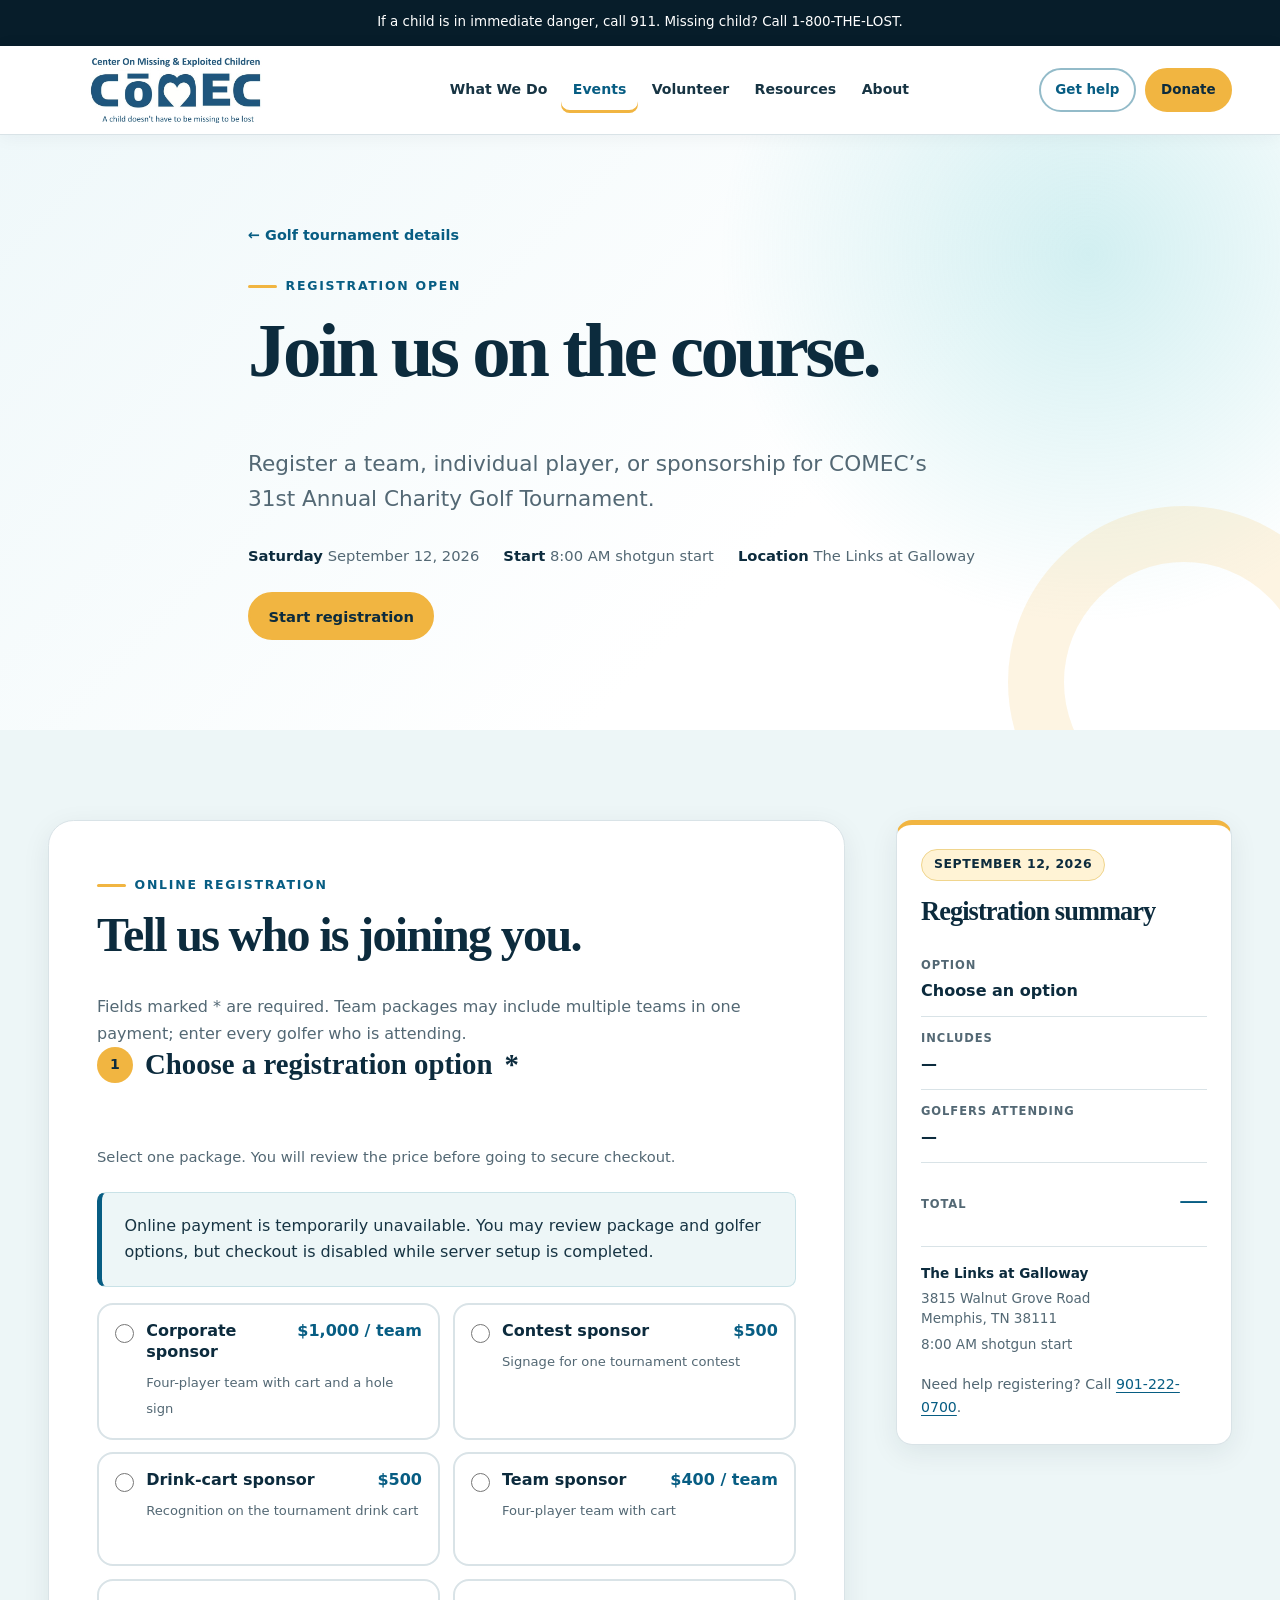
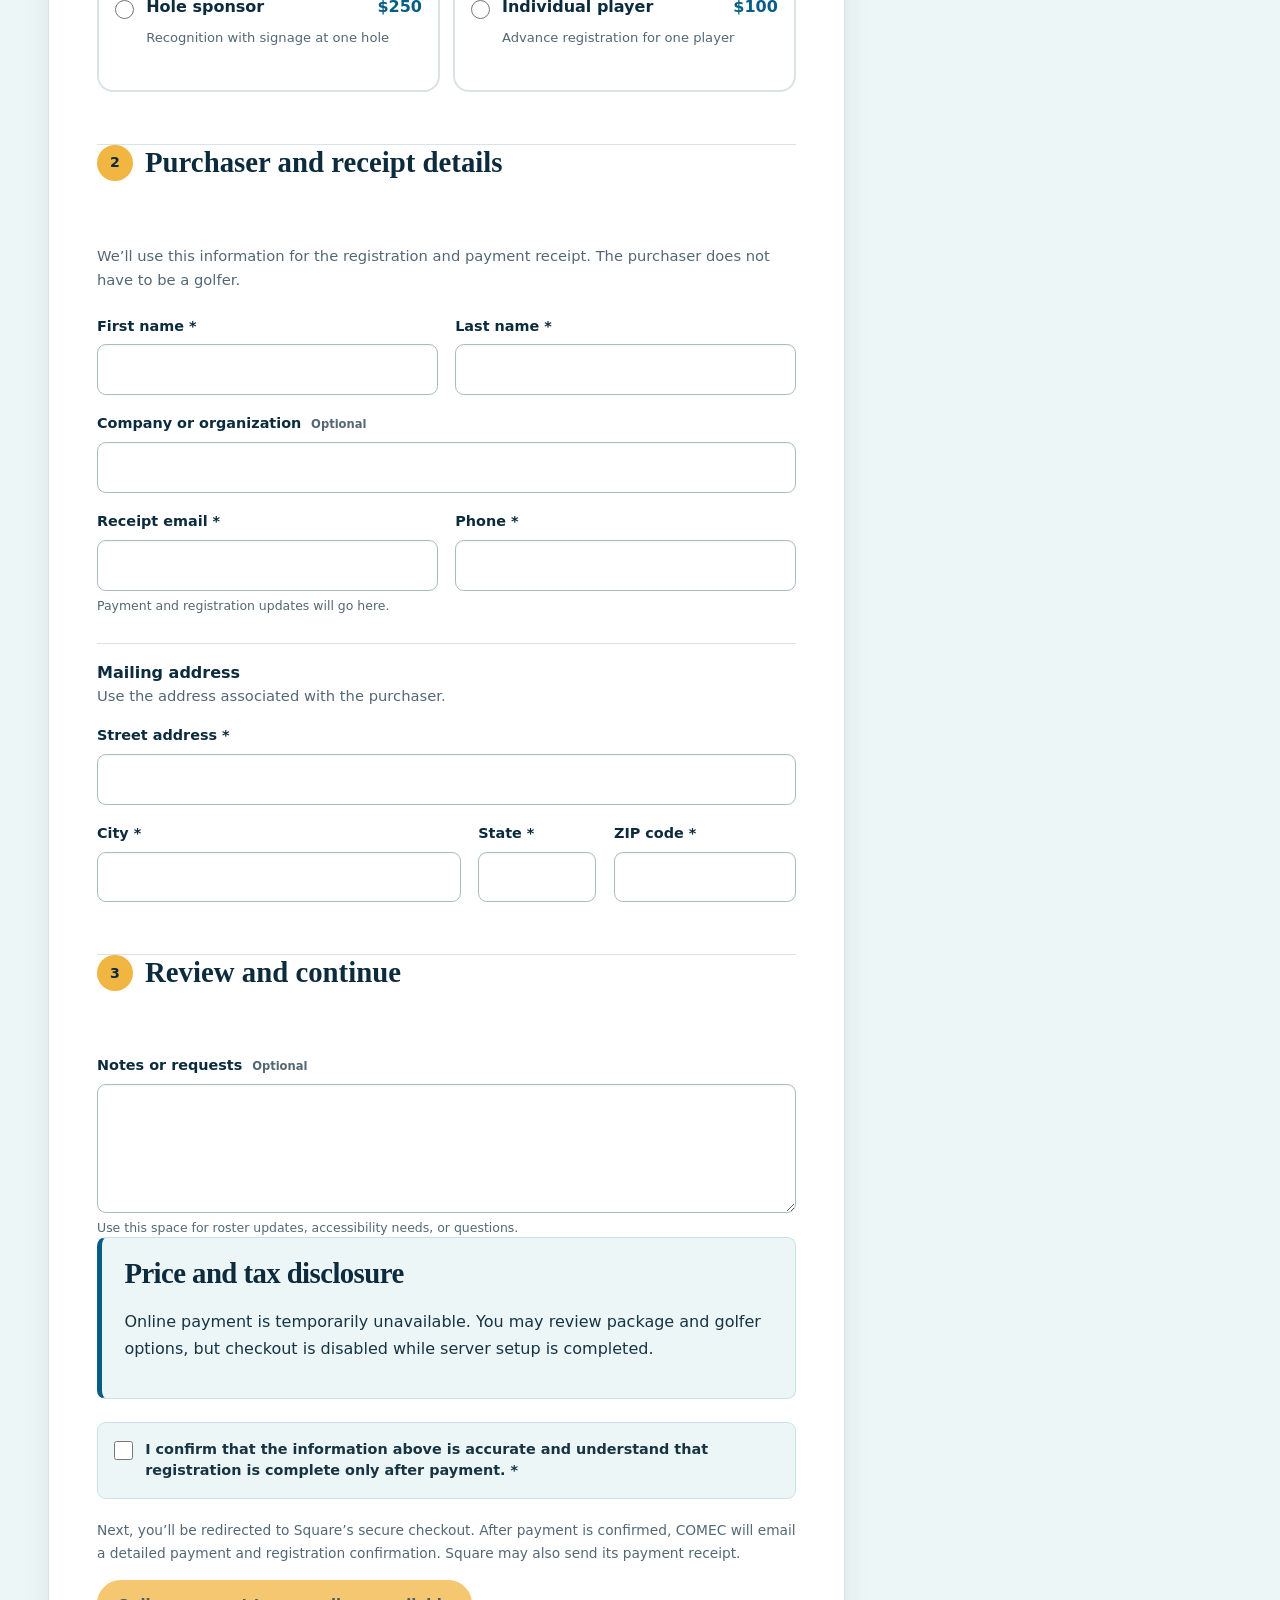
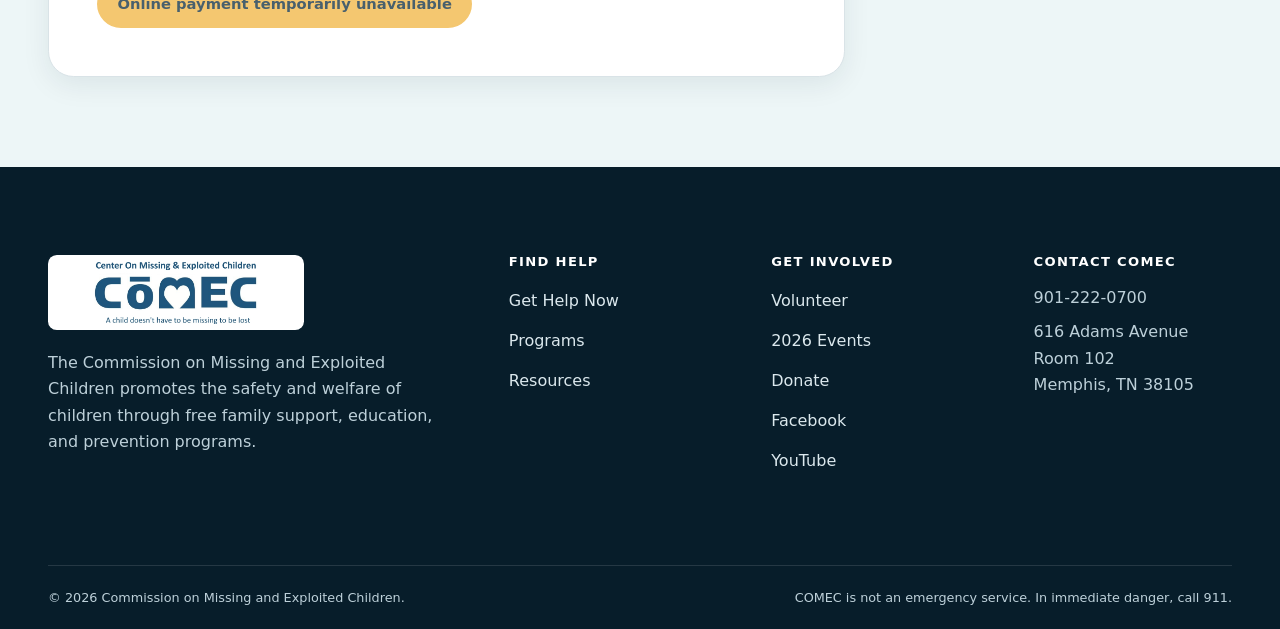
<file: golf-register.html>
<!doctype html>
<html lang="en">
<head>
  <meta charset="utf-8">
  <meta name="viewport" content="width=device-width, initial-scale=1">
  <title>Register for the 2026 Charity Golf Tournament | COMEC</title>
  <meta name="description" content="Register a team, player, or sponsorship for COMEC's 31st Annual Charity Golf Tournament on September 12, 2026.">
  <link rel="canonical" href="https://www.comec.org/golf-register.html">
  <meta name="theme-color" content="#0c2b3d">
  <meta property="og:title" content="Register for the 2026 COMEC Charity Golf Tournament">
  <meta property="og:description" content="Choose a team, player, or sponsor package for September 12 at The Links at Galloway.">
  <meta property="og:image" content="https://www.comec.org/assets/images/golf-tournament.webp">
  <link rel="icon" type="image/png" sizes="32x32" href="assets/images/favicon-32.png">
  <link rel="apple-touch-icon" href="assets/images/apple-touch-icon.png">
  <link rel="stylesheet" href="assets/css/styles.css?v=0a2796a4d6fa">
</head>
<body>
  <a class="skip-link" href="#main-content">Skip to main content</a>
  <section class="crisis-bar" aria-label="Immediate help"><div class="container crisis-bar__inner"><span>If a child is in immediate danger, call 911. Missing child? Call 1-800-THE-LOST.</span></div></section>
  <header class="site-header"><div class="container header-inner"><a class="brand" href="index.html" aria-label="COMEC home"><img src="assets/images/comec-logo-wide.jpg" width="960" height="250" alt="COMEC — Saving Children. Serving Families."></a><nav class="site-nav" id="primary-navigation" aria-label="Primary navigation" data-site-nav><ul><li class="nav-mobile-only"><a href="get-help.html">Get Help</a></li><li><a href="programs.html">What We Do</a></li><li><a href="events.html" aria-current="page">Events</a></li><li><a href="volunteer.html">Volunteer</a></li><li><a href="resources.html">Resources</a></li><li><a href="about.html">About</a></li><li class="nav-mobile-only"><a href="donate.html">Donate</a></li></ul></nav><div class="header-actions"><a class="button button--outline" href="get-help.html">Get help</a><a class="button button--gold" href="donate.html">Donate</a></div><button class="nav-toggle" type="button" aria-expanded="false" aria-controls="primary-navigation" aria-label="Open navigation" data-nav-toggle><span class="nav-toggle__bars" aria-hidden="true"></span></button></div></header>

  <main id="main-content">
    <section class="page-hero page-hero--registration">
      <div class="container page-hero__content">
        <a class="back-link" href="events.html#golf">&larr; Golf tournament details</a>
        <span class="eyebrow">Registration open</span>
        <h1>Join us on the course.</h1>
        <p class="lead">Register a team, individual player, or sponsorship for COMEC’s 31st Annual Charity Golf Tournament.</p>
        <div class="registration-event-facts" role="group" aria-label="Tournament details">
          <span><strong>Saturday</strong> September 12, 2026</span>
          <span><strong>Start</strong> 8:00 AM shotgun start</span>
          <span><strong>Location</strong> The Links at Galloway</span>
        </div>
        <div class="button-row registration-hero-actions"><a class="button button--gold" href="#golf-package-options">Start registration</a></div>
      </div>
    </section>

    <section class="section section--mist registration-section" aria-labelledby="registration-title">
      <div class="container registration-layout">
        <div class="registration-panel">
          <div class="registration-panel__intro">
            <span class="eyebrow">Online registration</span>
            <h2 id="registration-title">Tell us who is joining you.</h2>
            <p>Fields marked <span aria-hidden="true">*</span><span class="visually-hidden">required</span> are required. Team packages may include multiple teams in one payment; enter every golfer who is attending.</p>
          </div>

          <noscript><div class="form-alert form-alert--error" role="alert"><strong>JavaScript is required for secure online registration.</strong> Please enable it or call COMEC at <a href="tel:+19012220700">901-222-0700</a>.</div></noscript>
          <div class="form-alert" role="alert" aria-live="assertive" tabindex="-1" hidden data-form-error></div>

          <form class="registration-form" id="golf-registration-form" action="api/registrations.php" method="post" data-registration-form>
            <fieldset class="form-section package-selector" id="golf-package-options" aria-describedby="package-help">
              <legend><span class="form-step">1</span> Choose a registration option <span aria-hidden="true">*</span></legend>
              <p class="form-help" id="package-help">Select one package. You will review the price before going to secure checkout.</p>
              <p class="notice notice--blue" role="status" aria-live="polite" data-config-status>Loading current price and registration information…</p>
              <div class="package-grid">
                <label class="package-option">
                  <input type="radio" name="package_code" value="corporate_sponsor" required data-package-radio disabled>
                  <span class="package-option__body"><span class="package-option__top"><strong>Corporate sponsor</strong><span data-package-price>Loading…</span></span><span data-package-benefit>Four-player team with cart and a hole sign</span></span>
                </label>
                <label class="package-option">
                  <input type="radio" name="package_code" value="contest_sponsor" required data-package-radio disabled>
                  <span class="package-option__body"><span class="package-option__top"><strong>Contest sponsor</strong><span data-package-price>Loading…</span></span><span data-package-benefit>Signage for one tournament contest</span></span>
                </label>
                <label class="package-option">
                  <input type="radio" name="package_code" value="drink_cart_sponsor" required data-package-radio disabled>
                  <span class="package-option__body"><span class="package-option__top"><strong>Drink-cart sponsor</strong><span data-package-price>Loading…</span></span><span data-package-benefit>Recognition on the tournament drink cart</span></span>
                </label>
                <label class="package-option">
                  <input type="radio" name="package_code" value="team_sponsor" required data-package-radio disabled>
                  <span class="package-option__body"><span class="package-option__top"><strong>Team sponsor</strong><span data-package-price>Loading…</span></span><span data-package-benefit>Four-player team with cart</span></span>
                </label>
                <label class="package-option">
                  <input type="radio" name="package_code" value="hole_sponsor" required data-package-radio disabled>
                  <span class="package-option__body"><span class="package-option__top"><strong>Hole sponsor</strong><span data-package-price>Loading…</span></span><span data-package-benefit>Recognition with signage at one hole</span></span>
                </label>
                <label class="package-option">
                  <input type="radio" name="package_code" value="individual_player" required data-package-radio disabled>
                  <span class="package-option__body"><span class="package-option__top"><strong>Individual player</strong><span data-package-price>Loading…</span></span><span data-package-benefit>Advance registration for one player</span></span>
                </label>
              </div>
            </fieldset>

            <fieldset class="form-section">
              <legend><span class="form-step">2</span> Purchaser and receipt details</legend>
              <p class="form-help">We’ll use this information for the registration and payment receipt. The purchaser does not have to be a golfer.</p>
              <div class="form-grid form-grid--2">
                <div class="form-field"><label for="payer-first-name">First name <span aria-hidden="true">*</span></label><input id="payer-first-name" name="payer_first_name" type="text" autocomplete="given-name" maxlength="80" required></div>
                <div class="form-field"><label for="payer-last-name">Last name <span aria-hidden="true">*</span></label><input id="payer-last-name" name="payer_last_name" type="text" autocomplete="family-name" maxlength="80" required></div>
                <div class="form-field form-grid__wide"><label for="payer-company">Company or organization <span class="optional">Optional</span></label><input id="payer-company" name="payer_company" type="text" autocomplete="organization" maxlength="120"></div>
                <div class="form-field"><label for="payer-email">Receipt email <span aria-hidden="true">*</span></label><input id="payer-email" name="payer_email" type="email" inputmode="email" autocomplete="email" maxlength="160" aria-describedby="email-help" required><small id="email-help">Payment and registration updates will go here.</small></div>
                <div class="form-field"><label for="payer-phone">Phone <span aria-hidden="true">*</span></label><input id="payer-phone" name="payer_phone" type="tel" inputmode="tel" autocomplete="tel" maxlength="30" required></div>
                <div class="form-address form-grid__wide" role="group" aria-labelledby="mailing-address-title">
                  <h3 id="mailing-address-title">Mailing address</h3>
                  <p class="form-help">Use the address associated with the purchaser.</p>
                  <div class="form-address__grid">
                    <div class="form-field form-address__street"><label for="payer-address-line1">Street address <span aria-hidden="true">*</span></label><input id="payer-address-line1" name="payer_address_line1" type="text" autocomplete="address-line1" maxlength="160" required></div>
                    <div class="form-field"><label for="payer-city">City <span aria-hidden="true">*</span></label><input id="payer-city" name="payer_city" type="text" autocomplete="address-level2" maxlength="100" required></div>
                    <div class="form-field"><label for="payer-state">State <span aria-hidden="true">*</span></label><input id="payer-state" name="payer_state" type="text" autocomplete="address-level1" inputmode="text" autocapitalize="characters" maxlength="2" pattern="[A-Za-z]{2}" title="Enter the two-letter state abbreviation." required></div>
                    <div class="form-field"><label for="payer-postal-code">ZIP code <span aria-hidden="true">*</span></label><input id="payer-postal-code" name="payer_postal_code" type="text" autocomplete="postal-code" inputmode="numeric" maxlength="10" pattern="[0-9]{5}(-[0-9]{4})?" title="Enter a five-digit ZIP code or ZIP+4." required></div>
                  </div>
                </div>
              </div>
            </fieldset>

            <fieldset class="form-section" data-team-section hidden>
              <legend><span class="form-step" data-team-step>3</span> Teams and golfers</legend>
              <div class="form-field">
                <label for="team-count">Number of teams <span aria-hidden="true">*</span></label>
                <select id="team-count" name="team_count" aria-describedby="team-count-help" required disabled>
                  <option value="">Choose the number of teams</option>
                  <option value="1">1 team</option>
                  <option value="2">2 teams</option>
                  <option value="3">3 teams</option>
                  <option value="4">4 teams</option>
                  <option value="5">5 teams</option>
                  <option value="6">6 teams</option>
                  <option value="7">7 teams</option>
                  <option value="8">8 teams</option>
                  <option value="9">9 teams</option>
                  <option value="10">10 teams</option>
                </select>
                <small id="team-count-help">The selected package price applies to each team. Register up to 10 teams in this payment; each team may have 1–4 golfers.</small>
              </div>
              <div data-team-list></div>
            </fieldset>

            <fieldset class="form-section" data-golfer-section hidden>
              <legend><span class="form-step" data-golfer-step>3</span> Golfer information</legend>
              <div class="form-field">
                <label for="golfer-count">Number of golfers attending <span aria-hidden="true">*</span></label>
                <select id="golfer-count" name="golfer_count" aria-describedby="golfer-count-help" required disabled>
                  <option value="">Choose the number attending</option>
                  <option value="1">1 golfer</option>
                  <option value="2">2 golfers</option>
                  <option value="3">3 golfers</option>
                  <option value="4">4 golfers</option>
                </select>
                <small id="golfer-count-help" data-golfer-count-help>This package registers one golfer.</small>
              </div>
              <label class="consent-field" data-purchaser-playing-field hidden>
                <input id="purchaser-is-playing" type="checkbox" data-purchaser-playing disabled>
                <span>The purchaser is playing — use their first and last name for Golfer 1.</span>
              </label>
              <div class="participant-grid" data-participant-fields>
                <div class="form-field" data-golfer-field hidden><label for="player-1">Golfer 1 <span aria-hidden="true">*</span></label><input id="player-1" name="player_1" type="text" autocomplete="off" autocapitalize="words" maxlength="120" data-participant disabled></div>
                <div class="form-field" data-golfer-field hidden><label for="player-2">Golfer 2 <span aria-hidden="true">*</span></label><input id="player-2" name="player_2" type="text" autocomplete="off" autocapitalize="words" maxlength="120" data-participant disabled></div>
                <div class="form-field" data-golfer-field hidden><label for="player-3">Golfer 3 <span aria-hidden="true">*</span></label><input id="player-3" name="player_3" type="text" autocomplete="off" autocapitalize="words" maxlength="120" data-participant disabled></div>
                <div class="form-field" data-golfer-field hidden><label for="player-4">Golfer 4 <span aria-hidden="true">*</span></label><input id="player-4" name="player_4" type="text" autocomplete="off" autocapitalize="words" maxlength="120" data-participant disabled></div>
              </div>
            </fieldset>

            <fieldset class="form-section" data-sponsor-section hidden>
              <legend><span class="form-step" data-sponsor-step>3</span> Sponsor information</legend>
              <div class="notice" data-no-golfers hidden><strong>No golfer registration is included with this sponsorship.</strong> Golfers attending: 0. To register golfers, choose a corporate, team, or individual-player option.</div>
              <div class="form-field"><label for="sponsor-display">Name for sponsor recognition <span aria-hidden="true">*</span></label><input id="sponsor-display" name="sponsor_display" type="text" maxlength="120" aria-describedby="sponsor-display-help" disabled><small id="sponsor-display-help">Enter the exact company, organization, or individual name to display.</small></div>
              <div class="form-field" data-contest-field hidden><label for="contest-choice">Preferred contest <span aria-hidden="true">*</span></label><select id="contest-choice" name="contest_choice" disabled><option value="">Choose a contest</option><option value="hole_in_one">Hole-in-one</option><option value="longest_drive">Longest drive</option><option value="closest_to_pin">Closest to the pin</option><option value="putting_contest">Putting contest</option></select><small>Contest placement is subject to availability and will be confirmed by COMEC.</small></div>
            </fieldset>

            <fieldset class="form-section form-section--last">
              <legend><span class="form-step" data-final-step>3</span> Review and continue</legend>
              <div class="form-field"><label for="registration-notes">Notes or requests <span class="optional">Optional</span></label><textarea id="registration-notes" name="notes" rows="4" maxlength="1000" aria-describedby="notes-help"></textarea><small id="notes-help">Use this space for roster updates, accessibility needs, or questions.</small></div>

              <section class="registration-mobile-summary" aria-labelledby="golf-mobile-summary-title">
                <h3 id="golf-mobile-summary-title">Review your registration</h3>
                <dl>
                  <div><dt>Option</dt><dd data-mobile-summary-package>Choose an option</dd></div>
                  <div data-mobile-summary-team-row hidden><dt>Teams</dt><dd data-mobile-summary-teams>—</dd></div>
                  <div><dt>Golfers attending</dt><dd data-mobile-summary-golfers>—</dd></div>
                  <div data-mobile-summary-mulligan-row hidden><dt>Teams with mulligans</dt><dd data-mobile-summary-mulligans>0</dd></div>
                  <div data-mobile-summary-calculation-row hidden><dt>Calculation</dt><dd data-mobile-summary-calculation>—</dd></div>
                  <div class="registration-mobile-summary__total"><dt>Total</dt><dd data-mobile-summary-price aria-live="polite">—</dd></div>
                </dl>
              </section>

              <div class="tax-disclosure notice notice--blue" data-tax-disclosure aria-live="polite" aria-busy="true" hidden>
                <h3>Price and tax disclosure</h3>
                <p data-tax-prompt>Current benefit information must load before checkout can begin.</p>
                <div data-tax-details hidden>
                  <p><strong>Selected benefits:</strong> <span data-tax-benefits></span></p>
                  <dl>
                    <div><dt>Payment total</dt><dd data-tax-payment>—</dd></div>
                    <div><dt>Fair market value of benefits</dt><dd data-tax-fmv>—</dd></div>
                    <div><dt>Maximum potentially deductible</dt><dd data-tax-deductible>—</dd></div>
                  </dl>
                  <p class="small">The maximum shown is not tax advice or a guarantee of deductibility. Your eligibility may depend on your circumstances; consult a tax adviser if needed.</p>
                </div>
              </div>

              <div class="notice notice--blue" data-payment-confirmation-notice hidden>
                <strong>Purchase and payment confirmation</strong>
                <p>This checkout is for event admission, team-entry, and sponsorship-package purchases. No charitable contribution is being solicited or acknowledged through this transaction. COMEC does not represent that any portion of the payment is deductible as a charitable contribution. You will receive a payment and registration confirmation.</p>
              </div>

              <div class="honeypot" aria-hidden="true"><label for="registration-website">Website</label><input id="registration-website" name="website" type="text" tabindex="-1" autocomplete="off"></div>

              <label class="consent-field"><input id="registration-consent" name="consent" type="checkbox" value="yes" required><span>I confirm that the information above is accurate and understand that registration is complete only after payment. <span aria-hidden="true">*</span></span></label>

              <p class="form-payment-note">Next, you’ll be redirected to Square’s secure checkout. After payment is confirmed, COMEC will email a detailed payment and registration confirmation. Square may also send its payment receipt.</p>
              <button class="button button--gold form-submit" type="submit" data-submit-button disabled><span data-submit-label>Loading registration details…</span><span class="button-spinner" aria-hidden="true" hidden data-submit-spinner></span></button>
            </fieldset>
          </form>
        </div>

        <aside class="registration-summary" aria-labelledby="summary-title">
          <span class="tag tag--gold">September 12, 2026</span>
          <h2 id="summary-title">Registration summary</h2>
          <dl>
            <div><dt>Option</dt><dd data-summary-package>Choose an option</dd></div>
            <div><dt>Includes</dt><dd data-summary-includes>—</dd></div>
            <div data-summary-team-row hidden><dt>Teams</dt><dd data-summary-teams>—</dd></div>
            <div><dt>Golfers attending</dt><dd data-summary-golfers>—</dd></div>
            <div data-summary-mulligan-row hidden><dt>Teams with mulligans</dt><dd data-summary-mulligans>0</dd></div>
            <div data-summary-calculation-row hidden><dt>Calculation</dt><dd data-summary-calculation>—</dd></div>
            <div class="registration-summary__total"><dt>Total</dt><dd data-summary-price>—</dd></div>
          </dl>
          <div class="registration-summary__venue"><strong>The Links at Galloway</strong><span>3815 Walnut Grove Road<br>Memphis, TN 38111</span><span>8:00 AM shotgun start</span></div>
          <p class="small muted">Need help registering? Call <a href="tel:+19012220700">901-222-0700</a>.</p>
        </aside>
      </div>
    </section>
  </main>

  <footer class="site-footer"><div class="container footer-main"><div class="footer-brand"><img src="assets/images/comec-logo-wide.jpg" width="960" height="250" loading="lazy" alt="COMEC"><p>The Commission on Missing and Exploited Children promotes the safety and welfare of children through free family support, education, and prevention programs.</p></div><div><h2>Find help</h2><ul class="footer-links"><li><a href="get-help.html">Get Help Now</a></li><li><a href="programs.html">Programs</a></li><li><a href="resources.html">Resources</a></li></ul></div><div><h2>Get involved</h2><ul class="footer-links"><li><a href="volunteer.html">Volunteer</a></li><li><a href="events.html">2026 Events</a></li><li><a href="donate.html">Donate</a></li><li><a href="https://www.facebook.com/comecmemphis" target="_blank" rel="noopener noreferrer">Facebook</a></li><li><a href="https://www.youtube.com/watch?v=IUwCqhVjnOg" target="_blank" rel="noopener noreferrer">YouTube</a></li></ul></div><div><h2>Contact COMEC</h2><ul class="footer-links"><li>901-222-0700</li><li>616 Adams Avenue<br>Room 102<br>Memphis, TN 38105</li></ul></div></div><div class="container footer-bottom"><p>© <span data-current-year>2026</span> Commission on Missing and Exploited Children.</p><p>COMEC is not an emergency service. In immediate danger, call 911.</p></div></footer>
  <script src="assets/js/main.js" defer></script>
  <script src="assets/js/golf-registration.js?v=ff5e2bb299bb" defer></script>
</body>
</html>
</file>
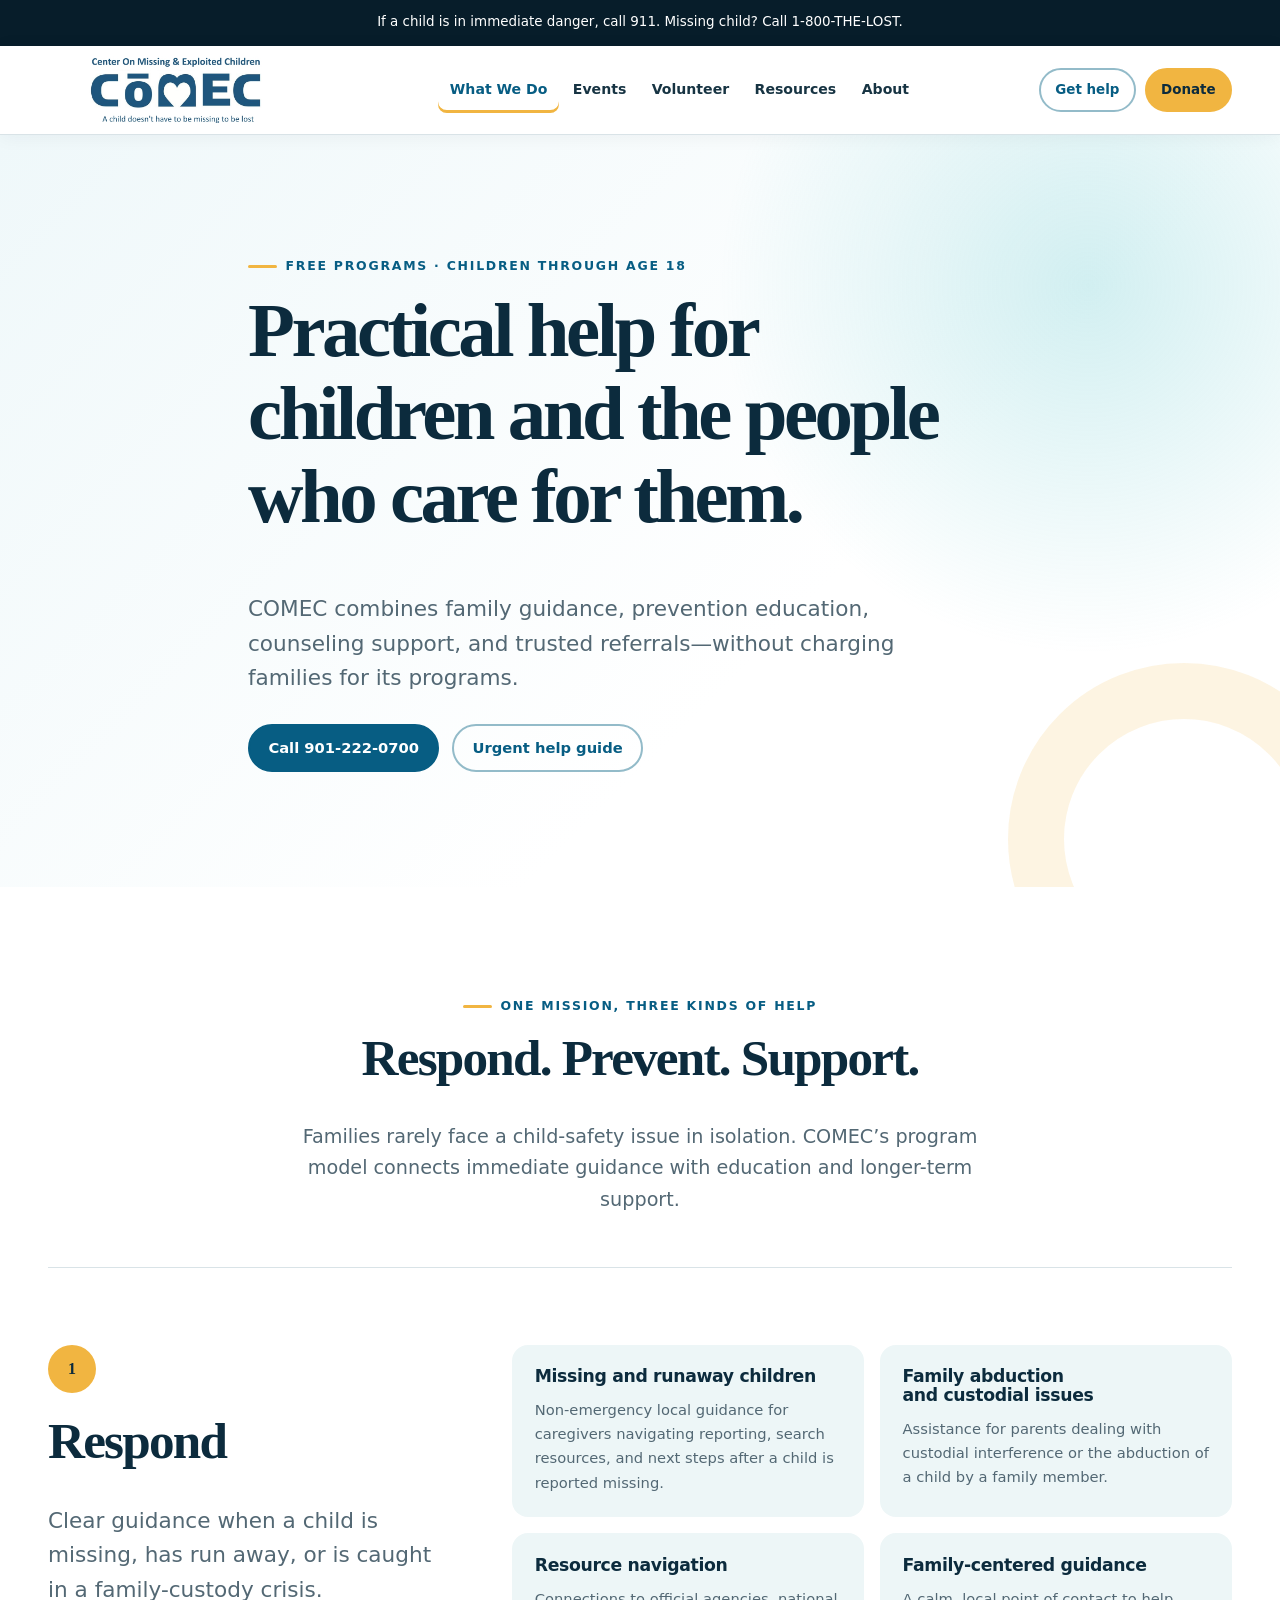
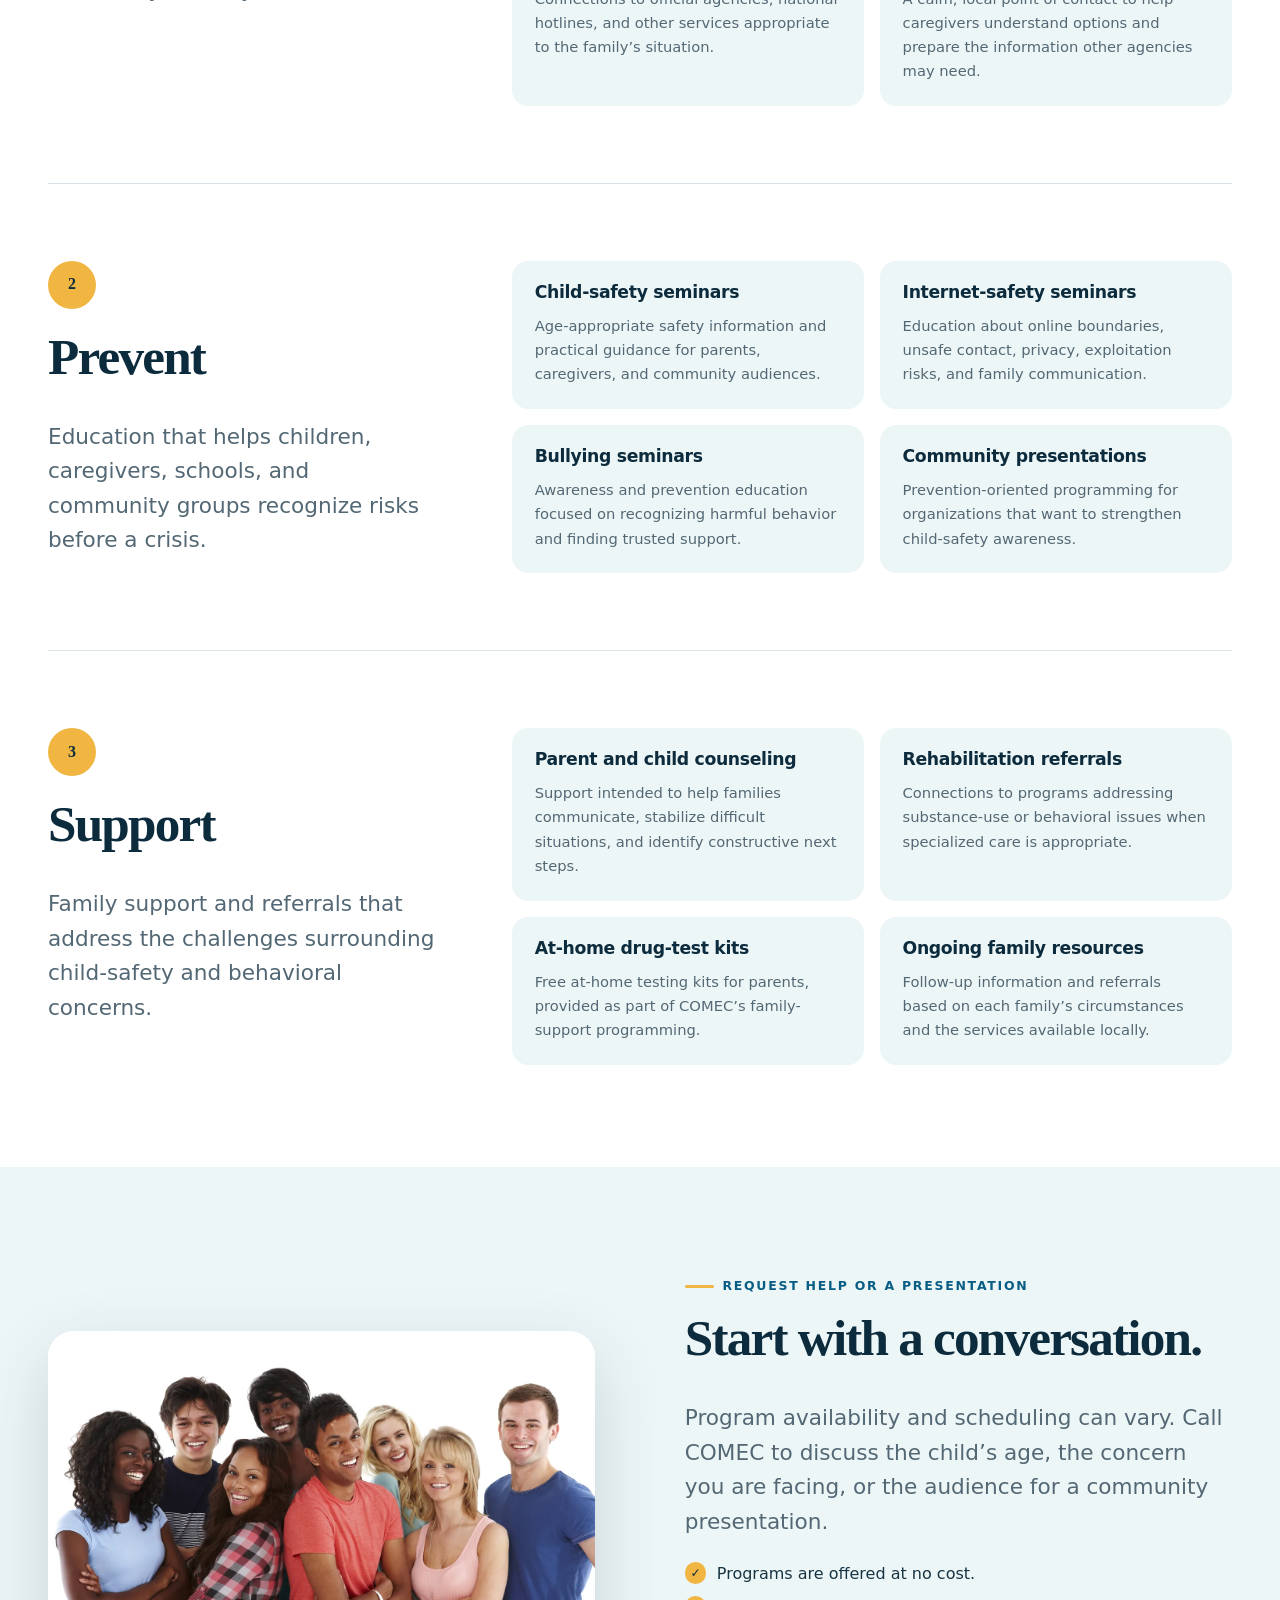
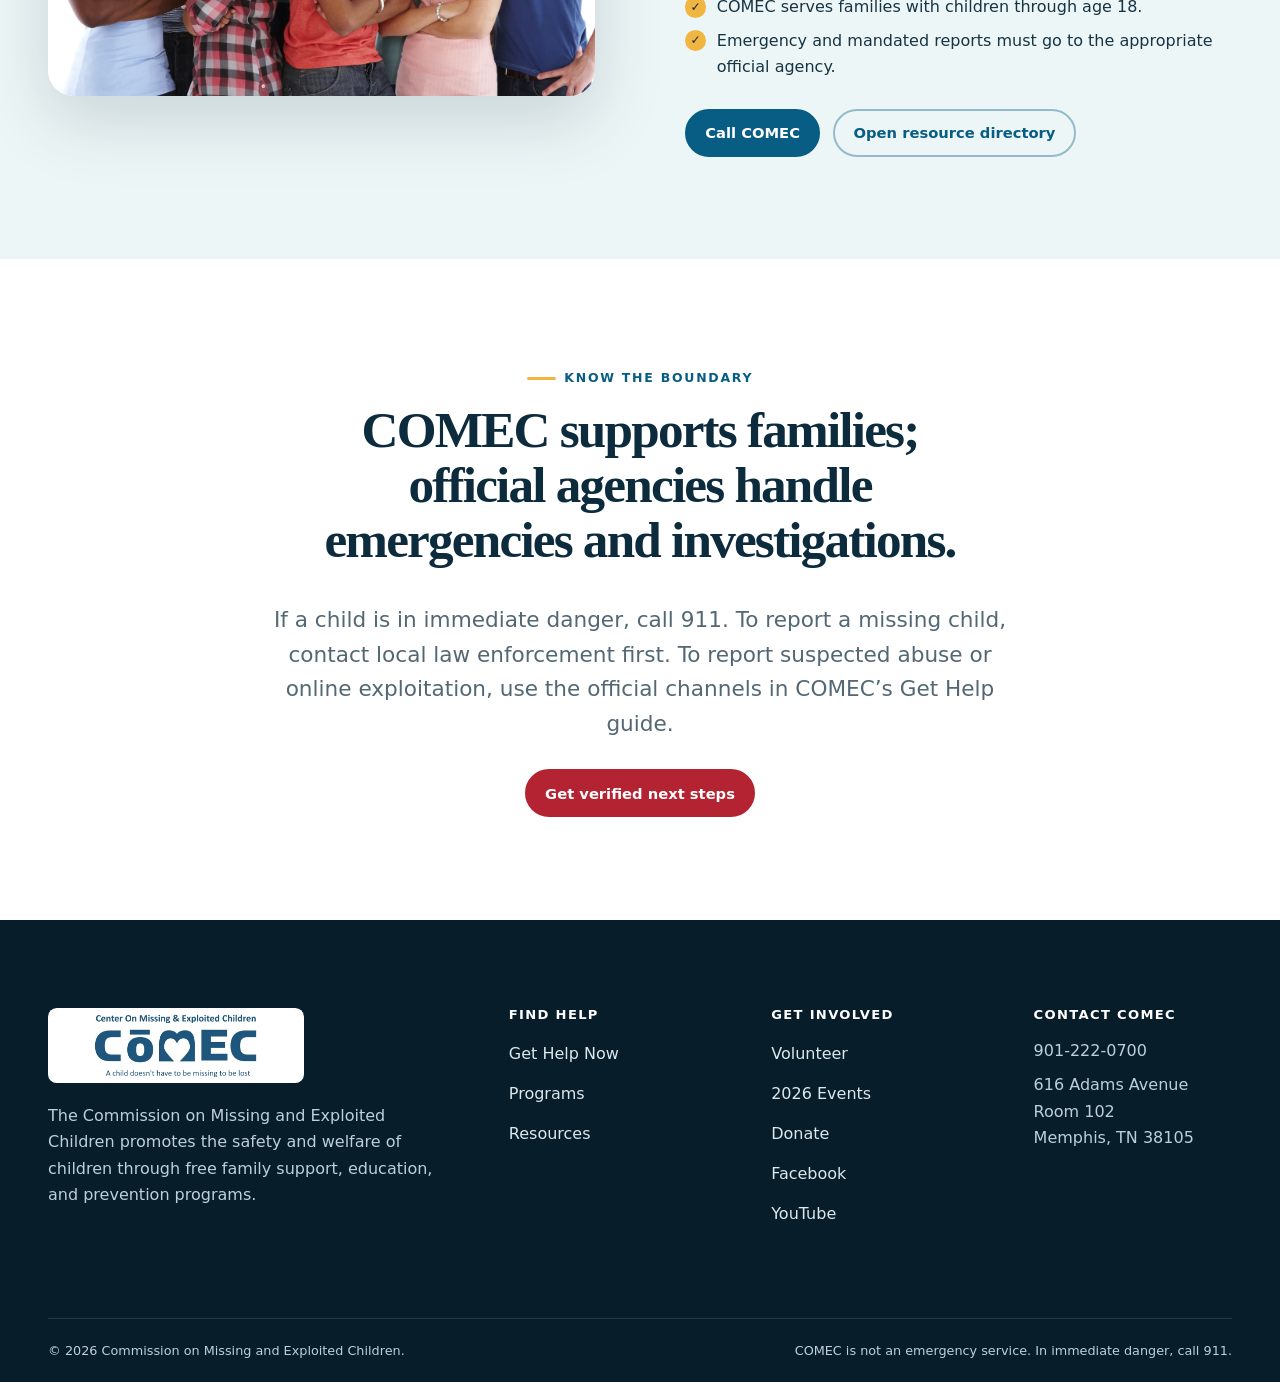
<file: programs.html>
<!doctype html>
<html lang="en">
<head>
  <meta charset="utf-8">
  <meta name="viewport" content="width=device-width, initial-scale=1">
  <title>What We Do | COMEC</title>
  <meta name="description" content="Explore COMEC's free response, prevention, counseling, referral, and family-support programs for Memphis-area children and caregivers.">
  <link rel="canonical" href="https://www.comec.org/programs.html">
  <meta name="theme-color" content="#0c2b3d">
  <meta property="og:title" content="What We Do | COMEC">
  <meta property="og:description" content="Free response, prevention, and family-support programs for children and caregivers.">
  <meta property="og:image" content="https://www.comec.org/assets/images/comec-mark.webp">
  <link rel="icon" type="image/png" sizes="32x32" href="assets/images/favicon-32.png">
  <link rel="apple-touch-icon" href="assets/images/apple-touch-icon.png">
  <link rel="stylesheet" href="assets/css/styles.css?v=0a2796a4d6fa">
</head>
<body>
  <a class="skip-link" href="#main-content">Skip to main content</a>
  <div class="crisis-bar" role="region" aria-label="Immediate help"><div class="container crisis-bar__inner"><span>If a child is in immediate danger, call 911. Missing child? Call 1-800-THE-LOST.</span></div></div>
  <header class="site-header">
    <div class="container header-inner">
      <a class="brand" href="index.html" aria-label="COMEC home"><img src="assets/images/comec-logo-wide.jpg" width="960" height="250" alt="COMEC — Saving Children. Serving Families."></a>
      <nav class="site-nav" id="primary-navigation" aria-label="Primary navigation" data-site-nav><ul><li class="nav-mobile-only"><a href="get-help.html">Get Help</a></li><li><a href="programs.html" aria-current="page">What We Do</a></li><li><a href="events.html">Events</a></li><li><a href="volunteer.html">Volunteer</a></li><li><a href="resources.html">Resources</a></li><li><a href="about.html">About</a></li><li class="nav-mobile-only"><a href="donate.html">Donate</a></li></ul></nav>
      <div class="header-actions"><a class="button button--outline" href="get-help.html">Get help</a><a class="button button--gold" href="donate.html">Donate</a></div>
      <button class="nav-toggle" type="button" aria-expanded="false" aria-controls="primary-navigation" aria-label="Open navigation" data-nav-toggle><span class="nav-toggle__bars" aria-hidden="true"></span></button>
    </div>
  </header>

  <main id="main-content">
    <section class="page-hero">
      <div class="container page-hero__content">
        <span class="eyebrow">Free programs · Children through age 18</span>
        <h1>Practical help for children and the people who care for them.</h1>
        <p class="lead">COMEC combines family guidance, prevention education, counseling support, and trusted referrals—without charging families for its programs.</p>
        <div class="button-row"><a class="button" href="tel:+19012220700">Call 901-222-0700</a><a class="button button--outline" href="get-help.html">Urgent help guide</a></div>
      </div>
    </section>

    <section class="section" aria-labelledby="program-model-title">
      <div class="container">
        <div class="section-heading centered">
          <span class="eyebrow">One mission, three kinds of help</span>
          <h2 id="program-model-title">Respond. Prevent. Support.</h2>
          <p>Families rarely face a child-safety issue in isolation. COMEC’s program model connects immediate guidance with education and longer-term support.</p>
        </div>

        <div class="program-band" id="respond">
          <div class="program-band__title"><span aria-hidden="true">1</span><h2>Respond</h2><p class="lead">Clear guidance when a child is missing, has run away, or is caught in a family-custody crisis.</p></div>
          <div class="mini-grid">
            <article class="mini-card"><h3>Missing and runaway children</h3><p>Non-emergency local guidance for caregivers navigating reporting, search resources, and next steps after a child is reported missing.</p></article>
            <article class="mini-card"><h3>Family abduction and custodial issues</h3><p>Assistance for parents dealing with custodial interference or the abduction of a child by a family member.</p></article>
            <article class="mini-card"><h3>Resource navigation</h3><p>Connections to official agencies, national hotlines, and other services appropriate to the family’s situation.</p></article>
            <article class="mini-card"><h3>Family-centered guidance</h3><p>A calm, local point of contact to help caregivers understand options and prepare the information other agencies may need.</p></article>
          </div>
        </div>

        <div class="program-band" id="prevent">
          <div class="program-band__title"><span aria-hidden="true">2</span><h2>Prevent</h2><p class="lead">Education that helps children, caregivers, schools, and community groups recognize risks before a crisis.</p></div>
          <div class="mini-grid">
            <article class="mini-card"><h3>Child-safety seminars</h3><p>Age-appropriate safety information and practical guidance for parents, caregivers, and community audiences.</p></article>
            <article class="mini-card"><h3>Internet-safety seminars</h3><p>Education about online boundaries, unsafe contact, privacy, exploitation risks, and family communication.</p></article>
            <article class="mini-card"><h3>Bullying seminars</h3><p>Awareness and prevention education focused on recognizing harmful behavior and finding trusted support.</p></article>
            <article class="mini-card"><h3>Community presentations</h3><p>Prevention-oriented programming for organizations that want to strengthen child-safety awareness.</p></article>
          </div>
        </div>

        <div class="program-band" id="support">
          <div class="program-band__title"><span aria-hidden="true">3</span><h2>Support</h2><p class="lead">Family support and referrals that address the challenges surrounding child-safety and behavioral concerns.</p></div>
          <div class="mini-grid">
            <article class="mini-card"><h3>Parent and child counseling</h3><p>Support intended to help families communicate, stabilize difficult situations, and identify constructive next steps.</p></article>
            <article class="mini-card"><h3>Rehabilitation referrals</h3><p>Connections to programs addressing substance-use or behavioral issues when specialized care is appropriate.</p></article>
            <article class="mini-card"><h3>At-home drug-test kits</h3><p>Free at-home testing kits for parents, provided as part of COMEC’s family-support programming.</p></article>
            <article class="mini-card"><h3>Ongoing family resources</h3><p>Follow-up information and referrals based on each family’s circumstances and the services available locally.</p></article>
          </div>
        </div>
      </div>
    </section>

    <section class="section section--mist" aria-labelledby="request-title">
      <div class="container split">
        <div class="split__media"><img src="assets/images/young-people.webp" width="1400" height="932" loading="lazy" alt="A diverse group of young people together"></div>
        <div>
          <span class="eyebrow">Request help or a presentation</span>
          <h2 id="request-title">Start with a conversation.</h2>
          <p class="lead">Program availability and scheduling can vary. Call COMEC to discuss the child’s age, the concern you are facing, or the audience for a community presentation.</p>
          <ul class="check-list"><li>Programs are offered at no cost.</li><li>COMEC serves families with children through age 18.</li><li>Emergency and mandated reports must go to the appropriate official agency.</li></ul>
          <div class="button-row"><a class="button" href="tel:+19012220700">Call COMEC</a><a class="button button--outline" href="resources.html">Open resource directory</a></div>
        </div>
      </div>
    </section>

    <section class="section" aria-labelledby="program-safety-title">
      <div class="container narrow centered">
        <span class="eyebrow">Know the boundary</span>
        <h2 id="program-safety-title">COMEC supports families; official agencies handle emergencies and investigations.</h2>
        <p class="lead">If a child is in immediate danger, call 911. To report a missing child, contact local law enforcement first. To report suspected abuse or online exploitation, use the official channels in COMEC’s Get Help guide.</p>
        <div class="button-row button-row--center"><a class="button button--danger" href="get-help.html">Get verified next steps</a></div>
      </div>
    </section>
  </main>

  <footer class="site-footer"><div class="container footer-main"><div class="footer-brand"><img src="assets/images/comec-logo-wide.jpg" width="960" height="250" loading="lazy" alt="COMEC"><p>The Commission on Missing and Exploited Children promotes the safety and welfare of children through free family support, education, and prevention programs.</p></div><div><h2>Find help</h2><ul class="footer-links"><li><a href="get-help.html">Get Help Now</a></li><li><a href="programs.html">Programs</a></li><li><a href="resources.html">Resources</a></li></ul></div><div><h2>Get involved</h2><ul class="footer-links"><li><a href="volunteer.html">Volunteer</a></li><li><a href="events.html">2026 Events</a></li><li><a href="donate.html">Donate</a></li><li><a href="https://www.facebook.com/comecmemphis" target="_blank" rel="noopener noreferrer">Facebook</a></li><li><a href="https://www.youtube.com/watch?v=IUwCqhVjnOg" target="_blank" rel="noopener noreferrer">YouTube</a></li></ul></div><div><h2>Contact COMEC</h2><ul class="footer-links"><li>901-222-0700</li><li>616 Adams Avenue<br>Room 102<br>Memphis, TN 38105</li></ul></div></div><div class="container footer-bottom"><p>© <span data-current-year>2026</span> Commission on Missing and Exploited Children.</p><p>COMEC is not an emergency service. In immediate danger, call 911.</p></div></footer>
  <script src="assets/js/main.js" defer></script>
</body>
</html>
</file>
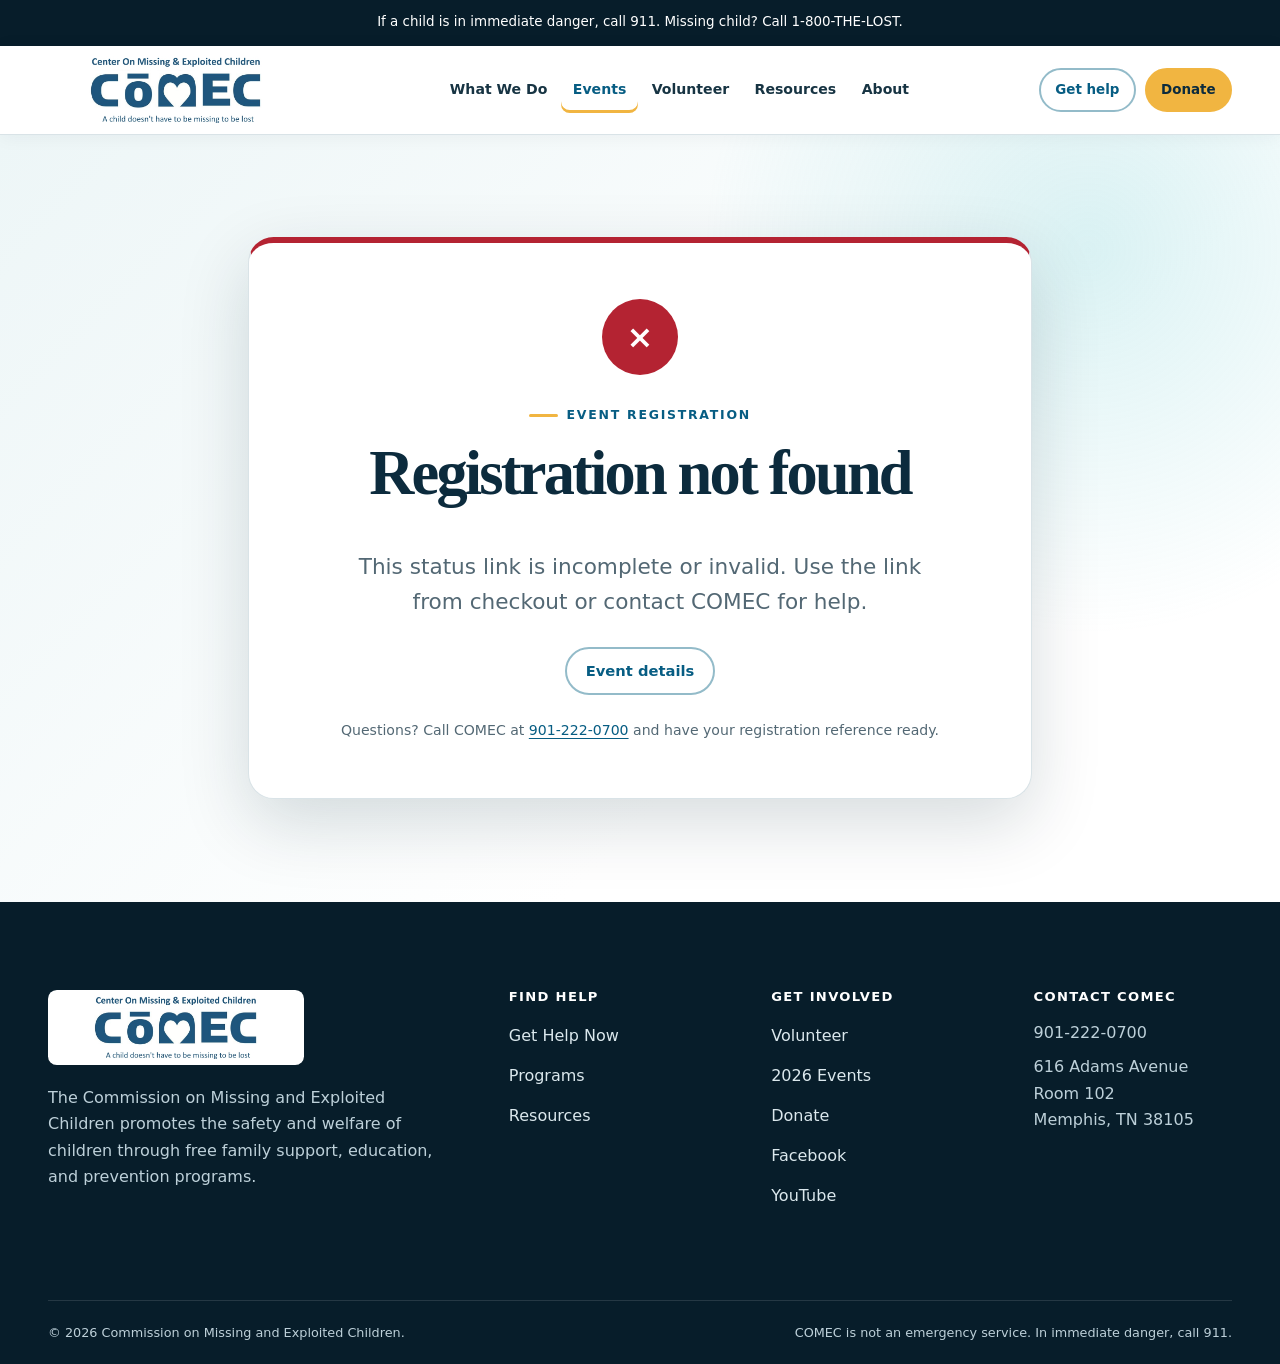
<file: registration-status.html>
<!doctype html>
<html lang="en">
<head>
  <meta charset="utf-8">
  <meta name="viewport" content="width=device-width, initial-scale=1">
  <title>Registration Status | COMEC</title>
  <meta name="description" content="Check the payment and registration status for a COMEC event.">
  <meta name="robots" content="noindex, nofollow">
  <meta name="referrer" content="no-referrer">
  <meta name="theme-color" content="#0c2b3d">
  <link rel="icon" type="image/png" sizes="32x32" href="assets/images/favicon-32.png">
  <link rel="apple-touch-icon" href="assets/images/apple-touch-icon.png">
  <link rel="stylesheet" href="assets/css/styles.css?v=0a2796a4d6fa">
</head>
<body>
  <a class="skip-link" href="#main-content">Skip to main content</a>
  <section class="crisis-bar" aria-label="Immediate help"><div class="container crisis-bar__inner"><span>If a child is in immediate danger, call 911. Missing child? Call 1-800-THE-LOST.</span></div></section>
  <header class="site-header"><div class="container header-inner"><a class="brand" href="index.html" aria-label="COMEC home"><img src="assets/images/comec-logo-wide.jpg" width="960" height="250" alt="COMEC — Saving Children. Serving Families."></a><nav class="site-nav" id="primary-navigation" aria-label="Primary navigation" data-site-nav><ul><li class="nav-mobile-only"><a href="get-help.html">Get Help</a></li><li><a href="programs.html">What We Do</a></li><li><a href="events.html" aria-current="page">Events</a></li><li><a href="volunteer.html">Volunteer</a></li><li><a href="resources.html">Resources</a></li><li><a href="about.html">About</a></li><li class="nav-mobile-only"><a href="donate.html">Donate</a></li></ul></nav><div class="header-actions"><a class="button button--outline" href="get-help.html">Get help</a><a class="button button--gold" href="donate.html">Donate</a></div><button class="nav-toggle" type="button" aria-expanded="false" aria-controls="primary-navigation" aria-label="Open navigation" data-nav-toggle><span class="nav-toggle__bars" aria-hidden="true"></span></button></div></header>

  <main id="main-content" class="status-page">
    <section class="section">
      <div class="container status-container">
        <div class="status-card" data-status-card aria-busy="true">
          <div class="status-card__indicator status-card__indicator--loading" data-status-indicator aria-hidden="true"><span></span></div>
          <div class="status-card__heading" role="status" aria-live="polite" aria-atomic="true">
            <span class="eyebrow" data-event-name>Event registration</span>
            <h1 data-status-title>Checking your payment…</h1>
            <p class="lead" data-status-message>Please keep this page open while we confirm your registration.</p>
          </div>

          <div class="registration-details" data-registration-details hidden>
            <h2>Registration details</h2>
            <dl>
              <div><dt>Reference</dt><dd data-detail-reference>—</dd></div>
              <div><dt>Registration</dt><dd data-detail-package>—</dd></div>
              <div><dt>Amount</dt><dd data-detail-amount>—</dd></div>
              <div><dt>Purchaser</dt><dd data-detail-payer>—</dd></div>
              <div data-detail-email-row><dt>Receipt email</dt><dd data-detail-email>—</dd></div>
            </dl>
            <div class="registration-details__participants" data-participant-section hidden>
              <h3 data-participant-title>Participants</h3>
              <ol data-detail-participants></ol>
            </div>
          </div>

          <div class="notice notice--blue" data-payment-confirmation-notice hidden>
            <strong>Purchase and payment confirmation</strong>
            <p>This checkout is for event admission, team-entry, and sponsorship-package purchases. No charitable contribution is being solicited or acknowledged through this transaction. COMEC does not represent that any portion of the payment is deductible as a charitable contribution. You will receive a payment and registration confirmation.</p>
          </div>

          <div class="status-actions" data-status-actions>
            <a class="button" href="#" target="_blank" rel="noopener noreferrer" hidden data-receipt-link>View payment receipt</a>
            <button class="button" type="button" hidden data-status-retry>Check again</button>
            <a class="button button--outline" href="events.html">Event details</a>
          </div>
          <p class="small muted status-help">Questions? Call COMEC at <a href="tel:+19012220700">901-222-0700</a> and have your registration reference ready.</p>
        </div>
      </div>
    </section>
  </main>

  <footer class="site-footer"><div class="container footer-main"><div class="footer-brand"><img src="assets/images/comec-logo-wide.jpg" width="960" height="250" loading="lazy" alt="COMEC"><p>The Commission on Missing and Exploited Children promotes the safety and welfare of children through free family support, education, and prevention programs.</p></div><div><h2>Find help</h2><ul class="footer-links"><li><a href="get-help.html">Get Help Now</a></li><li><a href="programs.html">Programs</a></li><li><a href="resources.html">Resources</a></li></ul></div><div><h2>Get involved</h2><ul class="footer-links"><li><a href="volunteer.html">Volunteer</a></li><li><a href="events.html">2026 Events</a></li><li><a href="donate.html">Donate</a></li><li><a href="https://www.facebook.com/comecmemphis" target="_blank" rel="noopener noreferrer">Facebook</a></li><li><a href="https://www.youtube.com/watch?v=IUwCqhVjnOg" target="_blank" rel="noopener noreferrer">YouTube</a></li></ul></div><div><h2>Contact COMEC</h2><ul class="footer-links"><li>901-222-0700</li><li>616 Adams Avenue<br>Room 102<br>Memphis, TN 38105</li></ul></div></div><div class="container footer-bottom"><p>© <span data-current-year>2026</span> Commission on Missing and Exploited Children.</p><p>COMEC is not an emergency service. In immediate danger, call 911.</p></div></footer>
  <script src="assets/js/main.js" defer></script>
  <script src="assets/js/registration-status.js" defer></script>
</body>
</html>
</file>
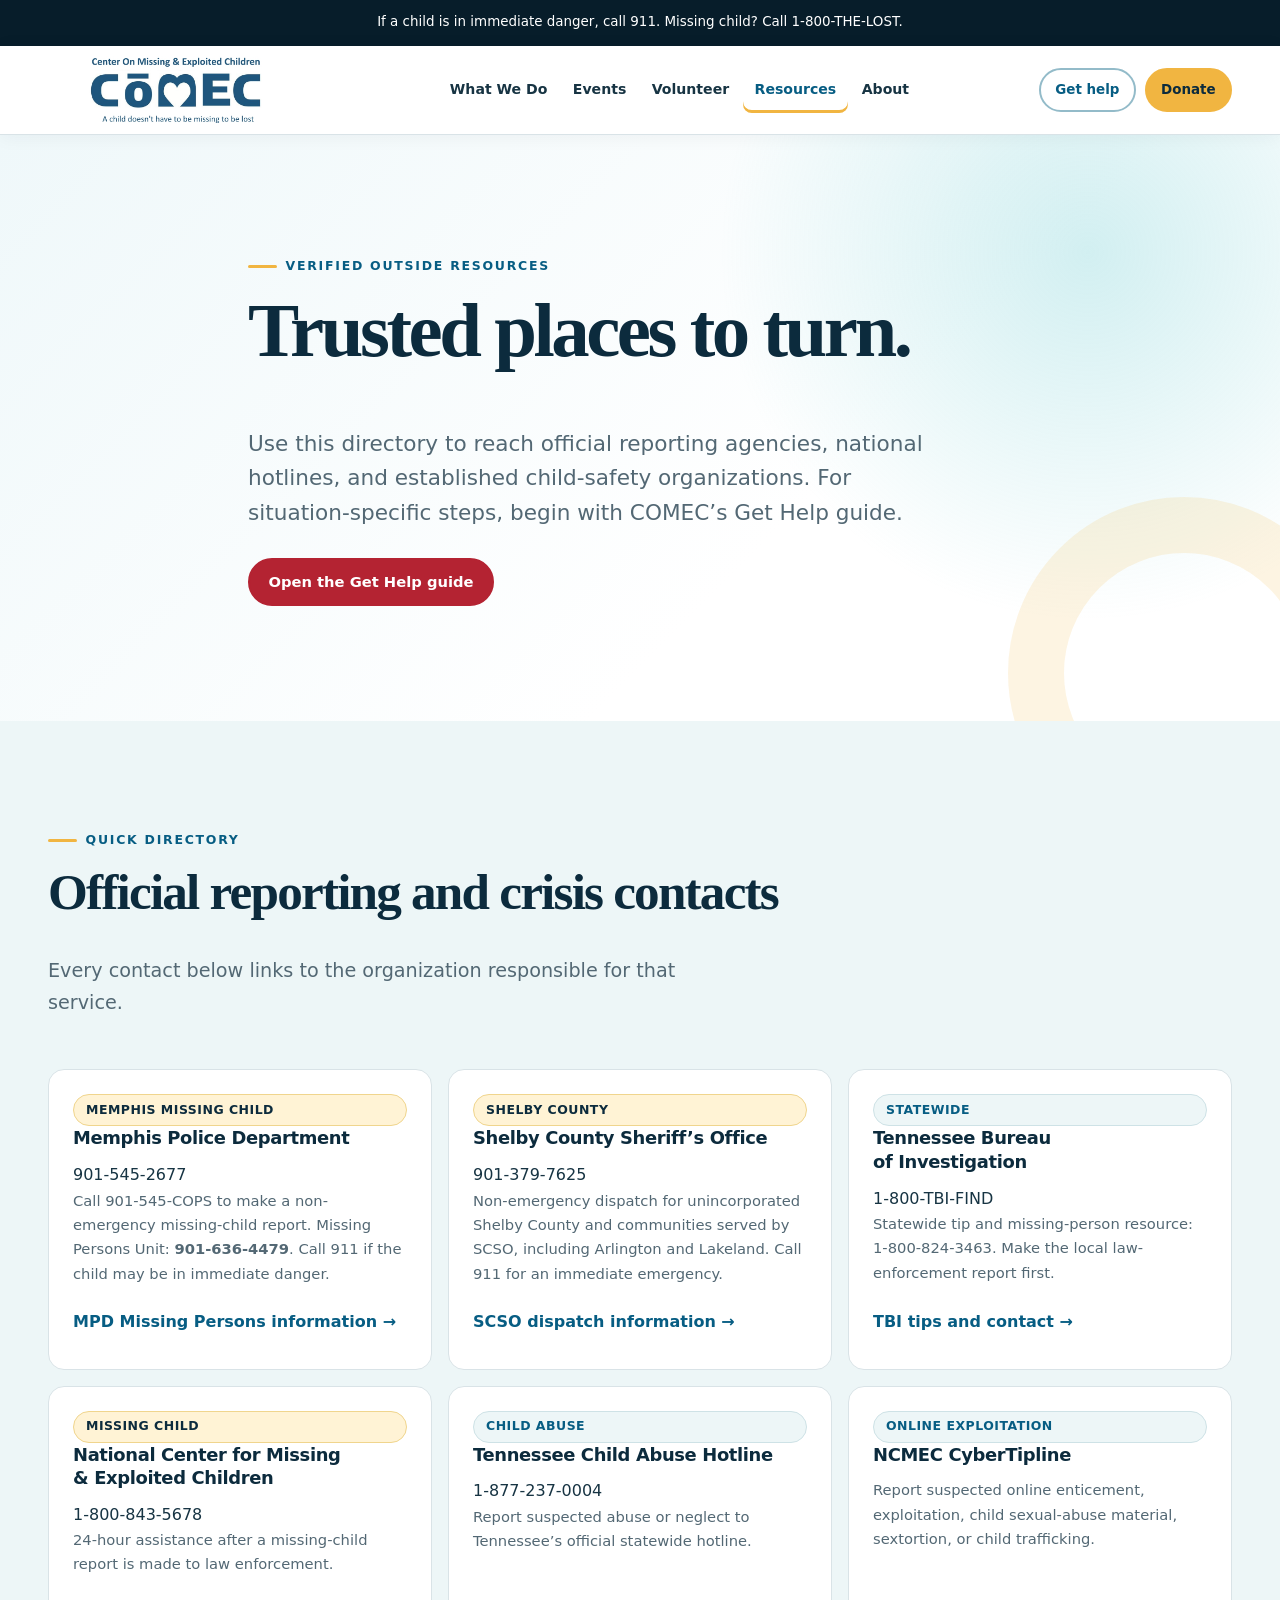
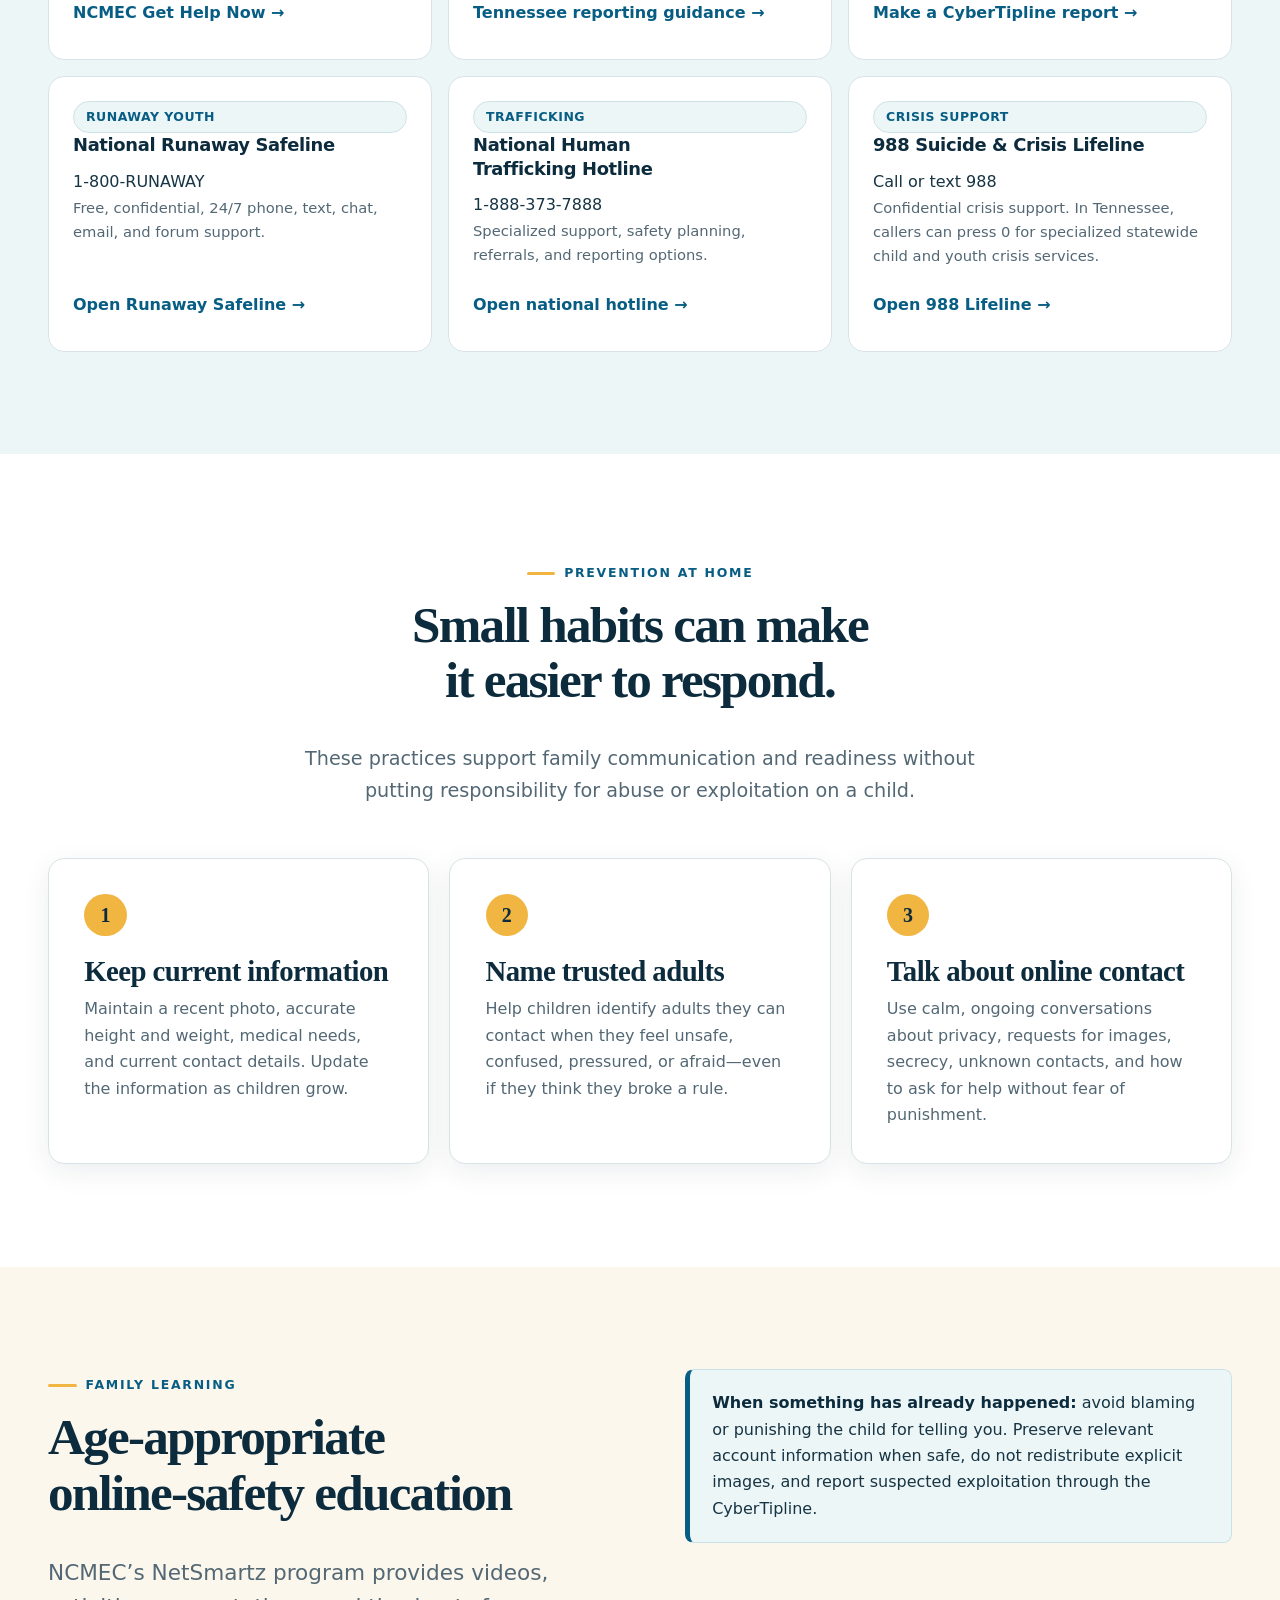
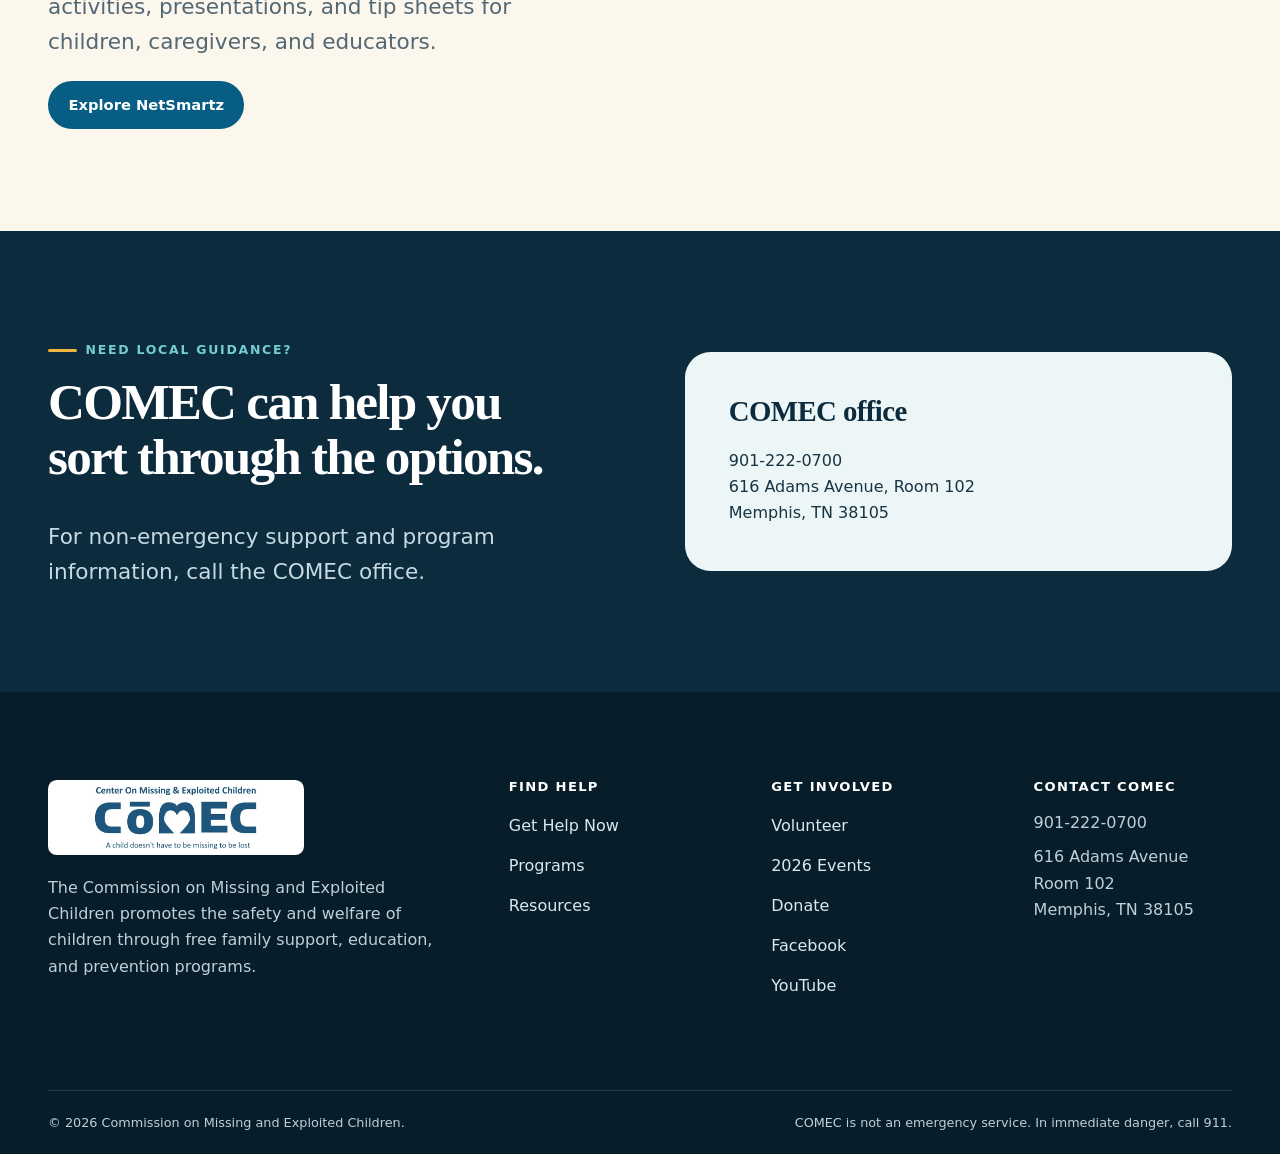
<file: resources.html>
<!doctype html>
<html lang="en">
<head>
  <meta charset="utf-8">
  <meta name="viewport" content="width=device-width, initial-scale=1">
  <title>Child &amp; Family Resources | COMEC</title>
  <meta name="description" content="Trusted child-safety resources for missing children, abuse reporting, online exploitation, runaways, trafficking, and youth crisis support.">
  <link rel="canonical" href="https://www.comec.org/resources.html">
  <meta name="theme-color" content="#0c2b3d">
  <meta property="og:title" content="Child &amp; Family Resources | COMEC">
  <meta property="og:description" content="Official hotlines, reporting portals, and prevention resources for families.">
  <meta property="og:image" content="https://www.comec.org/assets/images/comec-mark.webp">
  <link rel="icon" type="image/png" sizes="32x32" href="assets/images/favicon-32.png">
  <link rel="apple-touch-icon" href="assets/images/apple-touch-icon.png">
  <link rel="stylesheet" href="assets/css/styles.css?v=0a2796a4d6fa">
</head>
<body>
  <a class="skip-link" href="#main-content">Skip to main content</a>
  <div class="crisis-bar" role="region" aria-label="Immediate help"><div class="container crisis-bar__inner"><span>If a child is in immediate danger, call 911. Missing child? Call 1-800-THE-LOST.</span></div></div>
  <header class="site-header"><div class="container header-inner"><a class="brand" href="index.html" aria-label="COMEC home"><img src="assets/images/comec-logo-wide.jpg" width="960" height="250" alt="COMEC — Saving Children. Serving Families."></a><nav class="site-nav" id="primary-navigation" aria-label="Primary navigation" data-site-nav><ul><li class="nav-mobile-only"><a href="get-help.html">Get Help</a></li><li><a href="programs.html">What We Do</a></li><li><a href="events.html">Events</a></li><li><a href="volunteer.html">Volunteer</a></li><li><a href="resources.html" aria-current="page">Resources</a></li><li><a href="about.html">About</a></li><li class="nav-mobile-only"><a href="donate.html">Donate</a></li></ul></nav><div class="header-actions"><a class="button button--outline" href="get-help.html">Get help</a><a class="button button--gold" href="donate.html">Donate</a></div><button class="nav-toggle" type="button" aria-expanded="false" aria-controls="primary-navigation" aria-label="Open navigation" data-nav-toggle><span class="nav-toggle__bars" aria-hidden="true"></span></button></div></header>

  <main id="main-content">
    <section class="page-hero"><div class="container page-hero__content"><span class="eyebrow">Verified outside resources</span><h1>Trusted places to turn.</h1><p class="lead">Use this directory to reach official reporting agencies, national hotlines, and established child-safety organizations. For situation-specific steps, begin with COMEC’s Get Help guide.</p><div class="button-row"><a class="button button--danger" href="get-help.html">Open the Get Help guide</a></div></div></section>

    <section class="section section--mist" aria-labelledby="quick-directory-title">
      <div class="container">
        <div class="section-heading"><span class="eyebrow">Quick directory</span><h2 id="quick-directory-title">Official reporting and crisis contacts</h2><p>Every contact below links to the organization responsible for that service.</p></div>
        <div class="resource-grid">
          <article class="resource-card"><span class="tag tag--gold">Memphis missing child</span><h3>Memphis Police Department</h3>901-545-2677<p>Call 901-545-COPS to make a non-emergency missing-child report. Missing Persons Unit: <strong>901-636-4479</strong>. Call 911 if the child may be in immediate danger.</p><a class="text-link" href="https://www.memphispolice.org/divisions/investigative/personal-crimes/" target="_blank" rel="noopener noreferrer">MPD Missing Persons information</a></article>
          <article class="resource-card"><span class="tag tag--gold">Shelby County</span><h3>Shelby County Sheriff’s Office</h3>901-379-7625<p>Non-emergency dispatch for unincorporated Shelby County and communities served by SCSO, including Arlington and Lakeland. Call 911 for an immediate emergency.</p><a class="text-link" href="https://www.shelby-sheriff.org/communications-dispatch" target="_blank" rel="noopener noreferrer">SCSO dispatch information</a></article>
          <article class="resource-card"><span class="tag">Statewide</span><h3>Tennessee Bureau of Investigation</h3>1-800-TBI-FIND<p>Statewide tip and missing-person resource: 1-800-824-3463. Make the local law-enforcement report first.</p><a class="text-link" href="https://www.tn.gov/tbi/general-information/tbi-tips.html" target="_blank" rel="noopener noreferrer">TBI tips and contact</a></article>
          <article class="resource-card"><span class="tag tag--gold">Missing child</span><h3>National Center for Missing &amp; Exploited Children</h3>1-800-843-5678</a><p>24-hour assistance after a missing-child report is made to law enforcement.</p><a class="text-link" href="https://www.missingkids.org/gethelpnow" target="_blank" rel="noopener noreferrer">NCMEC Get Help Now</a></article>
          <article class="resource-card"><span class="tag">Child abuse</span><h3>Tennessee Child Abuse Hotline</h3>1-877-237-0004<p>Report suspected abuse or neglect to Tennessee’s official statewide hotline.</p><a class="text-link" href="https://www.tn.gov/dcs/program-areas/child-safety/reporting.html" target="_blank" rel="noopener noreferrer">Tennessee reporting guidance</a></article>
          <article class="resource-card"><span class="tag">Online exploitation</span><h3>NCMEC CyberTipline</h3><p>Report suspected online enticement, exploitation, child sexual-abuse material, sextortion, or child trafficking.</p><a class="text-link" href="https://www.cybertipline.org/" target="_blank" rel="noopener noreferrer">Make a CyberTipline report</a></article>
          <article class="resource-card"><span class="tag">Runaway youth</span><h3>National Runaway Safeline</h3>1-800-RUNAWAY<p>Free, confidential, 24/7 phone, text, chat, email, and forum support.</p><a class="text-link" href="https://www.1800runaway.org/" target="_blank" rel="noopener noreferrer">Open Runaway Safeline</a></article>
          <article class="resource-card"><span class="tag">Trafficking</span><h3>National Human Trafficking Hotline</h3>1-888-373-7888<p>Specialized support, safety planning, referrals, and reporting options.</p><a class="text-link" href="https://humantraffickinghotline.org/" target="_blank" rel="noopener noreferrer">Open national hotline</a></article>
          <article class="resource-card"><span class="tag">Crisis support</span><h3>988 Suicide &amp; Crisis Lifeline</h3>Call or text 988<p>Confidential crisis support. In Tennessee, callers can press 0 for specialized statewide child and youth crisis services.</p><a class="text-link" href="https://988lifeline.org/" target="_blank" rel="noopener noreferrer">Open 988 Lifeline</a></article>
        </div>
      </div>
    </section>

    <section class="section" aria-labelledby="prevention-title">
      <div class="container">
        <div class="section-heading centered"><span class="eyebrow">Prevention at home</span><h2 id="prevention-title">Small habits can make it easier to respond.</h2><p>These practices support family communication and readiness without putting responsibility for abuse or exploitation on a child.</p></div>
        <div class="card-grid">
          <article class="card"><span class="card__number" aria-hidden="true">1</span><h3>Keep current information</h3><p>Maintain a recent photo, accurate height and weight, medical needs, and current contact details. Update the information as children grow.</p></article>
          <article class="card"><span class="card__number" aria-hidden="true">2</span><h3>Name trusted adults</h3><p>Help children identify adults they can contact when they feel unsafe, confused, pressured, or afraid—even if they think they broke a rule.</p></article>
          <article class="card"><span class="card__number" aria-hidden="true">3</span><h3>Talk about online contact</h3><p>Use calm, ongoing conversations about privacy, requests for images, secrecy, unknown contacts, and how to ask for help without fear of punishment.</p></article>
        </div>
      </div>
    </section>

    <section class="section section--cream" aria-labelledby="learning-title">
      <div class="container split split--top">
        <div><span class="eyebrow">Family learning</span><h2 id="learning-title">Age-appropriate online-safety education</h2><p class="lead">NCMEC’s NetSmartz program provides videos, activities, presentations, and tip sheets for children, caregivers, and educators.</p><a class="button" href="https://www.missingkids.org/netsmartz/home" target="_blank" rel="noopener noreferrer">Explore NetSmartz</a></div>
        <div class="notice notice--blue"><strong>When something has already happened:</strong> avoid blaming or punishing the child for telling you. Preserve relevant account information when safe, do not redistribute explicit images, and report suspected exploitation through the CyberTipline.</div>
      </div>
    </section>

    <section class="section section--navy" aria-labelledby="comec-resource-title"><div class="container split"><div><span class="eyebrow eyebrow--light">Need local guidance?</span><h2 id="comec-resource-title">COMEC can help you sort through the options.</h2><p class="lead lead--light">For non-emergency support and program information, call the COMEC office.</p></div><div class="contact-card text-ink"><h3>COMEC office</h3>901-222-0700<address>616 Adams Avenue, Room 102<br>Memphis, TN 38105</address></div></div></section>
  </main>

  <footer class="site-footer"><div class="container footer-main"><div class="footer-brand"><img src="assets/images/comec-logo-wide.jpg" width="960" height="250" loading="lazy" alt="COMEC"><p>The Commission on Missing and Exploited Children promotes the safety and welfare of children through free family support, education, and prevention programs.</p></div><div><h2>Find help</h2><ul class="footer-links"><li><a href="get-help.html">Get Help Now</a></li><li><a href="programs.html">Programs</a></li><li><a href="resources.html">Resources</a></li></ul></div><div><h2>Get involved</h2><ul class="footer-links"><li><a href="volunteer.html">Volunteer</a></li><li><a href="events.html">2026 Events</a></li><li><a href="donate.html">Donate</a></li><li><a href="https://www.facebook.com/comecmemphis" target="_blank" rel="noopener noreferrer">Facebook</a></li><li><a href="https://www.youtube.com/watch?v=IUwCqhVjnOg" target="_blank" rel="noopener noreferrer">YouTube</a></li></ul></div><div><h2>Contact COMEC</h2><ul class="footer-links"><li>901-222-0700</li><li>616 Adams Avenue<br>Room 102<br>Memphis, TN 38105</li></ul></div></div><div class="container footer-bottom"><p>© <span data-current-year>2026</span> Commission on Missing and Exploited Children.</p><p>COMEC is not an emergency service. In immediate danger, call 911.</p></div></footer>
  <script src="assets/js/main.js" defer></script>
</body>
</html>
</file>
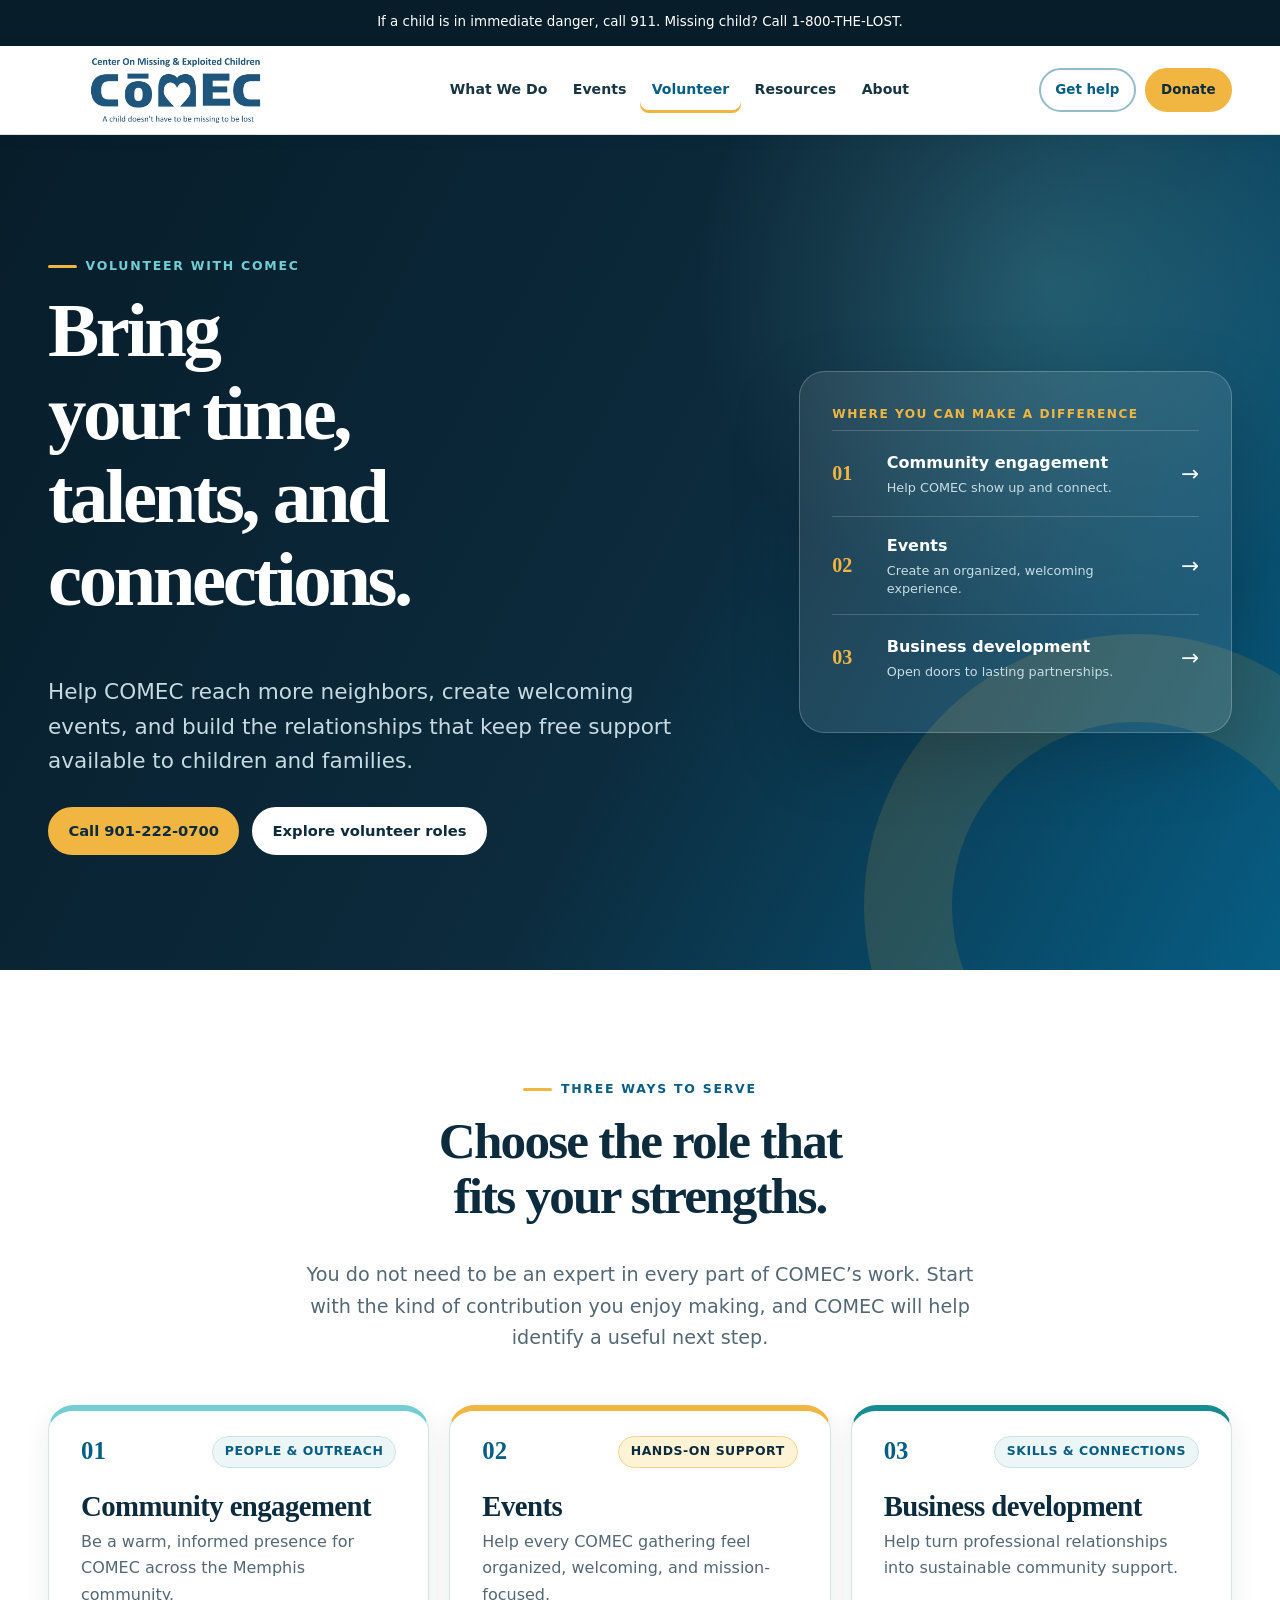
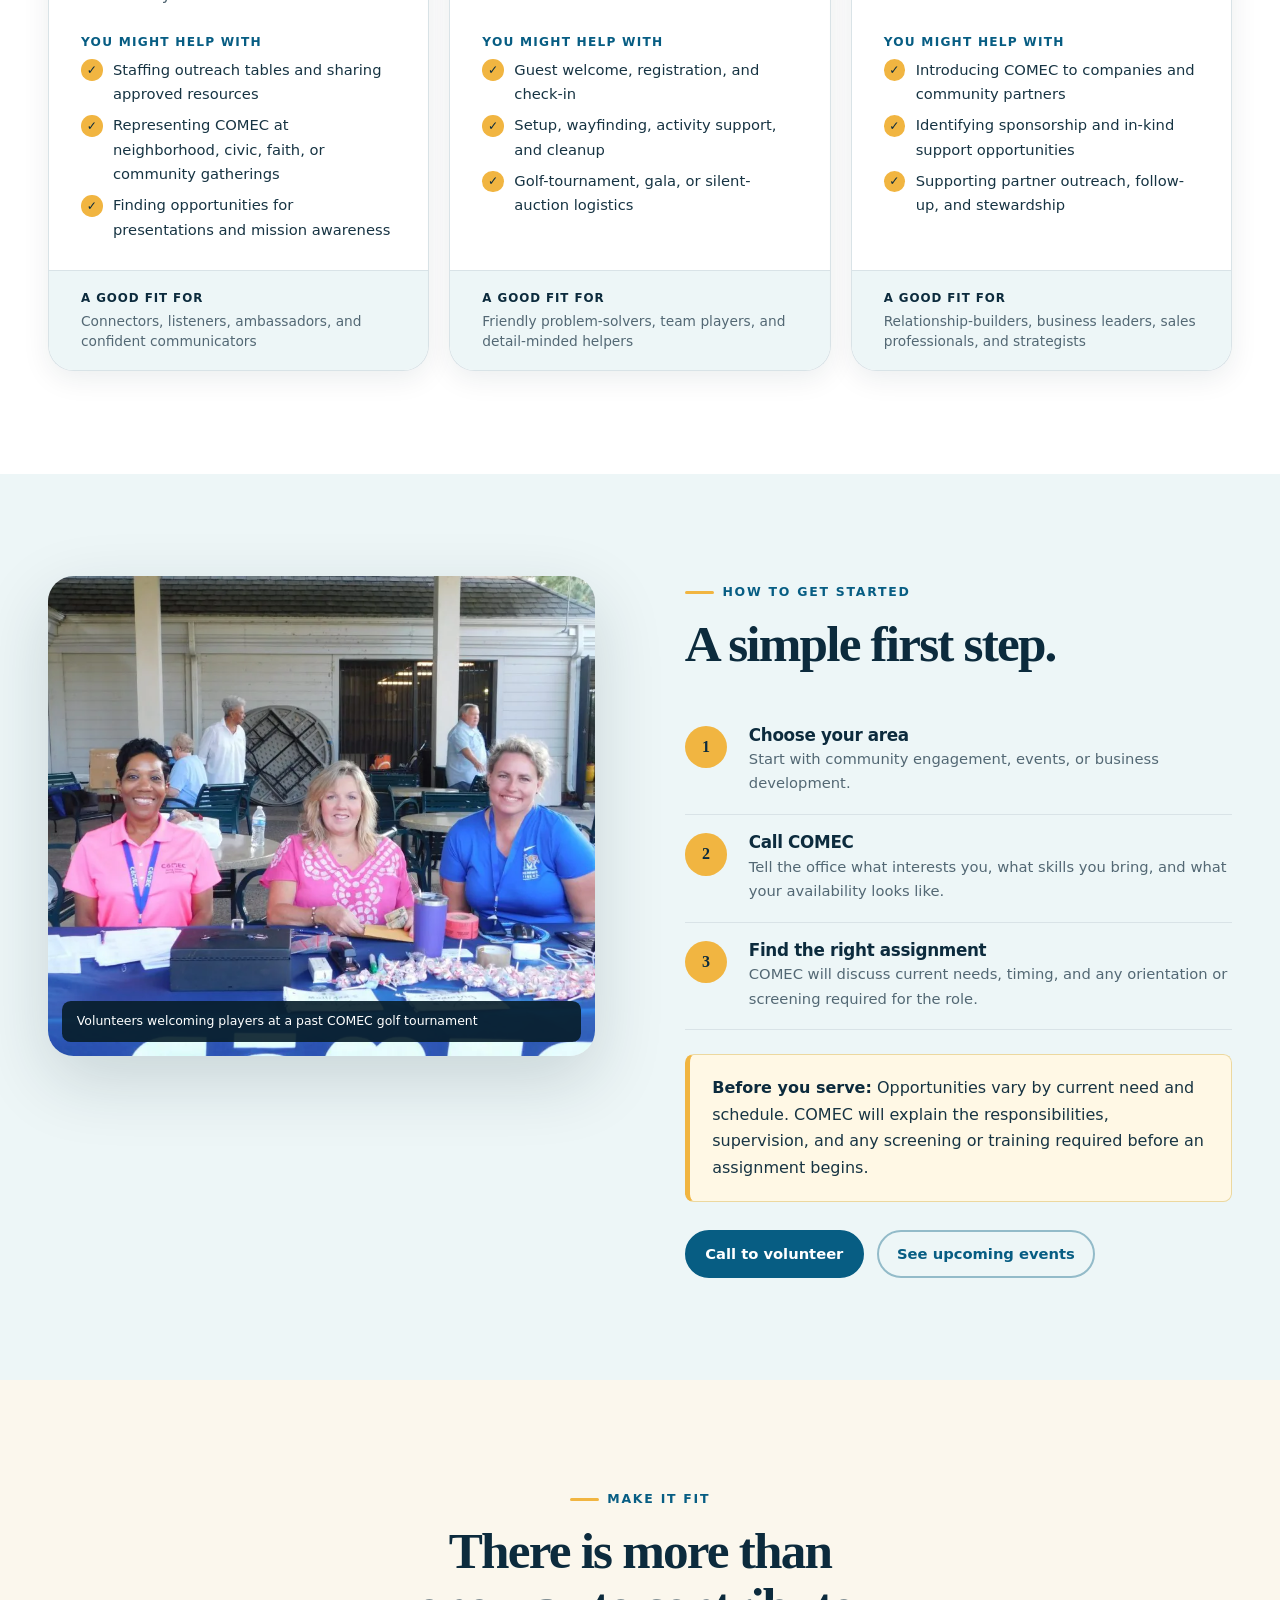
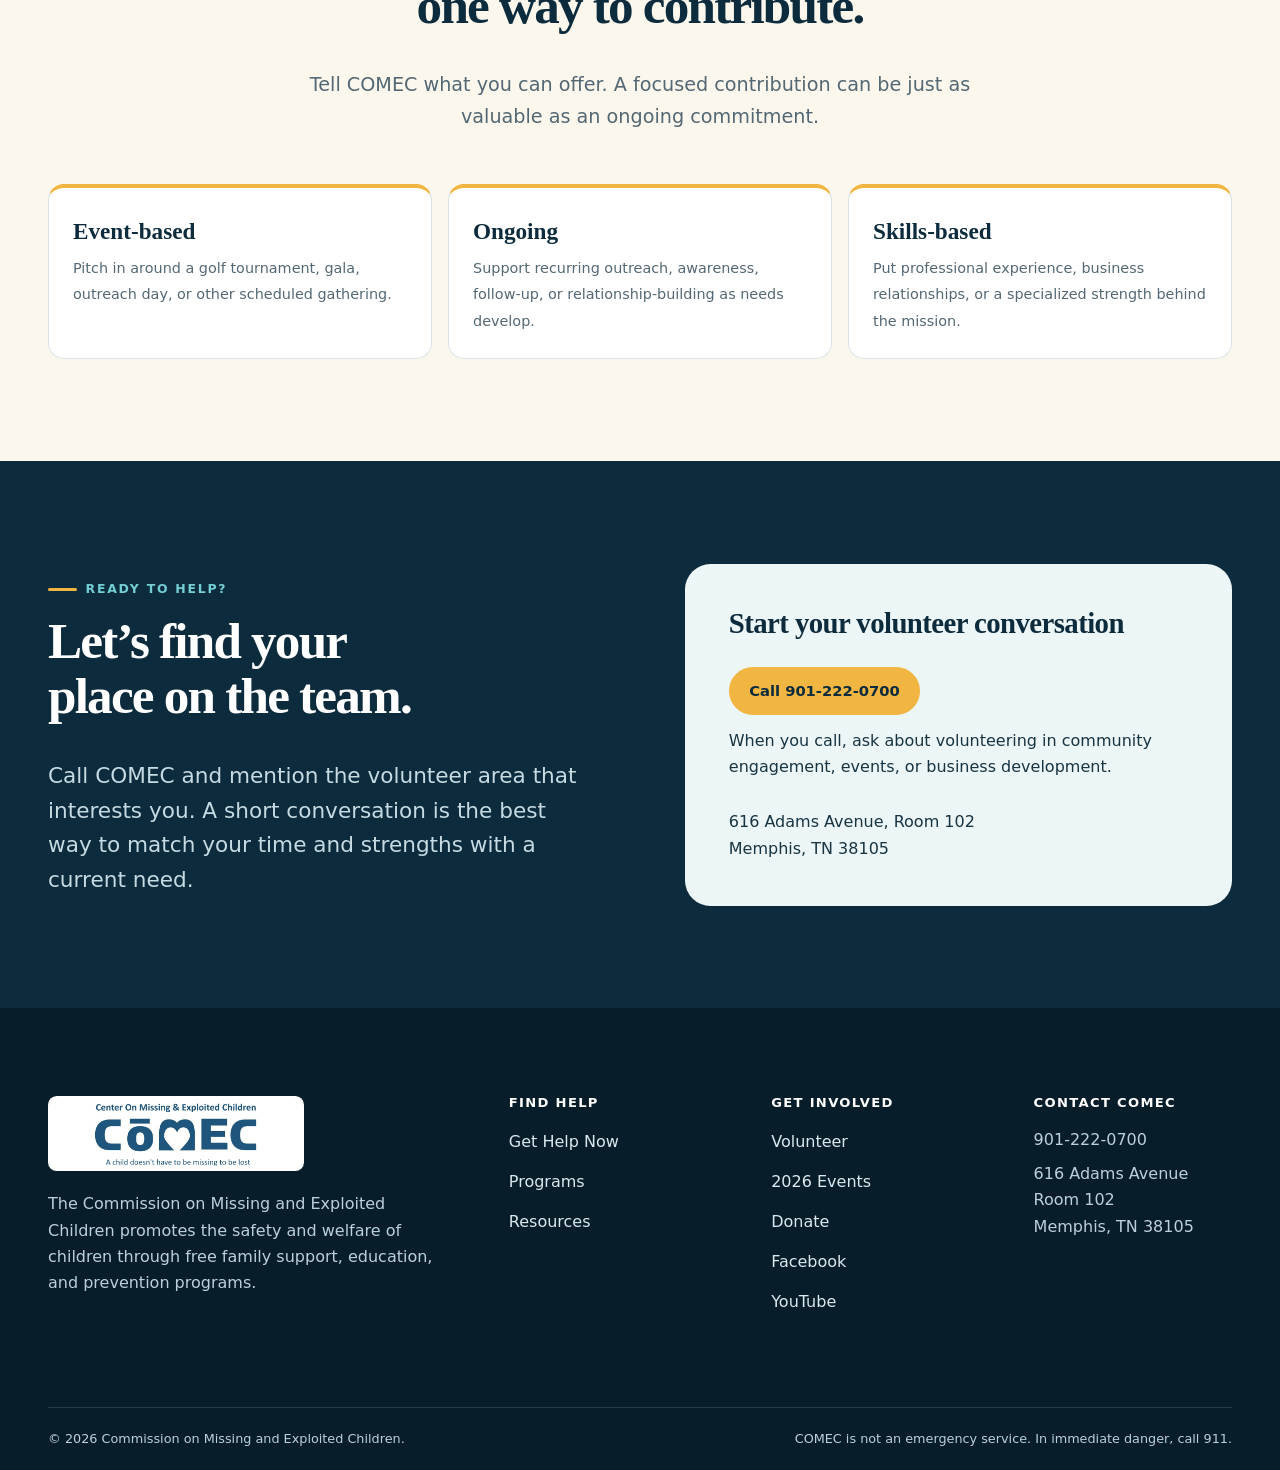
<file: volunteer.html>
<!doctype html>
<html lang="en">
<head>
  <meta charset="utf-8">
  <meta name="viewport" content="width=device-width, initial-scale=1">
  <title>Volunteer with COMEC | Put Your Skills to Work</title>
  <meta name="description" content="Volunteer with COMEC in Memphis through community engagement, event support, or business development and partnership outreach.">
  <link rel="canonical" href="https://www.comec.org/volunteer.html">
  <meta name="theme-color" content="#0c2b3d">
  <meta property="og:title" content="Volunteer with COMEC">
  <meta property="og:description" content="Use your time, talents, and connections to help COMEC reach more people and strengthen support for children and families.">
  <meta property="og:image" content="https://www.comec.org/assets/images/past-golf-volunteers.webp">
  <link rel="icon" type="image/png" sizes="32x32" href="assets/images/favicon-32.png">
  <link rel="apple-touch-icon" href="assets/images/apple-touch-icon.png">
  <link rel="stylesheet" href="assets/css/styles.css?v=0a2796a4d6fa">
</head>
<body>
  <a class="skip-link" href="#main-content">Skip to main content</a>
  <div class="crisis-bar" role="region" aria-label="Immediate help"><div class="container crisis-bar__inner"><span>If a child is in immediate danger, call 911. Missing child? Call 1-800-THE-LOST.</span></div></div>
  <header class="site-header">
    <div class="container header-inner">
      <a class="brand" href="index.html" aria-label="COMEC home"><img src="assets/images/comec-logo-wide.jpg" width="960" height="250" alt="COMEC — Saving Children. Serving Families."></a>
      <nav class="site-nav" id="primary-navigation" aria-label="Primary navigation" data-site-nav>
        <ul>
          <li class="nav-mobile-only"><a href="get-help.html">Get Help</a></li>
          <li><a href="programs.html">What We Do</a></li>
          <li><a href="events.html">Events</a></li>
          <li><a href="volunteer.html" aria-current="page">Volunteer</a></li>
          <li><a href="resources.html">Resources</a></li>
          <li><a href="about.html">About</a></li>
          <li class="nav-mobile-only"><a href="donate.html">Donate</a></li>
        </ul>
      </nav>
      <div class="header-actions"><a class="button button--outline" href="get-help.html">Get help</a><a class="button button--gold" href="donate.html">Donate</a></div>
      <button class="nav-toggle" type="button" aria-expanded="false" aria-controls="primary-navigation" aria-label="Open navigation" data-nav-toggle><span class="nav-toggle__bars" aria-hidden="true"></span></button>
    </div>
  </header>

  <main id="main-content">
    <section class="volunteer-hero" aria-labelledby="volunteer-title">
      <div class="container volunteer-hero__inner">
        <div class="volunteer-hero__content">
          <span class="eyebrow eyebrow--light">Volunteer with COMEC</span>
          <h1 id="volunteer-title">Bring your time, talents, and connections.</h1>
          <p class="lead lead--light">Help COMEC reach more neighbors, create welcoming events, and build the relationships that keep free support available to children and families.</p>
          <div class="button-row"><a class="button button--gold" href="tel:+19012220700">Call 901-222-0700</a><a class="button button--light" href="#opportunities">Explore volunteer roles</a></div>
        </div>
        <div class="volunteer-hero__panel" aria-label="Three volunteer paths">
          <p class="volunteer-hero__panel-label">Where you can make a difference</p>
          <a class="volunteer-path" href="#community-engagement"><span class="volunteer-path__number">01</span><span><strong>Community engagement</strong><small>Help COMEC show up and connect.</small></span><span aria-hidden="true">→</span></a>
          <a class="volunteer-path" href="#events"><span class="volunteer-path__number">02</span><span><strong>Events</strong><small>Create an organized, welcoming experience.</small></span><span aria-hidden="true">→</span></a>
          <a class="volunteer-path" href="#business-development"><span class="volunteer-path__number">03</span><span><strong>Business development</strong><small>Open doors to lasting partnerships.</small></span><span aria-hidden="true">→</span></a>
        </div>
      </div>
    </section>

    <section class="section" id="opportunities" aria-labelledby="opportunities-title">
      <div class="container">
        <div class="section-heading centered">
          <span class="eyebrow">Three ways to serve</span>
          <h2 id="opportunities-title">Choose the role that fits your strengths.</h2>
          <p>You do not need to be an expert in every part of COMEC’s work. Start with the kind of contribution you enjoy making, and COMEC will help identify a useful next step.</p>
        </div>
        <div class="volunteer-role-grid">
          <article class="volunteer-role" id="community-engagement">
            <div class="volunteer-role__header"><span class="volunteer-role__number">01</span><span class="tag">People &amp; outreach</span></div>
            <div class="volunteer-role__body">
              <h3>Community engagement</h3>
              <p class="volunteer-role__intro">Be a warm, informed presence for COMEC across the Memphis community.</p>
              <h4>You might help with</h4>
              <ul class="check-list"><li>Staffing outreach tables and sharing approved resources</li><li>Representing COMEC at neighborhood, civic, faith, or community gatherings</li><li>Finding opportunities for presentations and mission awareness</li></ul>
            </div>
            <div class="volunteer-role__footer"><strong>A good fit for</strong><span>Connectors, listeners, ambassadors, and confident communicators</span></div>
          </article>

          <article class="volunteer-role" id="events">
            <div class="volunteer-role__header"><span class="volunteer-role__number">02</span><span class="tag tag--gold">Hands-on support</span></div>
            <div class="volunteer-role__body">
              <h3>Events</h3>
              <p class="volunteer-role__intro">Help every COMEC gathering feel organized, welcoming, and mission-focused.</p>
              <h4>You might help with</h4>
              <ul class="check-list"><li>Guest welcome, registration, and check-in</li><li>Setup, wayfinding, activity support, and cleanup</li><li>Golf-tournament, gala, or silent-auction logistics</li></ul>
            </div>
            <div class="volunteer-role__footer"><strong>A good fit for</strong><span>Friendly problem-solvers, team players, and detail-minded helpers</span></div>
          </article>

          <article class="volunteer-role" id="business-development">
            <div class="volunteer-role__header"><span class="volunteer-role__number">03</span><span class="tag">Skills &amp; connections</span></div>
            <div class="volunteer-role__body">
              <h3>Business development</h3>
              <p class="volunteer-role__intro">Help turn professional relationships into sustainable community support.</p>
              <h4>You might help with</h4>
              <ul class="check-list"><li>Introducing COMEC to companies and community partners</li><li>Identifying sponsorship and in-kind support opportunities</li><li>Supporting partner outreach, follow-up, and stewardship</li></ul>
            </div>
            <div class="volunteer-role__footer"><strong>A good fit for</strong><span>Relationship-builders, business leaders, sales professionals, and strategists</span></div>
          </article>
        </div>
      </div>
    </section>

    <section class="section section--mist" aria-labelledby="start-volunteering-title">
      <div class="container split split--top">
        <figure class="volunteer-photo">
          <img src="assets/images/past-golf-volunteers.webp" width="1024" height="768" loading="lazy" alt="COMEC volunteers welcoming participants at a golf tournament registration table">
          <figcaption>Volunteers welcoming players at a past COMEC golf tournament</figcaption>
        </figure>
        <div>
          <span class="eyebrow">How to get started</span>
          <h2 id="start-volunteering-title">A simple first step.</h2>
          <div class="volunteer-steps">
            <div class="volunteer-step"><span>1</span><div><h3>Choose your area</h3><p>Start with community engagement, events, or business development.</p></div></div>
            <div class="volunteer-step"><span>2</span><div><h3>Call COMEC</h3><p>Tell the office what interests you, what skills you bring, and what your availability looks like.</p></div></div>
            <div class="volunteer-step"><span>3</span><div><h3>Find the right assignment</h3><p>COMEC will discuss current needs, timing, and any orientation or screening required for the role.</p></div></div>
          </div>
          <div class="notice mt-1-5"><strong>Before you serve:</strong> Opportunities vary by current need and schedule. COMEC will explain the responsibilities, supervision, and any screening or training required before an assignment begins.</div>
          <div class="button-row"><a class="button" href="tel:+19012220700">Call to volunteer</a><a class="button button--outline" href="events.html">See upcoming events</a></div>
        </div>
      </div>
    </section>

    <section class="section section--cream" aria-labelledby="ways-to-fit-title">
      <div class="container">
        <div class="section-heading centered"><span class="eyebrow">Make it fit</span><h2 id="ways-to-fit-title">There is more than one way to contribute.</h2><p>Tell COMEC what you can offer. A focused contribution can be just as valuable as an ongoing commitment.</p></div>
        <div class="about-facts volunteer-formats">
          <div class="fact"><strong>Event-based</strong><span>Pitch in around a golf tournament, gala, outreach day, or other scheduled gathering.</span></div>
          <div class="fact"><strong>Ongoing</strong><span>Support recurring outreach, awareness, follow-up, or relationship-building as needs develop.</span></div>
          <div class="fact"><strong>Skills-based</strong><span>Put professional experience, business relationships, or a specialized strength behind the mission.</span></div>
        </div>
      </div>
    </section>

    <section class="section section--navy" aria-labelledby="volunteer-contact-title">
      <div class="container split">
        <div><span class="eyebrow eyebrow--light">Ready to help?</span><h2 id="volunteer-contact-title">Let’s find your place on the team.</h2><p class="lead lead--light">Call COMEC and mention the volunteer area that interests you. A short conversation is the best way to match your time and strengths with a current need.</p></div>
        <div class="contact-card text-ink"><h3>Start your volunteer conversation</h3><div class="button-row"><a class="button button--gold" href="tel:+19012220700">Call 901-222-0700</a><p>When you call, ask about volunteering in community engagement, events, or business development.</p><address>616 Adams Avenue, Room 102<br>Memphis, TN 38105</address></div>
      </div>
    </section>
  </main>

  <footer class="site-footer">
    <div class="container footer-main">
      <div class="footer-brand"><img src="assets/images/comec-logo-wide.jpg" width="960" height="250" loading="lazy" alt="COMEC"><p>The Commission on Missing and Exploited Children promotes the safety and welfare of children through free family support, education, and prevention programs.</p></div>
      <div><h2>Find help</h2><ul class="footer-links"><li><a href="get-help.html">Get Help Now</a></li><li><a href="programs.html">Programs</a></li><li><a href="resources.html">Resources</a></li></ul></div>
      <div><h2>Get involved</h2><ul class="footer-links"><li><a href="volunteer.html" aria-current="page">Volunteer</a></li><li><a href="events.html">2026 Events</a></li><li><a href="donate.html">Donate</a></li><li><a href="https://www.facebook.com/comecmemphis" target="_blank" rel="noopener noreferrer">Facebook</a></li><li><a href="https://www.youtube.com/watch?v=IUwCqhVjnOg" target="_blank" rel="noopener noreferrer">YouTube</a></li></ul></div>
      <div><h2>Contact COMEC</h2><ul class="footer-links"><li>901-222-0700</li><li>616 Adams Avenue<br>Room 102<br>Memphis, TN 38105</li></ul></div>
    </div>
    <div class="container footer-bottom"><p>© <span data-current-year>2026</span> Commission on Missing and Exploited Children.</p><p>COMEC is not an emergency service. In immediate danger, call 911.</p></div>
  </footer>
  <script src="assets/js/main.js" defer></script>
</body>
</html>
</file>
<file: assets/css/styles.css>
:root {
  --navy: #0c2b3d;
  --navy-deep: #071d2a;
  --blue: #075d83;
  --blue-bright: #0b729d;
  --teal: #168c91;
  --aqua: #73ced4;
  --gold: #f1b541;
  --red: #b42332;
  --red-deep: #8f1825;
  --ink: #173443;
  --muted: #536874;
  --line: #d9e3e7;
  --mist: #edf6f7;
  --cream: #fbf7ed;
  --white: #ffffff;
  --shadow-sm: 0 8px 28px rgba(7, 35, 51, 0.08);
  --shadow-lg: 0 24px 70px rgba(7, 35, 51, 0.16);
  --radius-sm: 0.55rem;
  --radius: 1rem;
  --radius-lg: 1.6rem;
  --container: 74rem;
  --font-sans: Inter, ui-sans-serif, system-ui, -apple-system, BlinkMacSystemFont, "Segoe UI", sans-serif;
  --font-display: Georgia, "Times New Roman", serif;
}

*,
*::before,
*::after {
  box-sizing: border-box;
}

html {
  scroll-behavior: smooth;
  scroll-padding-top: 7rem;
}

body {
  margin: 0;
  overflow-x: clip;
  color: var(--ink);
  background: var(--white);
  font-family: var(--font-sans);
  font-size: 1rem;
  line-height: 1.65;
  -webkit-font-smoothing: antialiased;
}

body.nav-open {
  overflow: hidden;
}

img,
svg,
video,
iframe {
  display: block;
  max-width: 100%;
}

img {
  height: auto;
}

a {
  color: var(--blue);
  text-underline-offset: 0.18em;
  text-decoration-thickness: 0.08em;
}

a:hover {
  color: var(--navy);
}

button,
input,
select,
textarea {
  font: inherit;
}

button,
a {
  -webkit-tap-highlight-color: transparent;
}

:focus-visible {
  outline: 3px solid var(--gold);
  outline-offset: 3px;
}

::selection {
  color: var(--white);
  background: var(--blue);
}

h1,
h2,
h3,
h4 {
  margin: 0 0 0.7em;
  color: var(--navy);
  font-family: var(--font-display);
  font-weight: 700;
  line-height: 1.08;
  text-wrap: balance;
}

h1 {
  font-size: clamp(2.65rem, 6vw, 5.4rem);
  letter-spacing: -0.045em;
}

h2 {
  font-size: clamp(2rem, 4vw, 3.65rem);
  letter-spacing: -0.035em;
}

h3 {
  font-size: clamp(1.35rem, 2.25vw, 1.8rem);
  letter-spacing: -0.02em;
}

h4 {
  font-family: var(--font-sans);
  font-size: 1rem;
  letter-spacing: 0.01em;
}

p,
ul,
ol,
blockquote {
  margin-top: 0;
}

p:last-child,
ul:last-child,
ol:last-child {
  margin-bottom: 0;
}

ul,
ol {
  padding-left: 1.25rem;
}

li + li {
  margin-top: 0.45rem;
}

.skip-link {
  position: fixed;
  z-index: 1000;
  top: 0.5rem;
  left: 0.5rem;
  padding: 0.75rem 1rem;
  color: var(--navy);
  background: var(--gold);
  border-radius: var(--radius-sm);
  font-weight: 800;
  transform: translateY(-150%);
}

.skip-link:focus {
  color: var(--navy);
  transform: translateY(0);
}

.container {
  width: min(calc(100% - 2.5rem), var(--container));
  margin-inline: auto;
}

.narrow {
  width: min(100%, 48rem);
}

.centered {
  margin-inline: auto;
  text-align: center;
}

.event-spotlight {
  color: var(--white);
  background:
    radial-gradient(circle at 70% -70%, rgba(115, 206, 212, 0.25), transparent 28rem),
    linear-gradient(112deg, var(--navy-deep), var(--blue));
  border-bottom: 0.35rem solid var(--gold);
}

.event-spotlight__inner {
  display: grid;
  grid-template-columns: auto minmax(0, 1fr) auto;
  align-items: center;
  gap: clamp(1.25rem, 3vw, 2.5rem);
  padding-block: clamp(1.35rem, 3vw, 2.2rem);
}

.event-spotlight__date {
  display: grid;
  place-items: center;
  width: 6.25rem;
  min-height: 6.25rem;
  padding: 0.55rem;
  color: var(--navy);
  background: var(--gold);
  border-radius: var(--radius);
  box-shadow: 0 12px 35px rgba(0, 0, 0, 0.2);
  line-height: 1;
}

.event-spotlight__date span,
.event-spotlight__date small {
  font-size: 0.75rem;
  font-weight: 900;
  letter-spacing: 0.15em;
}

.event-spotlight__date strong {
  font-family: var(--font-display);
  font-size: 2.65rem;
}

.event-spotlight__copy h2 {
  margin: 0.15rem 0 0.35rem;
  color: var(--white);
  font-size: clamp(1.55rem, 3vw, 2.45rem);
  letter-spacing: -0.025em;
}

.event-spotlight__copy p {
  margin: 0;
  color: #d8edf1;
  font-size: 0.95rem;
}

.event-spotlight__kicker {
  color: var(--gold);
  font-size: 0.76rem;
  font-weight: 900;
  letter-spacing: 0.1em;
  text-transform: uppercase;
}

.event-spotlight__actions {
  display: grid;
  gap: 0.45rem;
  width: min(100%, 15rem);
  text-align: center;
}

.event-spotlight__flyer {
  min-height: 2.25rem;
  color: var(--white);
  font-size: 0.82rem;
  font-weight: 800;
}

.event-spotlight__flyer:hover {
  color: var(--gold);
}

.section {
  padding-block: clamp(4.5rem, 8vw, 7.5rem);
}

.section--compact {
  padding-block: clamp(3rem, 5vw, 4.5rem);
}

.section--mist {
  background: var(--mist);
}

.section--cream {
  background: var(--cream);
}

.section--navy {
  color: #dcebf0;
  background: var(--navy);
}

.section--navy h2,
.section--navy h3,
.section--navy h4 {
  color: var(--white);
}

.section-heading {
  max-width: 48rem;
  margin-bottom: clamp(2.25rem, 4vw, 3.5rem);
}

.section-heading.centered {
  margin-inline: auto;
}

.section-heading p {
  max-width: 43rem;
  margin-bottom: 0;
  color: var(--muted);
  font-size: clamp(1.05rem, 1.5vw, 1.2rem);
}

.section-heading.centered p {
  margin-inline: auto;
}

.section--navy .section-heading p {
  color: #bdd1d9;
}

.eyebrow {
  display: inline-flex;
  align-items: center;
  flex-wrap: wrap;
  gap: 0.55rem;
  margin-bottom: 1rem;
  color: var(--blue);
  font-size: 0.78rem;
  font-weight: 850;
  letter-spacing: 0.14em;
  line-height: 1.2;
  text-transform: uppercase;
  overflow-wrap: anywhere;
}

.hero__content,
.hero__media,
.page-hero__content,
.split > *,
.event-detail > *,
.program-band > *,
.giving-grid > *,
.profile-card > *,
.event-card > *,
.section-heading,
.brand {
  min-width: 0;
}

.eyebrow::before {
  width: 1.8rem;
  height: 0.18rem;
  background: var(--gold);
  border-radius: 999px;
  content: "";
}

.eyebrow--light {
  color: var(--aqua);
}

.lead {
  color: var(--muted);
  font-size: clamp(1.12rem, 1.8vw, 1.35rem);
  line-height: 1.6;
}

.small {
  font-size: 0.88rem;
}

.muted {
  color: var(--muted);
}

.text-ink {
  color: var(--ink);
}

.lead--light {
  color: #c6dae2;
}

.mt-1 {
  margin-top: 1rem;
}

.mt-1-5 {
  margin-top: 1.5rem;
}

.mt-2-5 {
  margin-top: 2.5rem;
}

.button-row--center {
  justify-content: center;
}

.address {
  font-style: normal;
}

.error-page {
  display: grid;
  min-height: 70vh;
  align-items: center;
}

.kicker {
  color: var(--blue);
  font-weight: 800;
}

.tag {
  display: inline-flex;
  align-items: center;
  min-height: 2rem;
  padding: 0.3rem 0.75rem;
  color: var(--blue);
  background: var(--mist);
  border: 1px solid #cee2e6;
  border-radius: 999px;
  font-size: 0.78rem;
  font-weight: 800;
  letter-spacing: 0.04em;
  line-height: 1.2;
  text-transform: uppercase;
}

.tag--gold {
  color: var(--navy);
  background: #fff3d5;
  border-color: #f0d58d;
}

.button-row {
  display: flex;
  flex-wrap: wrap;
  gap: 0.8rem;
  margin-top: 1.75rem;
}

.button {
  display: inline-flex;
  align-items: center;
  justify-content: center;
  gap: 0.55rem;
  min-height: 3rem;
  padding: 0.72rem 1.15rem;
  color: var(--white);
  background: var(--blue);
  border: 2px solid var(--blue);
  border-radius: 999px;
  font-size: 0.92rem;
  font-weight: 800;
  line-height: 1.2;
  text-align: center;
  text-decoration: none;
  transition: transform 160ms ease, background 160ms ease, border-color 160ms ease, box-shadow 160ms ease;
}

.button:hover {
  color: var(--white);
  background: var(--navy);
  border-color: var(--navy);
  box-shadow: 0 10px 25px rgba(7, 35, 51, 0.15);
  transform: translateY(-2px);
}

.button--danger {
  background: var(--red);
  border-color: var(--red);
}

.button--danger:hover {
  background: var(--red-deep);
  border-color: var(--red-deep);
}

.button--gold {
  color: var(--navy);
  background: var(--gold);
  border-color: var(--gold);
}

.button--gold:hover {
  color: var(--white);
}

.button--outline {
  color: var(--blue);
  background: transparent;
  border-color: #93bbc9;
}

.button--outline:hover {
  color: var(--white);
}

.button--light {
  color: var(--navy);
  background: var(--white);
  border-color: var(--white);
}

.button--light:hover {
  color: var(--white);
  background: transparent;
  border-color: var(--white);
}

.text-link {
  display: inline-flex;
  align-items: center;
  gap: 0.35rem;
  min-height: 2.75rem;
  color: var(--blue);
  font-weight: 800;
  text-decoration: none;
}

.text-link::after {
  content: "\2192";
  transition: transform 160ms ease;
}

.text-link:hover::after {
  transform: translateX(0.2rem);
}

.crisis-bar {
  color: var(--white);
  background: var(--navy-deep);
  font-size: 0.84rem;
  line-height: 1.4;
}

.crisis-bar__inner {
  display: flex;
  align-items: center;
  justify-content: center;
  min-height: 2.85rem;
  padding-block: 0.45rem;
  text-align: center;
  overflow-wrap: anywhere;
}

.crisis-bar a {
  color: var(--white);
  font-weight: 850;
}

.site-header {
  position: sticky;
  z-index: 100;
  top: 0;
  background: rgba(255, 255, 255, 0.98);
  border-bottom: 1px solid var(--line);
  box-shadow: 0 2px 18px rgba(7, 35, 51, 0.05);
}

.header-inner {
  display: grid;
  grid-template-columns: minmax(12rem, 17rem) 1fr auto;
  align-items: center;
  gap: 1.25rem;
  min-height: 5.5rem;
}

.brand {
  display: inline-flex;
  align-items: center;
}

.brand img {
  width: min(100%, 16rem);
}

.site-nav {
  justify-self: center;
}

.site-nav ul {
  display: flex;
  align-items: center;
  gap: 0.15rem;
  margin: 0;
  padding: 0;
  list-style: none;
}

.site-nav li + li {
  margin-top: 0;
}

.site-nav a {
  display: inline-flex;
  align-items: center;
  min-height: 2.9rem;
  padding: 0.6rem 0.72rem;
  color: var(--ink);
  border-radius: var(--radius-sm);
  font-size: 0.88rem;
  font-weight: 750;
  text-decoration: none;
}

.site-nav a:hover {
  color: var(--blue);
  background: var(--mist);
}

.site-nav a[aria-current="page"] {
  color: var(--blue);
  box-shadow: inset 0 -3px 0 var(--gold);
}

.nav-mobile-only {
  display: none;
}

.header-actions {
  display: flex;
  align-items: center;
  gap: 0.55rem;
}

.header-actions .button {
  min-height: 2.75rem;
  padding-inline: 0.9rem;
  font-size: 0.84rem;
}

.nav-toggle {
  display: none;
  align-items: center;
  justify-content: center;
  width: 3rem;
  height: 3rem;
  padding: 0;
  color: var(--navy);
  background: var(--white);
  border: 1px solid var(--line);
  border-radius: 50%;
  cursor: pointer;
}

.nav-toggle__bars,
.nav-toggle__bars::before,
.nav-toggle__bars::after {
  display: block;
  width: 1.25rem;
  height: 2px;
  background: currentColor;
  border-radius: 99px;
  content: "";
  transition: transform 160ms ease, opacity 160ms ease;
}

.nav-toggle__bars {
  position: relative;
}

.nav-toggle__bars::before {
  position: absolute;
  top: -0.4rem;
}

.nav-toggle__bars::after {
  position: absolute;
  top: 0.4rem;
}

.nav-toggle[aria-expanded="true"] .nav-toggle__bars {
  background: transparent;
}

.nav-toggle[aria-expanded="true"] .nav-toggle__bars::before {
  top: 0;
  transform: rotate(45deg);
}

.nav-toggle[aria-expanded="true"] .nav-toggle__bars::after {
  top: 0;
  transform: rotate(-45deg);
}

.hero {
  position: relative;
  overflow: hidden;
  background:
    radial-gradient(circle at 92% 8%, rgba(115, 206, 212, 0.3), transparent 25rem),
    linear-gradient(135deg, #f6fbfc 0%, #ffffff 55%, #fbf7ed 100%);
}

.hero::before {
  position: absolute;
  inset: auto -7rem -12rem auto;
  width: 30rem;
  height: 30rem;
  background: transparent;
  border: 5rem solid rgba(241, 181, 65, 0.12);
  border-radius: 50%;
  content: "";
}

.hero__inner {
  position: relative;
  display: grid;
  grid-template-columns: minmax(0, 1.03fr) minmax(25rem, 0.97fr);
  align-items: center;
  gap: clamp(2.5rem, 6vw, 6rem);
  min-height: 42rem;
  padding-block: clamp(4rem, 8vw, 7rem);
}

.hero__content {
  max-width: 43rem;
}

.hero__content h1 {
  max-width: 11ch;
}

.hero__content .lead {
  max-width: 39rem;
}

.hero__media {
  position: relative;
}

.video-card {
  overflow: hidden;
  background: var(--navy);
  border: 0.55rem solid var(--white);
  border-radius: var(--radius-lg);
  box-shadow: var(--shadow-lg);
  transform: rotate(1deg);
}

.video-frame {
  position: relative;
  width: 100%;
  aspect-ratio: 16 / 9;
  background: var(--navy);
}

.video-frame iframe {
  width: 100%;
  height: 100%;
  border: 0;
}

.video-launch {
  position: relative;
  width: 100%;
  height: 100%;
  padding: 0;
  overflow: hidden;
  color: var(--white);
  background: var(--navy);
  border: 0;
  cursor: pointer;
}

.video-launch::after {
  position: absolute;
  inset: 0;
  background: linear-gradient(180deg, transparent 50%, rgba(7, 29, 42, 0.76));
  content: "";
}

.video-launch img {
  width: 100%;
  height: 100%;
  object-fit: cover;
  transition: transform 220ms ease;
}

.video-launch:hover img {
  transform: scale(1.02);
}

.video-play {
  position: absolute;
  z-index: 1;
  top: 50%;
  left: 50%;
  display: inline-flex;
  align-items: center;
  gap: 0.7rem;
  min-height: 3.4rem;
  padding: 0.55rem 1rem 0.55rem 0.65rem;
  color: var(--white);
  background: rgba(7, 29, 42, 0.9);
  border: 2px solid rgba(255, 255, 255, 0.9);
  border-radius: 999px;
  font-size: 0.88rem;
  font-weight: 850;
  transform: translate(-50%, -50%);
  white-space: nowrap;
}

.video-play__icon {
  display: inline-flex;
  align-items: center;
  justify-content: center;
  width: 2rem;
  height: 2rem;
  padding-left: 0.15rem;
  color: var(--navy);
  background: var(--gold);
  border-radius: 50%;
  font-size: 0.85rem;
}

.video-noscript {
  position: absolute;
  inset: 0;
  display: grid;
  place-items: center;
  color: var(--white);
  background: var(--navy);
  font-weight: 800;
}

.video-caption {
  display: flex;
  align-items: center;
  justify-content: space-between;
  gap: 1rem;
  padding: 0.85rem 1rem;
  color: var(--white);
  font-size: 0.84rem;
}

.video-caption a {
  color: var(--aqua);
  font-weight: 750;
}

.trust-strip {
  position: relative;
  z-index: 2;
  color: var(--white);
  background: var(--blue);
}

.trust-grid {
  display: grid;
  grid-template-columns: repeat(4, 1fr);
}

.trust-item {
  padding: 1.35rem clamp(1rem, 2.5vw, 2rem);
  border-right: 1px solid rgba(255, 255, 255, 0.25);
}

.trust-item:last-child {
  border-right: 0;
}

.trust-item strong {
  display: block;
  margin-bottom: 0.1rem;
  color: var(--white);
  font-family: var(--font-display);
  font-size: clamp(1.2rem, 2vw, 1.55rem);
  line-height: 1.2;
}

.trust-item span {
  color: #d6f0f3;
  font-size: 0.82rem;
}

.card-grid {
  display: grid;
  grid-template-columns: repeat(3, minmax(0, 1fr));
  gap: 1.25rem;
}

.card-grid--2 {
  grid-template-columns: repeat(2, minmax(0, 1fr));
}

.card-grid--4 {
  grid-template-columns: repeat(4, minmax(0, 1fr));
}

.card {
  padding: clamp(1.5rem, 3vw, 2.2rem);
  background: var(--white);
  border: 1px solid var(--line);
  border-radius: var(--radius);
  box-shadow: var(--shadow-sm);
}

.card h3 {
  margin-bottom: 0.55rem;
}

.card p {
  color: var(--muted);
}

.card__number {
  display: inline-flex;
  align-items: center;
  justify-content: center;
  width: 2.65rem;
  height: 2.65rem;
  margin-bottom: 1.25rem;
  color: var(--navy);
  background: var(--gold);
  border-radius: 50%;
  font-family: var(--font-display);
  font-size: 1.25rem;
  font-weight: 800;
}

.card__rule {
  width: 3rem;
  height: 0.28rem;
  margin-bottom: 1.25rem;
  background: var(--aqua);
  border-radius: 99px;
}

.service-card {
  display: flex;
  flex-direction: column;
  min-height: 100%;
}

.service-card .text-link {
  margin-top: auto;
}

.event-grid {
  display: grid;
  grid-template-columns: repeat(2, minmax(0, 1fr));
  gap: 1.5rem;
}

.event-card {
  display: grid;
  grid-template-columns: minmax(0, 0.92fr) minmax(0, 1.08fr);
  overflow: hidden;
  background: var(--white);
  border: 1px solid var(--line);
  border-radius: var(--radius-lg);
  box-shadow: var(--shadow-sm);
}

.event-card__image {
  width: 100%;
  height: 100%;
  min-height: 22rem;
  object-fit: cover;
}

.event-card__image--pattern {
  object-position: center;
}

.event-card__content {
  display: flex;
  flex-direction: column;
  padding: clamp(1.5rem, 3vw, 2.25rem);
}

.event-date {
  display: grid;
  grid-template-columns: auto 1fr;
  align-items: center;
  gap: 0.8rem;
  margin-bottom: 1.25rem;
}

.event-date__day {
  color: var(--blue);
  font-family: var(--font-display);
  font-size: 2.5rem;
  font-weight: 800;
  line-height: 0.9;
}

.event-date__meta {
  color: var(--muted);
  font-size: 0.78rem;
  font-weight: 800;
  letter-spacing: 0.08em;
  line-height: 1.35;
  text-transform: uppercase;
}

.event-card__content .text-link,
.event-card__content .button {
  margin-top: auto;
}

.split {
  display: grid;
  grid-template-columns: repeat(2, minmax(0, 1fr));
  align-items: center;
  gap: clamp(2.5rem, 7vw, 6.5rem);
}

.split--top {
  align-items: start;
}

.split__media {
  position: relative;
}

.split__media img {
  width: 100%;
  max-height: 38rem;
  object-fit: cover;
  border-radius: var(--radius-lg);
  box-shadow: var(--shadow-lg);
}

.split__media::after {
  position: absolute;
  z-index: -1;
  right: -1.25rem;
  bottom: -1.25rem;
  width: 52%;
  height: 48%;
  background: var(--gold);
  border-radius: var(--radius-lg);
  content: "";
}

.check-list {
  padding: 0;
  list-style: none;
}

.check-list li {
  position: relative;
  padding-left: 2rem;
}

.check-list li::before {
  position: absolute;
  top: 0.1rem;
  left: 0;
  display: inline-flex;
  align-items: center;
  justify-content: center;
  width: 1.35rem;
  height: 1.35rem;
  color: var(--navy);
  background: var(--gold);
  border-radius: 50%;
  content: "\2713";
  font-size: 0.76rem;
  font-weight: 900;
}

.profile-grid {
  display: grid;
  grid-template-columns: repeat(2, minmax(0, 1fr));
  gap: 1.5rem;
}

.profile-card {
  display: grid;
  grid-template-columns: minmax(11rem, 0.7fr) minmax(0, 1.3fr);
  overflow: hidden;
  background: var(--white);
  border: 1px solid var(--line);
  border-radius: var(--radius-lg);
  box-shadow: var(--shadow-sm);
}

.profile-card img {
  width: 100%;
  height: 100%;
  min-height: 25rem;
  object-fit: cover;
}

.profile-card--greg img {
  object-position: 68% center;
}

.profile-card--philip img {
  object-position: 52% 28%;
}

.profile-card__content {
  padding: clamp(1.5rem, 3vw, 2.2rem);
}

.profile-card__role {
  display: block;
  margin-bottom: 1.1rem;
  color: var(--blue);
  font-size: 0.78rem;
  font-weight: 850;
  letter-spacing: 0.1em;
  text-transform: uppercase;
}

.donation-panel {
  position: relative;
  overflow: hidden;
  padding: clamp(2rem, 6vw, 5rem);
  color: var(--white);
  background:
    linear-gradient(105deg, rgba(7, 35, 51, 0.96), rgba(7, 93, 131, 0.9)),
    url("../images/comec-pattern.webp") center / cover;
  border-radius: var(--radius-lg);
  box-shadow: var(--shadow-lg);
}

.donation-panel__inner {
  display: grid;
  grid-template-columns: minmax(0, 1fr) auto;
  align-items: center;
  gap: clamp(2rem, 5vw, 4rem);
}

.donation-panel h2 {
  max-width: 15ch;
  color: var(--white);
}

.donation-panel p {
  max-width: 39rem;
  color: #d4e9ef;
}

.qr-card {
  width: min(100%, 15rem);
  padding: 0.8rem;
  color: var(--ink);
  background: var(--white);
  border-radius: var(--radius);
  text-align: center;
}

.qr-card img {
  width: 100%;
  aspect-ratio: 1;
  object-fit: contain;
}

.qr-card span {
  display: block;
  margin-top: 0.5rem;
  font-size: 0.78rem;
  font-weight: 800;
}

.page-hero {
  position: relative;
  overflow: hidden;
  padding-block: clamp(4.5rem, 9vw, 8rem);
  background:
    radial-gradient(circle at 85% 20%, rgba(115, 206, 212, 0.32), transparent 23rem),
    linear-gradient(135deg, #eff8fa, #ffffff 63%);
}

.page-hero::after {
  position: absolute;
  right: -5rem;
  bottom: -8rem;
  width: 22rem;
  height: 22rem;
  border: 3.5rem solid rgba(241, 181, 65, 0.15);
  border-radius: 50%;
  content: "";
}

.page-hero__content {
  position: relative;
  z-index: 1;
  max-width: 49rem;
}

.page-hero h1 {
  font-size: clamp(2.7rem, 6vw, 5.2rem);
}

.page-hero .lead {
  max-width: 43rem;
  margin-bottom: 0;
}

.emergency-panel {
  color: var(--white);
  background: var(--red);
}

.emergency-panel__inner {
  display: grid;
  grid-template-columns: minmax(0, 1fr) auto;
  align-items: center;
  gap: 2rem;
  padding-block: 2rem;
}

.emergency-panel h2 {
  margin-bottom: 0.25rem;
  color: var(--white);
  font-family: var(--font-sans);
  font-size: clamp(1.35rem, 3vw, 2rem);
  letter-spacing: -0.02em;
}

.emergency-panel p {
  margin-bottom: 0;
  color: #ffe7e9;
}

.emergency-panel__actions {
  display: flex;
  flex-wrap: wrap;
  gap: 0.7rem;
}

.emergency-panel .button {
  color: var(--red-deep);
  background: var(--white);
  border-color: var(--white);
}

.emergency-panel .button:hover {
  color: var(--white);
  background: var(--red-deep);
  border-color: var(--white);
}

.scenario-list {
  display: grid;
  gap: 1rem;
}

.scenario {
  display: grid;
  grid-template-columns: 3.25rem minmax(0, 1fr) auto;
  align-items: center;
  gap: 1.2rem;
  padding: 1.25rem;
  color: inherit;
  background: var(--white);
  border: 1px solid var(--line);
  border-radius: var(--radius);
  text-decoration: none;
  box-shadow: var(--shadow-sm);
}

.scenario:hover {
  color: inherit;
  border-color: #8bb9c8;
  box-shadow: 0 14px 36px rgba(7, 35, 51, 0.12);
}

.scenario__number {
  display: inline-flex;
  align-items: center;
  justify-content: center;
  width: 3.25rem;
  height: 3.25rem;
  color: var(--white);
  background: var(--blue);
  border-radius: 50%;
  font-family: var(--font-display);
  font-size: 1.25rem;
  font-weight: 800;
}

.scenario h3 {
  margin-bottom: 0.15rem;
  font-family: var(--font-sans);
  font-size: 1.1rem;
}

.scenario p {
  margin-bottom: 0;
  color: var(--muted);
  font-size: 0.9rem;
}

.scenario__arrow {
  color: var(--blue);
  font-size: 1.6rem;
}

.help-section {
  scroll-margin-top: 7rem;
  padding: clamp(1.75rem, 4vw, 3rem);
  background: var(--white);
  border: 1px solid var(--line);
  border-radius: var(--radius-lg);
  box-shadow: var(--shadow-sm);
}

.help-section + .help-section {
  margin-top: 1.25rem;
}

.help-section__top {
  display: flex;
  align-items: flex-start;
  justify-content: space-between;
  gap: 1.5rem;
  margin-bottom: 1rem;
}

.help-section__top h2 {
  font-size: clamp(1.75rem, 3vw, 2.45rem);
}

.help-section__top .tag {
  flex: 0 0 auto;
}

.steps {
  counter-reset: help-steps;
  padding: 0;
  list-style: none;
}

.steps li {
  position: relative;
  min-height: 2.25rem;
  padding-left: 3.1rem;
  counter-increment: help-steps;
}

.steps li::before {
  position: absolute;
  top: -0.15rem;
  left: 0;
  display: inline-flex;
  align-items: center;
  justify-content: center;
  width: 2.25rem;
  height: 2.25rem;
  color: var(--white);
  background: var(--blue);
  border-radius: 50%;
  content: counter(help-steps);
  font-weight: 850;
}

.resource-grid {
  display: grid;
  grid-template-columns: repeat(3, minmax(0, 1fr));
  gap: 1rem;
}

.resource-card {
  display: flex;
  flex-direction: column;
  padding: 1.5rem;
  background: var(--white);
  border: 1px solid var(--line);
  border-radius: var(--radius);
}

.resource-card h2,
.resource-card h3 {
  font-family: var(--font-sans);
  font-size: 1.12rem;
  line-height: 1.3;
}

.resource-card p {
  color: var(--muted);
  font-size: 0.92rem;
}

.resource-card .text-link,
.resource-card .button {
  margin-top: auto;
}

.phone-link {
  display: inline-block;
  margin: 0.25rem 0 0.9rem;
  color: var(--blue);
  font-size: 1.25rem;
  font-weight: 850;
  line-height: 1.2;
  text-decoration: none;
}

.phone-link:hover {
  text-decoration: underline;
}

.notice {
  padding: 1.25rem 1.4rem;
  background: #fff8e5;
  border: 1px solid #ecd89f;
  border-left: 0.35rem solid var(--gold);
  border-radius: var(--radius-sm);
}

.notice--blue {
  background: var(--mist);
  border-color: #c9e2e7;
  border-left-color: var(--blue);
}

.notice strong {
  color: var(--navy);
}

.program-band {
  display: grid;
  grid-template-columns: 0.7fr 1.3fr;
  gap: clamp(2rem, 6vw, 6rem);
  padding-block: clamp(3rem, 6vw, 5rem);
  border-top: 1px solid var(--line);
}

.program-band:first-child {
  padding-top: 0;
  border-top: 0;
}

.program-band:last-child {
  padding-bottom: 0;
}

.program-band__title {
  position: sticky;
  top: 8rem;
  align-self: start;
}

.program-band__title span {
  display: inline-flex;
  align-items: center;
  justify-content: center;
  width: 3rem;
  height: 3rem;
  margin-bottom: 1.25rem;
  color: var(--navy);
  background: var(--gold);
  border-radius: 50%;
  font-family: var(--font-display);
  font-weight: 800;
}

.mini-grid {
  display: grid;
  grid-template-columns: repeat(2, minmax(0, 1fr));
  gap: 1rem;
}

.mini-card {
  padding: 1.4rem;
  background: var(--mist);
  border-radius: var(--radius);
}

.mini-card h3 {
  font-family: var(--font-sans);
  font-size: 1.08rem;
}

.mini-card p {
  margin-bottom: 0;
  color: var(--muted);
  font-size: 0.92rem;
}

.event-detail {
  display: grid;
  grid-template-columns: minmax(0, 0.88fr) minmax(0, 1.12fr);
  gap: clamp(2rem, 6vw, 5rem);
  align-items: start;
  scroll-margin-top: 7rem;
}

.event-detail + .event-detail {
  margin-top: clamp(5rem, 10vw, 9rem);
  padding-top: clamp(5rem, 10vw, 9rem);
  border-top: 1px solid var(--line);
}

.event-detail__media {
  position: sticky;
  top: 8rem;
}

.event-detail__media img {
  width: 100%;
  min-height: 30rem;
  max-height: 43rem;
  object-fit: cover;
  border-radius: var(--radius-lg);
  box-shadow: var(--shadow-lg);
}

.event-detail__media .event-card__image--pattern {
  object-position: center;
}

.photo-gallery {
  display: grid;
  grid-template-columns: repeat(12, minmax(0, 1fr));
  grid-auto-rows: 13rem;
  gap: 0.85rem;
}

.photo-gallery figure {
  position: relative;
  overflow: hidden;
  margin: 0;
  background: var(--navy);
  border-radius: var(--radius);
  box-shadow: var(--shadow-sm);
}

.photo-gallery figure:nth-child(1) {
  grid-column: span 7;
  grid-row: span 2;
}

.photo-gallery figure:nth-child(2),
.photo-gallery figure:nth-child(3) {
  grid-column: span 5;
}

.photo-gallery figure:nth-child(4),
.photo-gallery figure:nth-child(5),
.photo-gallery figure:nth-child(6) {
  grid-column: span 4;
}

.photo-gallery figure:nth-child(7),
.photo-gallery figure:nth-child(8) {
  grid-column: span 6;
}

.photo-gallery img {
  width: 100%;
  height: 100%;
  object-fit: cover;
  transition: transform 240ms ease;
}

.photo-gallery figure:hover img {
  transform: scale(1.025);
}

.photo-gallery figcaption {
  position: absolute;
  right: 0;
  bottom: 0;
  left: 0;
  padding: 2.5rem 1rem 0.85rem;
  color: var(--white);
  background: linear-gradient(transparent, rgba(7, 29, 42, 0.9));
  font-size: 0.82rem;
  font-weight: 750;
  line-height: 1.3;
}

.event-meta {
  display: grid;
  grid-template-columns: repeat(2, minmax(0, 1fr));
  gap: 0.8rem;
  margin: 1.5rem 0;
}

.event-meta__item {
  padding: 1rem;
  background: var(--mist);
  border-radius: var(--radius-sm);
}

.event-meta__item strong {
  display: block;
  color: var(--navy);
  font-size: 0.78rem;
  letter-spacing: 0.08em;
  text-transform: uppercase;
}

.event-meta__item span,
.event-meta__item a {
  display: block;
  margin-top: 0.18rem;
  color: var(--ink);
  font-weight: 650;
}

.price-table {
  width: 100%;
  margin: 1.5rem 0;
  border-collapse: collapse;
  font-size: 0.93rem;
}

.price-table caption {
  margin-bottom: 0.6rem;
  color: var(--navy);
  font-family: var(--font-display);
  font-size: 1.35rem;
  font-weight: 800;
  text-align: left;
}

.price-table th,
.price-table td {
  padding: 0.8rem 0.7rem;
  border-bottom: 1px solid var(--line);
  text-align: left;
  vertical-align: top;
}

.price-table th:last-child,
.price-table td:last-child {
  width: 7rem;
  text-align: right;
  white-space: nowrap;
}

.price-table thead th {
  color: var(--muted);
  font-size: 0.72rem;
  letter-spacing: 0.08em;
  text-transform: uppercase;
}

.about-facts {
  display: grid;
  grid-template-columns: repeat(3, minmax(0, 1fr));
  gap: 1rem;
}

.fact {
  padding: 1.5rem;
  background: var(--white);
  border: 1px solid var(--line);
  border-radius: var(--radius);
}

.fact strong {
  display: block;
  margin-bottom: 0.3rem;
  color: var(--navy);
  font-family: var(--font-display);
  font-size: 1.45rem;
}

.fact span {
  color: var(--muted);
  font-size: 0.9rem;
}

.quote {
  margin: 0;
  padding-left: 1.5rem;
  color: var(--navy);
  border-left: 0.35rem solid var(--gold);
  font-family: var(--font-display);
  font-size: clamp(1.4rem, 3vw, 2.15rem);
  font-weight: 700;
  line-height: 1.35;
}

.transparency-list {
  display: grid;
  gap: 0.8rem;
  margin: 0;
  padding: 0;
  list-style: none;
}

.transparency-list li {
  display: grid;
  grid-template-columns: minmax(9rem, 0.45fr) minmax(0, 1fr);
  gap: 1rem;
  padding-bottom: 0.8rem;
  border-bottom: 1px solid var(--line);
}

.transparency-list strong {
  color: var(--navy);
}

.giving-grid {
  display: grid;
  grid-template-columns: 1.1fr 0.9fr;
  gap: clamp(2rem, 6vw, 5rem);
  align-items: start;
}

.giving-card {
  padding: clamp(1.6rem, 4vw, 3rem);
  background: var(--white);
  border: 1px solid var(--line);
  border-radius: var(--radius-lg);
  box-shadow: var(--shadow-sm);
}

.giving-card--primary {
  color: var(--white);
  background: var(--navy);
  border-color: var(--navy);
}

.giving-card--primary h2,
.giving-card--primary h3 {
  color: var(--white);
}

.giving-card--primary p {
  color: #c9dce3;
}

.giving-card .qr-card {
  margin-top: 1.5rem;
}

.contact-card {
  padding: clamp(1.5rem, 4vw, 2.75rem);
  color: var(--ink);
  background: var(--mist);
  border-radius: var(--radius-lg);
}

.contact-card h2,
.contact-card h3 {
  color: var(--navy);
}

.contact-card address {
  font-style: normal;
}

.contact-card .phone-link {
  font-size: clamp(1.4rem, 3vw, 2rem);
}

.site-footer {
  color: #bdd0d9;
  background: var(--navy-deep);
}

.footer-main {
  display: grid;
  grid-template-columns: minmax(17rem, 1.2fr) repeat(3, minmax(9rem, 0.6fr));
  gap: clamp(2rem, 5vw, 5rem);
  padding-block: clamp(3.5rem, 7vw, 5.5rem);
}

.footer-brand img {
  width: min(100%, 16rem);
  margin-bottom: 1.25rem;
  padding: 0.35rem;
  background: var(--white);
  border-radius: var(--radius-sm);
}

.footer-brand p {
  max-width: 28rem;
}

.site-footer h2,
.site-footer h3 {
  margin-bottom: 1rem;
  color: var(--white);
  font-family: var(--font-sans);
  font-size: 0.82rem;
  font-weight: 850;
  letter-spacing: 0.1em;
  text-transform: uppercase;
}

.footer-links {
  margin: 0;
  padding: 0;
  list-style: none;
}

.footer-links li + li {
  margin-top: 0.5rem;
}

.footer-links a {
  display: inline-flex;
  min-height: 2rem;
  align-items: center;
  color: #dbe8ed;
  text-decoration: none;
}

.footer-links a:hover {
  color: var(--aqua);
  text-decoration: underline;
}

.footer-bottom {
  display: flex;
  align-items: center;
  justify-content: space-between;
  gap: 1.5rem;
  padding-block: 1.3rem;
  border-top: 1px solid rgba(255, 255, 255, 0.12);
  font-size: 0.8rem;
}

.footer-bottom p {
  margin: 0;
}

.footer-bottom a {
  color: var(--white);
}

.volunteer-hero {
  position: relative;
  overflow: hidden;
  color: var(--white);
  background:
    radial-gradient(circle at 82% 18%, rgba(115, 206, 212, 0.24), transparent 22rem),
    linear-gradient(118deg, var(--navy-deep) 0%, var(--navy) 54%, var(--blue) 100%);
}

.volunteer-hero::before {
  position: absolute;
  right: -8rem;
  bottom: -13rem;
  width: 34rem;
  height: 34rem;
  border: 5.5rem solid rgba(241, 181, 65, 0.13);
  border-radius: 50%;
  content: "";
}

.volunteer-hero__inner {
  position: relative;
  z-index: 1;
  display: grid;
  grid-template-columns: minmax(0, 1.08fr) minmax(20rem, 0.72fr);
  align-items: center;
  gap: clamp(3rem, 8vw, 7rem);
  min-height: 39rem;
  padding-block: clamp(4.5rem, 9vw, 8rem);
}

.volunteer-hero__content,
.volunteer-hero__panel,
.volunteer-role,
.volunteer-callout > * {
  min-width: 0;
}

.volunteer-hero h1 {
  max-width: 11ch;
  color: var(--white);
}

.volunteer-hero .lead {
  max-width: 43rem;
}

.volunteer-hero__panel {
  padding: clamp(1.25rem, 3vw, 2rem);
  background: rgba(255, 255, 255, 0.09);
  border: 1px solid rgba(255, 255, 255, 0.22);
  border-radius: var(--radius-lg);
  box-shadow: 0 24px 70px rgba(0, 0, 0, 0.18);
}

.volunteer-hero__panel-label {
  margin-bottom: 0.35rem;
  color: var(--gold);
  font-size: 0.76rem;
  font-weight: 850;
  letter-spacing: 0.12em;
  text-transform: uppercase;
}

.volunteer-path {
  display: grid;
  grid-template-columns: 2.5rem minmax(0, 1fr) auto;
  align-items: center;
  gap: 0.9rem;
  min-height: 5.4rem;
  padding-block: 1rem;
  color: var(--white);
  border-top: 1px solid rgba(255, 255, 255, 0.18);
  text-decoration: none;
}

.volunteer-path:hover {
  color: var(--gold);
}

.volunteer-path__number {
  color: var(--gold);
  font-family: var(--font-display);
  font-size: 1.25rem;
  font-weight: 800;
}

.volunteer-path strong,
.volunteer-path small {
  display: block;
}

.volunteer-path strong {
  font-size: 1rem;
}

.volunteer-path small {
  margin-top: 0.15rem;
  color: #c8dce4;
  font-size: 0.8rem;
  line-height: 1.4;
}

.volunteer-path > span:last-child {
  font-size: 1.35rem;
  transition: transform 160ms ease;
}

.volunteer-path:hover > span:last-child {
  transform: translateX(0.2rem);
}

.volunteer-role-grid {
  display: grid;
  grid-template-columns: repeat(3, minmax(0, 1fr));
  gap: 1.25rem;
}

.volunteer-role {
  display: flex;
  min-height: 100%;
  flex-direction: column;
  overflow: hidden;
  background: var(--white);
  border: 1px solid var(--line);
  border-top: 0.4rem solid var(--aqua);
  border-radius: var(--radius-lg);
  box-shadow: var(--shadow-sm);
  scroll-margin-top: 7rem;
}

.volunteer-role:nth-child(2) {
  border-top-color: var(--gold);
}

.volunteer-role:nth-child(3) {
  border-top-color: var(--teal);
}

.volunteer-role__header {
  display: flex;
  align-items: center;
  justify-content: space-between;
  gap: 1rem;
  padding: 1.25rem clamp(1.35rem, 2.5vw, 2rem) 0;
}

.volunteer-role__number {
  color: var(--blue);
  font-family: var(--font-display);
  font-size: 1.55rem;
  font-weight: 800;
}

.volunteer-role__body {
  flex: 1;
  padding: 1.15rem clamp(1.35rem, 2.5vw, 2rem) 1.75rem;
}

.volunteer-role__body h3 {
  margin-bottom: 0.45rem;
}

.volunteer-role__intro {
  min-height: 5.2rem;
  color: var(--muted);
}

.volunteer-role__body h4 {
  margin-top: 1.5rem;
  color: var(--blue);
  font-size: 0.76rem;
  font-weight: 850;
  letter-spacing: 0.1em;
  text-transform: uppercase;
}

.volunteer-role__body .check-list {
  margin-bottom: 0;
}

.volunteer-role__body .check-list li {
  font-size: 0.92rem;
}

.volunteer-role__footer {
  padding: 1.15rem clamp(1.35rem, 2.5vw, 2rem);
  background: var(--mist);
  border-top: 1px solid var(--line);
}

.volunteer-role__footer strong,
.volunteer-role__footer span {
  display: block;
}

.volunteer-role__footer strong {
  margin-bottom: 0.2rem;
  color: var(--navy);
  font-size: 0.74rem;
  letter-spacing: 0.08em;
  text-transform: uppercase;
}

.volunteer-role__footer span {
  color: var(--muted);
  font-size: 0.86rem;
  line-height: 1.45;
}

.volunteer-photo {
  position: relative;
  margin: 0;
}

.volunteer-photo::after {
  position: absolute;
  z-index: -1;
  right: -1.1rem;
  bottom: -1.1rem;
  width: 54%;
  height: 48%;
  background: var(--gold);
  border-radius: var(--radius-lg);
  content: "";
}

.volunteer-photo img {
  width: 100%;
  min-height: 30rem;
  max-height: 38rem;
  object-fit: cover;
  border-radius: var(--radius-lg);
  box-shadow: var(--shadow-lg);
}

.volunteer-photo figcaption {
  position: absolute;
  right: 0.9rem;
  bottom: 0.9rem;
  left: 0.9rem;
  padding: 0.75rem 0.9rem;
  color: var(--white);
  background: rgba(7, 29, 42, 0.9);
  border-radius: var(--radius-sm);
  font-size: 0.78rem;
  line-height: 1.35;
}

.volunteer-steps {
  display: grid;
  gap: 0;
}

.volunteer-step {
  display: grid;
  grid-template-columns: 3rem minmax(0, 1fr);
  gap: 1rem;
  padding-block: 1.15rem;
  border-bottom: 1px solid var(--line);
}

.volunteer-step > span {
  display: inline-flex;
  align-items: center;
  justify-content: center;
  width: 2.65rem;
  height: 2.65rem;
  color: var(--navy);
  background: var(--gold);
  border-radius: 50%;
  font-family: var(--font-display);
  font-weight: 800;
}

.volunteer-step h3 {
  margin-bottom: 0.2rem;
  font-family: var(--font-sans);
  font-size: 1.05rem;
}

.volunteer-step p {
  margin-bottom: 0;
  color: var(--muted);
  font-size: 0.92rem;
}

.volunteer-formats .fact {
  border-top: 0.28rem solid var(--gold);
}

.volunteer-callout {
  display: grid;
  grid-template-columns: minmax(0, 0.88fr) minmax(0, 1.12fr);
  align-items: center;
  gap: clamp(2.5rem, 7vw, 6.5rem);
}

.volunteer-callout__intro h2 {
  max-width: 12ch;
}

.volunteer-callout__roles {
  display: grid;
  gap: 0.75rem;
}

.volunteer-callout__role {
  display: grid;
  grid-template-columns: 2.6rem minmax(0, 1fr) auto;
  align-items: center;
  gap: 0.85rem;
  padding: 1rem 1.15rem;
  color: var(--white);
  background: rgba(255, 255, 255, 0.07);
  border: 1px solid rgba(255, 255, 255, 0.17);
  border-radius: var(--radius);
  text-decoration: none;
}

.volunteer-callout__role:hover {
  color: var(--gold);
  background: rgba(255, 255, 255, 0.12);
}

.volunteer-callout__role > span:first-child {
  color: var(--gold);
  font-family: var(--font-display);
  font-size: 1.2rem;
  font-weight: 800;
}

.volunteer-callout__role strong,
.volunteer-callout__role small {
  display: block;
}

.volunteer-callout__role small {
  margin-top: 0.08rem;
  color: #bcd1da;
  font-size: 0.78rem;
}

.volunteer-callout__role > span:last-child {
  font-size: 1.25rem;
}

@media (max-width: 70rem) {
  .header-inner {
    grid-template-columns: minmax(11rem, 15rem) 1fr auto;
    gap: 0.75rem;
  }

  .site-nav a {
    padding-inline: 0.5rem;
    font-size: 0.82rem;
  }

  .header-actions .button--outline {
    display: none;
  }

  .event-grid,
  .profile-grid {
    grid-template-columns: 1fr;
  }

  .footer-main {
    grid-template-columns: 1.3fr repeat(3, 0.6fr);
    gap: 2rem;
  }
}

@media (max-width: 60rem) {
  .volunteer-hero__inner,
  .volunteer-callout {
    grid-template-columns: 1fr;
  }

  .volunteer-hero__inner {
    min-height: auto;
    gap: 2.75rem;
  }

  .volunteer-hero__panel {
    width: min(100%, 42rem);
  }

  .volunteer-role-grid {
    grid-template-columns: 1fr;
  }

  .volunteer-role__intro {
    min-height: 0;
  }

  .site-header {
    position: relative;
  }

  .header-inner {
    grid-template-columns: minmax(0, 16rem) auto;
    min-height: 5rem;
  }

  .nav-toggle {
    display: inline-flex;
    justify-self: end;
  }

  .site-nav {
    position: absolute;
    z-index: 10;
    top: 100%;
    right: 0;
    left: 0;
    display: none;
    max-height: calc(100vh - 5rem);
    overflow-y: auto;
    padding: 0.75rem 1.25rem 1.25rem;
    background: var(--white);
    border-bottom: 1px solid var(--line);
    box-shadow: var(--shadow-lg);
  }

  .site-nav[data-open="true"] {
    display: block;
  }

  .site-nav ul {
    display: grid;
    gap: 0.2rem;
  }

  .nav-mobile-only {
    display: list-item;
  }

  .site-nav a {
    display: flex;
    min-height: 3.25rem;
    padding-inline: 0.9rem;
    font-size: 1rem;
  }

  .site-nav a[aria-current="page"] {
    background: var(--mist);
    box-shadow: inset 4px 0 0 var(--gold);
  }

  .header-actions {
    display: none;
  }

  .event-spotlight__inner {
    grid-template-columns: auto minmax(0, 1fr);
  }

  .event-spotlight__actions {
    grid-column: 1 / -1;
    grid-template-columns: minmax(0, 15rem) auto;
    align-items: center;
    width: 100%;
    text-align: left;
  }

  .hero__inner {
    grid-template-columns: 1fr;
    min-height: auto;
  }

  .hero__content {
    max-width: 48rem;
  }

  .hero__content h1 {
    max-width: 12ch;
  }

  .hero__media {
    width: min(100%, 42rem);
  }

  .trust-grid {
    grid-template-columns: repeat(2, 1fr);
  }

  .trust-item:nth-child(2) {
    border-right: 0;
  }

  .trust-item:nth-child(-n + 2) {
    border-bottom: 1px solid rgba(255, 255, 255, 0.25);
  }

  .card-grid--4 {
    grid-template-columns: repeat(2, minmax(0, 1fr));
  }

  .event-detail,
  .giving-grid {
    grid-template-columns: 1fr;
  }

  .event-detail__media {
    position: relative;
    top: auto;
  }

  .event-detail__media img {
    min-height: 24rem;
  }

  .resource-grid {
    grid-template-columns: repeat(2, minmax(0, 1fr));
  }

  .photo-gallery {
    grid-template-columns: repeat(2, minmax(0, 1fr));
    grid-auto-rows: 15rem;
  }

  .photo-gallery figure,
  .photo-gallery figure:nth-child(n) {
    grid-column: span 1;
    grid-row: span 1;
  }

  .photo-gallery figure:first-child {
    grid-column: span 2;
    grid-row: span 2;
  }

  .footer-main {
    grid-template-columns: repeat(2, minmax(0, 1fr));
  }
}

@media (max-width: 46rem) {
  .volunteer-hero__inner {
    padding-block: 3.75rem;
  }

  .volunteer-hero h1 {
    max-width: none;
  }

  .volunteer-hero__panel {
    padding: 1rem 1.15rem;
  }

  .volunteer-path {
    grid-template-columns: 2rem minmax(0, 1fr) auto;
    gap: 0.65rem;
  }

  .volunteer-photo::after {
    right: 0;
    bottom: -0.75rem;
  }

  .volunteer-photo img {
    min-height: 22rem;
  }

  .container {
    width: min(calc(100% - 1.5rem), var(--container));
  }

  .crisis-bar__inner {
    display: block;
    padding-block: 0.65rem;
  }

  .header-inner {
    grid-template-columns: minmax(0, 13rem) auto;
    justify-content: space-between;
  }

  .event-spotlight__date {
    width: 5.25rem;
    min-height: 5.25rem;
  }

  .event-spotlight__date strong {
    font-size: 2.15rem;
  }

  .event-spotlight__copy h2 {
    font-size: 1.35rem;
  }

  .event-spotlight__actions {
    grid-template-columns: 1fr;
    text-align: center;
  }

  .event-spotlight__actions .button {
    width: 100%;
  }

  .eyebrow {
    font-size: 0.72rem;
    letter-spacing: 0.1em;
  }

  .hero__inner {
    gap: 2.5rem;
    padding-block: 3.5rem;
  }

  .video-card {
    border-width: 0.3rem;
    transform: none;
  }

  .video-caption {
    display: block;
  }

  .video-caption a {
    display: inline-block;
    margin-top: 0.35rem;
  }

  .card-grid,
  .card-grid--2,
  .card-grid--4,
  .resource-grid,
  .about-facts,
  .mini-grid {
    grid-template-columns: 1fr;
  }

  .event-card,
  .profile-card,
  .split,
  .program-band {
    grid-template-columns: 1fr;
  }

  .split__media::after {
    right: 0;
    bottom: -0.75rem;
  }

  .event-card__image {
    min-height: 15rem;
    max-height: 18rem;
  }

  .profile-card img {
    min-height: 22rem;
    max-height: 28rem;
  }

  .program-band__title {
    position: relative;
    top: auto;
  }

  .donation-panel__inner {
    grid-template-columns: 1fr;
  }

  .qr-card {
    width: min(100%, 13rem);
  }

  .emergency-panel__inner {
    grid-template-columns: 1fr;
    gap: 1.25rem;
  }

  .emergency-panel__actions,
  .emergency-panel__actions .button {
    width: 100%;
  }

  .scenario {
    grid-template-columns: 2.75rem minmax(0, 1fr);
    gap: 0.9rem;
  }

  .scenario__number {
    width: 2.75rem;
    height: 2.75rem;
  }

  .scenario__arrow {
    display: none;
  }

  .help-section__top {
    display: block;
  }

  .help-section__top .tag {
    margin-bottom: 0.8rem;
  }

  .event-meta {
    grid-template-columns: 1fr;
  }

  .photo-gallery {
    grid-template-columns: 1fr;
    grid-auto-rows: 16rem;
  }

  .photo-gallery figure,
  .photo-gallery figure:nth-child(n),
  .photo-gallery figure:first-child {
    grid-column: span 1;
    grid-row: span 1;
  }

  .price-table {
    font-size: 0.84rem;
  }

  .price-table th,
  .price-table td {
    padding-inline: 0.35rem;
  }

  .transparency-list li {
    grid-template-columns: 1fr;
    gap: 0.15rem;
  }

  .footer-main {
    grid-template-columns: 1fr;
  }

  .footer-bottom {
    display: block;
  }

  .footer-bottom p + p {
    margin-top: 0.65rem;
  }
}

@media (max-width: 28rem) {
  h1 {
    font-size: 2.45rem;
  }

  .trust-grid {
    grid-template-columns: 1fr;
  }

  .trust-item,
  .trust-item:nth-child(2) {
    border-right: 0;
    border-bottom: 1px solid rgba(255, 255, 255, 0.25);
  }

  .trust-item:last-child {
    border-bottom: 0;
  }

  .button-row,
  .button-row .button {
    width: 100%;
  }
}

@media (prefers-reduced-motion: reduce) {
  html {
    scroll-behavior: auto;
  }

  *,
  *::before,
  *::after {
    scroll-behavior: auto !important;
    transition-duration: 0.01ms !important;
  }
}

@media print {
  .crisis-bar,
  .site-header,
  .site-footer,
  .button,
  .video-card {
    display: none !important;
  }

  body {
    color: #000;
    background: #fff;
    font-size: 11pt;
  }

  .section,
  .page-hero {
    padding-block: 1rem;
  }

  a {
    color: #000;
    text-decoration: underline;
  }

  .card,
  .help-section,
  .resource-card,
  .volunteer-role,
  .volunteer-photo img {
    box-shadow: none;
    break-inside: avoid;
  }

  .volunteer-hero {
    color: #000;
    background: #fff;
  }

  .volunteer-hero h1,
  .volunteer-path,
  .volunteer-path small {
    color: #000;
  }
}

/* Golf registration and payment status */
[hidden] {
  display: none !important;
}

.visually-hidden {
  position: absolute !important;
  width: 1px !important;
  height: 1px !important;
  padding: 0 !important;
  overflow: hidden !important;
  clip: rect(0, 0, 0, 0) !important;
  white-space: nowrap !important;
  border: 0 !important;
}

.page-hero--registration {
  padding-block: clamp(3.75rem, 7vw, 6.5rem);
}

.back-link {
  display: block;
  width: fit-content;
  margin-bottom: 1.4rem;
  color: var(--blue);
  font-size: 0.9rem;
  font-weight: 800;
  text-decoration: none;
}

.back-link:hover {
  text-decoration: underline;
}

.registration-event-facts {
  display: flex;
  flex-wrap: wrap;
  gap: 0.65rem 1.5rem;
  margin-top: 1.75rem;
  color: var(--muted);
  font-size: 0.92rem;
}

.registration-event-facts span {
  display: inline-flex;
  flex-wrap: wrap;
  gap: 0.3rem;
}

.registration-event-facts strong {
  color: var(--navy);
}

.registration-hero-actions {
  margin-top: 1.5rem;
}

.registration-hero-actions .button {
  min-height: 3rem;
}

.package-selector {
  scroll-margin-top: 7rem;
}

.registration-section {
  padding-block: clamp(3.5rem, 7vw, 6.5rem);
}

.registration-layout {
  display: grid;
  grid-template-columns: minmax(0, 1fr) minmax(17rem, 21rem);
  align-items: start;
  gap: clamp(1.5rem, 4vw, 3.25rem);
}

.registration-panel {
  min-width: 0;
  overflow: hidden;
  background: var(--white);
  border: 1px solid var(--line);
  border-radius: var(--radius-lg);
  box-shadow: var(--shadow-sm);
}

.registration-panel__intro {
  padding: clamp(1.5rem, 4vw, 3rem);
  padding-bottom: 0;
}

.registration-panel__intro h2 {
  font-size: clamp(2rem, 4vw, 3rem);
}

.registration-panel__intro p {
  color: var(--muted);
}

.registration-form {
  padding: 0 clamp(1.5rem, 4vw, 3rem) clamp(1.5rem, 4vw, 3rem);
}

.form-section {
  min-width: 0;
  margin: 0;
  padding: clamp(2rem, 5vw, 3.25rem) 0;
  border: 0;
  border-bottom: 1px solid var(--line);
}

.form-section--last {
  padding-bottom: 0;
  border-bottom: 0;
}

.registration-unit-card {
  margin-top: 1.35rem;
  padding: 1.35rem;
  background: #f8fbfc;
  border: 1px solid #c9dde2;
  border-radius: var(--radius-sm);
}

.registration-unit-card + .registration-unit-card {
  margin-top: 1.1rem;
}

.registration-unit-card legend {
  width: auto;
  max-width: calc(100% - 1rem);
  margin: 0 0 0.9rem;
  padding-inline: 0.45rem;
  font-size: 1.2rem;
}

.form-section legend {
  display: flex;
  align-items: center;
  gap: 0.75rem;
  width: 100%;
  margin: 0 0 0.65rem;
  padding: 0;
  color: var(--navy);
  font-family: var(--font-display);
  font-size: clamp(1.35rem, 2.6vw, 1.8rem);
  font-weight: 800;
  line-height: 1.25;
}

.form-step {
  display: inline-flex;
  flex: 0 0 auto;
  align-items: center;
  justify-content: center;
  width: 2.25rem;
  height: 2.25rem;
  color: var(--navy);
  background: var(--gold);
  border-radius: 50%;
  font-family: var(--font-sans);
  font-size: 0.88rem;
  font-weight: 900;
}

.form-help {
  margin: 0 0 1.4rem;
  color: var(--muted);
  font-size: 0.92rem;
}

.package-grid {
  display: grid;
  grid-template-columns: repeat(2, minmax(0, 1fr));
  gap: 0.8rem;
}

.package-option {
  position: relative;
  display: grid;
  grid-template-columns: auto minmax(0, 1fr);
  gap: 0.75rem;
  min-height: 7.1rem;
  padding: 1rem;
  background: var(--white);
  border: 2px solid var(--line);
  border-radius: var(--radius);
  cursor: pointer;
  transition: border-color 160ms ease, background 160ms ease, box-shadow 160ms ease;
}

.package-option:hover {
  border-color: #8bb9c8;
}

.package-option.is-selected {
  background: #f3fafb;
  border-color: var(--blue);
  box-shadow: 0 0 0 2px rgba(7, 93, 131, 0.08);
}

.package-option:focus-within,
.consent-field:focus-within,
.addon-option:focus-within {
  outline: 3px solid rgba(241, 181, 65, 0.7);
  outline-offset: 2px;
}

.package-option input {
  width: 1.2rem;
  height: 1.2rem;
  margin: 0.18rem 0 0;
  accent-color: var(--blue);
}

.package-option__body,
.package-option__top {
  display: block;
  min-width: 0;
}

.package-option__top {
  display: flex;
  align-items: flex-start;
  justify-content: space-between;
  gap: 0.65rem;
  margin-bottom: 0.4rem;
  color: var(--navy);
  line-height: 1.3;
}

.package-option__top > span {
  flex: 0 0 auto;
  color: var(--blue);
  font-weight: 900;
}

.package-option__body > span:last-child {
  color: var(--muted);
  font-size: 0.82rem;
  line-height: 1.4;
}

.form-grid {
  display: grid;
  gap: 1.1rem;
}

.form-grid--2,
.participant-grid {
  grid-template-columns: repeat(2, minmax(0, 1fr));
}

.participant-grid {
  display: grid;
  gap: 1.1rem;
  margin-top: 1.1rem;
}

.form-grid__wide {
  grid-column: 1 / -1;
}

.form-address {
  margin-top: 0.65rem;
  padding-top: 1.25rem;
  border-top: 1px solid var(--line);
}

.form-address h3 {
  margin-bottom: 0.2rem;
  font-family: var(--font-sans);
  font-size: 1rem;
  letter-spacing: 0;
}

.form-address .form-help {
  margin-bottom: 1rem;
}

.form-address__grid {
  display: grid;
  grid-template-columns: minmax(0, 2fr) minmax(5rem, 0.65fr) minmax(7rem, 1fr);
  gap: 1.1rem;
}

.form-address__street {
  grid-column: 1 / -1;
}

.form-field + .form-field {
  margin-top: 1.1rem;
}

.form-grid .form-field + .form-field,
.participant-grid .form-field + .form-field,
.form-address__grid .form-field + .form-field {
  margin-top: 0;
}

.form-field label {
  display: block;
  margin-bottom: 0.38rem;
  color: var(--navy);
  font-size: 0.9rem;
  font-weight: 800;
}

.optional {
  margin-left: 0.3rem;
  color: var(--muted);
  font-size: 0.72rem;
  font-weight: 650;
}

.form-field input,
.form-field select,
.form-field textarea {
  display: block;
  width: 100%;
  min-height: 3.15rem;
  padding: 0.68rem 0.8rem;
  color: var(--ink);
  background: var(--white);
  border: 1px solid #a8bbc3;
  border-radius: var(--radius-sm);
  box-shadow: inset 0 1px 2px rgba(7, 35, 51, 0.04);
}

.form-field textarea {
  min-height: 7rem;
  resize: vertical;
}

.form-field input:hover,
.form-field select:hover,
.form-field textarea:hover {
  border-color: #708f9c;
}

.form-field input:focus,
.form-field select:focus,
.form-field textarea:focus {
  border-color: var(--blue);
  outline: 3px solid rgba(241, 181, 65, 0.55);
  outline-offset: 1px;
}

.form-field small {
  display: block;
  margin-top: 0.38rem;
  color: var(--muted);
  font-size: 0.78rem;
  line-height: 1.45;
}

.form-field-error {
  display: block;
  margin-top: 0.45rem;
  color: var(--red-deep);
  font-size: 0.82rem;
  font-weight: 800;
}

.registration-form [aria-invalid="true"] {
  border-color: var(--red);
  box-shadow: 0 0 0 1px var(--red);
}

.registration-form.was-validated input:invalid,
.registration-form.was-validated select:invalid,
.registration-form.was-validated textarea:invalid {
  border-color: var(--red);
  box-shadow: 0 0 0 1px var(--red);
}

.consent-field {
  display: grid;
  grid-template-columns: auto minmax(0, 1fr);
  align-items: start;
  gap: 0.75rem;
  margin-top: 1.4rem;
  padding: 1rem;
  color: var(--ink);
  background: var(--mist);
  border: 1px solid #c9e2e7;
  border-radius: var(--radius-sm);
  cursor: pointer;
  font-size: 0.9rem;
  font-weight: 700;
  line-height: 1.5;
}

.addon-option {
  display: grid;
  grid-template-columns: auto minmax(0, 1fr);
  align-items: start;
  gap: 0.75rem;
  margin-top: 1.25rem;
  padding: 1rem;
  color: var(--ink);
  background: #fff8e5;
  border: 1px solid #ecd89f;
  border-radius: var(--radius-sm);
  cursor: pointer;
}

.addon-option > input {
  width: 1.2rem;
  height: 1.2rem;
  margin: 0.16rem 0 0;
  accent-color: var(--blue);
}

.addon-option > span {
  display: flex;
  align-items: flex-start;
  justify-content: space-between;
  gap: 1rem;
}

.addon-option strong,
.addon-option small {
  display: block;
}

.addon-option strong {
  color: var(--navy);
}

.addon-option small {
  margin-top: 0.15rem;
  color: var(--muted);
  font-size: 0.78rem;
}

.addon-option b {
  flex: 0 0 auto;
  color: var(--blue);
}

.consent-field input {
  width: 1.2rem;
  height: 1.2rem;
  margin: 0.14rem 0 0;
  accent-color: var(--blue);
}

.registration-form.was-validated .consent-field:has(input:invalid) {
  border-color: var(--red);
}

.form-payment-note {
  margin: 1.25rem 0 1rem;
  color: var(--muted);
  font-size: 0.86rem;
}

.form-submit {
  min-width: min(100%, 17rem);
  cursor: pointer;
}

.form-submit:disabled {
  cursor: wait;
  opacity: 0.75;
  transform: none;
}

.button-spinner {
  width: 1rem;
  height: 1rem;
  border: 2px solid currentColor;
  border-right-color: transparent;
  border-radius: 50%;
  animation: button-spin 700ms linear infinite;
}

@keyframes button-spin {
  to { transform: rotate(360deg); }
}

.form-alert {
  margin: 1.5rem clamp(1.5rem, 4vw, 3rem) 0;
  padding: 1rem 1.15rem;
  color: var(--navy);
  background: #fff8e5;
  border: 1px solid #ecd89f;
  border-left: 0.35rem solid var(--gold);
  border-radius: var(--radius-sm);
  font-weight: 700;
}

.form-alert--error,
[data-form-error] {
  color: var(--red-deep);
  background: #fff1f2;
  border-color: #efb8be;
  border-left-color: var(--red);
}

.honeypot {
  position: absolute !important;
  left: -10000px !important;
  width: 1px !important;
  height: 1px !important;
  overflow: hidden !important;
}

.registration-summary {
  position: sticky;
  top: 7.5rem;
  padding: 1.5rem;
  background: var(--white);
  border: 1px solid var(--line);
  border-top: 0.35rem solid var(--gold);
  border-radius: var(--radius);
  box-shadow: var(--shadow-sm);
}

.registration-mobile-summary {
  display: none;
  margin: 1.35rem 0;
  padding: 1rem 1.1rem;
  background: #f3fafb;
  border: 1px solid #b8d9df;
  border-top: 0.3rem solid var(--blue);
  border-radius: var(--radius-sm);
}

.registration-mobile-summary h3 {
  margin-bottom: 0.75rem;
  font-family: var(--font-sans);
  font-size: 1.05rem;
  letter-spacing: 0;
}

.registration-mobile-summary dl {
  display: grid;
  grid-template-columns: repeat(2, minmax(0, 1fr));
  gap: 0;
  margin: 0;
}

.registration-mobile-summary dl > div {
  min-width: 0;
  padding: 0.65rem 0.7rem 0.65rem 0;
  border-top: 1px solid #c9dde2;
}

.registration-mobile-summary dt {
  color: var(--muted);
  font-size: 0.7rem;
  font-weight: 850;
  letter-spacing: 0.07em;
  text-transform: uppercase;
}

.registration-mobile-summary dd {
  margin: 0.18rem 0 0;
  color: var(--navy);
  font-weight: 750;
  overflow-wrap: anywhere;
}

.registration-mobile-summary__total {
  grid-column: 1 / -1;
  display: flex;
  align-items: baseline;
  justify-content: space-between;
  gap: 1rem;
  padding-right: 0 !important;
}

.registration-mobile-summary__total dd {
  flex: 0 0 auto;
  color: var(--blue);
  font-family: var(--font-display);
  font-size: 1.55rem;
}

.registration-summary h2 {
  margin-top: 1rem;
  font-size: 1.65rem;
}

.registration-summary dl,
.registration-details dl {
  margin: 0;
}

.registration-summary dl > div {
  padding-block: 0.75rem;
  border-bottom: 1px solid var(--line);
}

.registration-summary dt,
.registration-details dt {
  color: var(--muted);
  font-size: 0.72rem;
  font-weight: 850;
  letter-spacing: 0.08em;
  text-transform: uppercase;
}

.registration-summary dd,
.registration-details dd {
  margin: 0.18rem 0 0;
  color: var(--navy);
  font-weight: 750;
  overflow-wrap: anywhere;
}

.registration-summary__total {
  display: flex;
  align-items: baseline;
  justify-content: space-between;
  gap: 1rem;
  border-bottom: 0 !important;
}

.registration-summary__total dd {
  color: var(--blue);
  font-family: var(--font-display);
  font-size: 1.65rem;
}

.registration-summary__venue {
  display: grid;
  gap: 0.3rem;
  margin: 0.75rem 0 1.2rem;
  padding-top: 1rem;
  border-top: 1px solid var(--line);
  font-size: 0.85rem;
  line-height: 1.5;
}

.registration-summary__venue strong {
  color: var(--navy);
}

.registration-summary__venue span {
  color: var(--muted);
}

.status-page {
  min-height: 38rem;
  background:
    radial-gradient(circle at 85% 15%, rgba(115, 206, 212, 0.26), transparent 24rem),
    linear-gradient(135deg, var(--mist), var(--white) 65%);
}

.status-container {
  width: min(calc(100% - 2.5rem), 49rem);
}

.status-card {
  overflow: hidden;
  padding: clamp(1.6rem, 5vw, 3.5rem);
  background: var(--white);
  border: 1px solid var(--line);
  border-top: 0.4rem solid var(--blue);
  border-radius: var(--radius-lg);
  box-shadow: var(--shadow-lg);
  text-align: center;
}

.status-card--success {
  border-top-color: #17805b;
}

.status-card--warning {
  border-top-color: var(--gold);
}

.status-card--error {
  border-top-color: var(--red);
}

.status-card__indicator {
  display: grid;
  place-items: center;
  width: 4.75rem;
  height: 4.75rem;
  margin: 0 auto 1.5rem;
  color: var(--white);
  background: var(--blue);
  border-radius: 50%;
  font-size: 2rem;
  font-weight: 900;
}

.status-card__indicator--success {
  background: #17805b;
}

.status-card__indicator--success::before {
  content: "\2713";
}

.status-card__indicator--warning {
  color: var(--navy);
  background: var(--gold);
}

.status-card__indicator--warning::before {
  content: "!";
}

.status-card__indicator--error {
  background: var(--red);
}

.status-card__indicator--error::before {
  content: "\00D7";
}

.status-card__indicator--loading span {
  width: 2.1rem;
  height: 2.1rem;
  border: 0.25rem solid rgba(255, 255, 255, 0.5);
  border-right-color: var(--white);
  border-radius: 50%;
  animation: button-spin 850ms linear infinite;
}

.status-card__indicator:not(.status-card__indicator--loading) span {
  display: none;
}

.status-card__heading h1 {
  font-size: clamp(2.25rem, 6vw, 3.9rem);
}

.status-card__heading .lead {
  max-width: 37rem;
  margin-inline: auto;
}

.registration-details {
  margin-top: 2rem;
  padding: clamp(1.2rem, 3vw, 2rem);
  background: var(--mist);
  border: 1px solid #c9e2e7;
  border-radius: var(--radius);
  text-align: left;
}

.registration-details h2 {
  margin-bottom: 1rem;
  font-family: var(--font-sans);
  font-size: 1.15rem;
  letter-spacing: 0;
}

.registration-details dl {
  display: grid;
  grid-template-columns: repeat(2, minmax(0, 1fr));
  gap: 0;
}

.registration-details dl > div {
  min-width: 0;
  padding: 0.75rem 1rem 0.75rem 0;
  border-top: 1px solid #c9dde2;
}

.registration-details__participants {
  padding-top: 1rem;
  border-top: 1px solid #c9dde2;
}

.registration-details__participants h3 {
  margin-bottom: 0.4rem;
  font-family: var(--font-sans);
  font-size: 0.88rem;
  letter-spacing: 0.06em;
  text-transform: uppercase;
}

.registration-details__participants ol {
  margin-bottom: 0;
}

.status-actions {
  display: flex;
  flex-wrap: wrap;
  justify-content: center;
  gap: 0.75rem;
  margin-top: 1.75rem;
}

.status-help {
  margin-top: 1.5rem;
}

@media (max-width: 60rem) {
  .registration-layout {
    grid-template-columns: 1fr;
  }

  .registration-summary {
    display: none;
  }

  .registration-mobile-summary {
    display: block;
  }
}

@media (max-width: 46rem) {
  .page-hero--registration {
    padding-block: 2.5rem;
  }

  .registration-section {
    padding-block: 1.5rem 3rem;
  }

  .registration-event-facts {
    display: grid;
    gap: 0.45rem;
  }

  .package-grid,
  .form-grid--2,
  .form-address__grid,
  .participant-grid,
  .registration-summary dl,
  .registration-details dl {
    grid-template-columns: 1fr;
  }

  .package-option {
    min-height: auto;
  }

  .form-section {
    padding-block: 1.5rem;
  }

  .form-section legend {
    align-items: flex-start;
    gap: 0.6rem;
    font-size: 1.25rem;
  }

  .form-step {
    width: 2rem;
    height: 2rem;
    font-size: 0.8rem;
  }

  .registration-unit-card {
    margin-top: 1rem;
    padding: 1rem;
  }

  .registration-unit-card legend {
    margin-bottom: 0.7rem;
    font-size: 1.1rem;
  }

  .registration-unit-card .participant-grid {
    gap: 0.8rem;
    margin-top: 0.85rem;
  }

  .consent-field,
  .addon-option {
    padding: 0.85rem;
  }

  .back-link {
    display: inline-flex;
    align-items: center;
    min-height: 2.75rem;
  }

  .registration-hero-actions,
  .registration-hero-actions .button {
    width: 100%;
  }

  .form-submit,
  .status-actions,
  .status-actions .button {
    width: 100%;
  }

  .registration-details dl > div {
    padding-right: 0;
  }

  .status-container {
    width: min(calc(100% - 1.5rem), 49rem);
  }
}

@media (max-width: 28rem) {
  .registration-panel__intro {
    padding: 1.15rem 1rem 0;
  }

  .registration-form {
    padding: 0 1rem 1.15rem;
  }

  .form-alert {
    margin: 1rem 1rem 0;
    padding: 0.85rem 0.9rem;
  }

  .package-option {
    gap: 0.6rem;
    padding: 0.85rem;
  }

  .package-option__top {
    display: grid;
    gap: 0.2rem;
  }

  .package-option__top > span {
    justify-self: start;
  }

  .addon-option > span {
    display: grid;
    gap: 0.45rem;
  }

  .addon-option b {
    justify-self: start;
  }

  .registration-mobile-summary dl {
    grid-template-columns: 1fr;
  }

  .registration-mobile-summary__total {
    grid-column: auto;
  }
}

@media (prefers-reduced-motion: reduce) {
  .button-spinner,
  .status-card__indicator--loading span {
    animation: none;
  }
}
</file>
